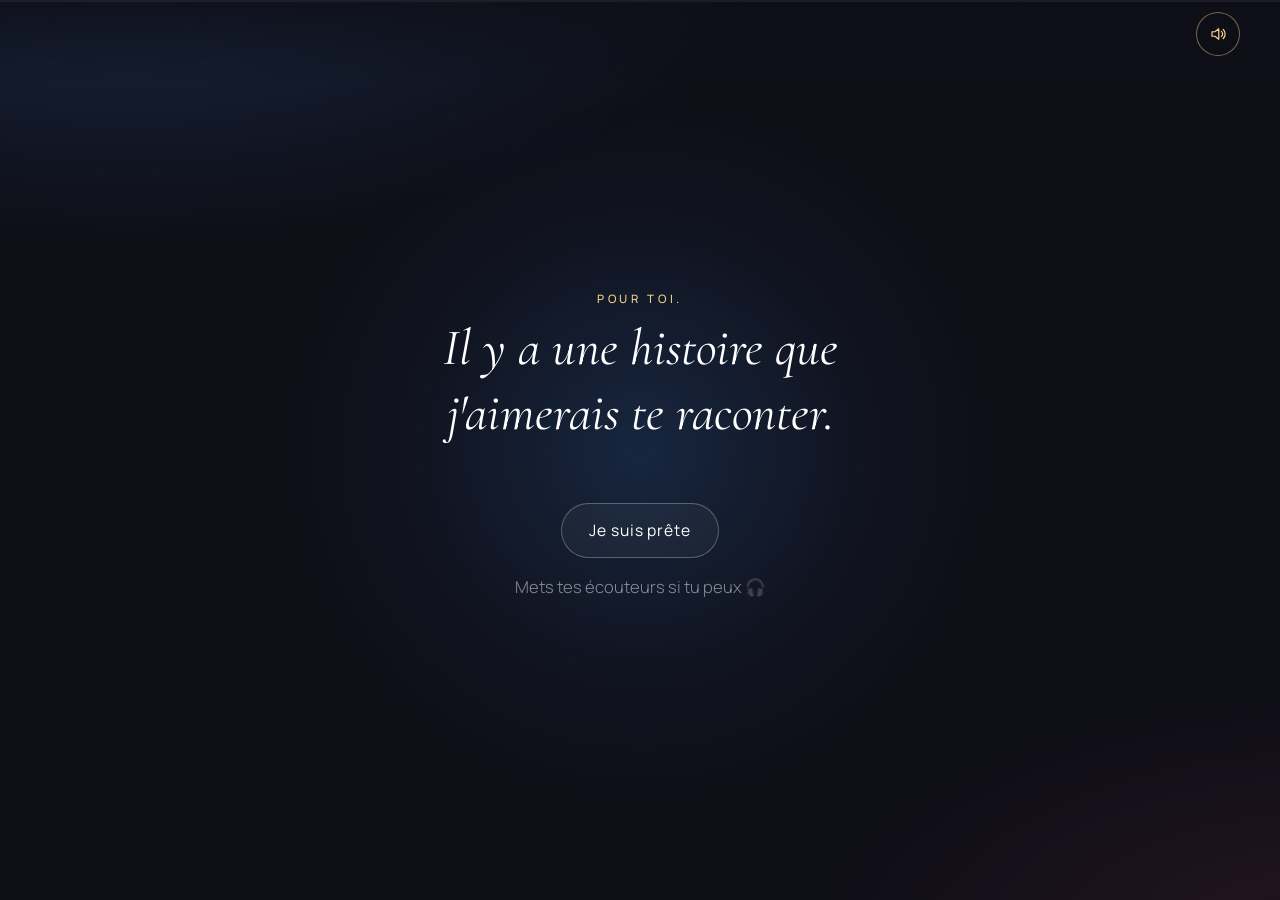
<file: index.html>
<!doctype html>
<html lang="fr">
<head>
    <meta charset="utf-8">
    <meta name="viewport" content="width=device-width, initial-scale=1, viewport-fit=cover">
    <meta name="theme-color" content="#0F0F18">
    <meta name="robots" content="noindex, nofollow">
    <link rel="icon" href="data:image/svg+xml,%3Csvg xmlns=%27http://www.w3.org/2000/svg%27 viewBox=%270 0 100 100%27%3E%3Ctext y=%27.9em%27 font-size=%2790%27%3E%F0%9F%92%99%3C/text%3E%3C/svg%3E">
    <title>Notre histoire</title>
    <link rel="preconnect" href="https://fonts.googleapis.com">
    <link rel="preconnect" href="https://fonts.gstatic.com" crossorigin>
    <link rel="stylesheet" href="https://fonts.googleapis.com/css2?family=Cormorant+Garamond:ital,wght@0,400;0,500;1,400;1,500&family=Manrope:wght@300;400;500&display=swap">
    <link rel="stylesheet" href="css/style.css">
    <link rel="stylesheet" href="css/animations.css">
    <link rel="stylesheet" href="css/accueil.css">
    <script>document.documentElement.classList.add("js");</script>
</head>
<body data-page="accueil" data-music="anonyme">
    <div class="voile" aria-hidden="true"></div>

    <main>
        <section class="scene accueil" data-particules="16">
            <div class="accueil__halo" aria-hidden="true"></div>

            <!-- Écran 1 : l'invitation -->
            <div class="contenu accueil__seuil" id="seuil">
                <p class="chapitre reveal">Pour <span data-prenom>toi</span>.</p>
                <p class="grand reveal" style="--d:.5s">Il y a une histoire que j'aimerais te raconter.</p>
                <div class="suite reveal" style="--d:1.2s">
                    <button class="btn" type="button" id="ouvrir">Je suis prête</button>
                    <p class="discret">Mets tes écouteurs si tu peux&nbsp;🎧</p>
                </div>
            </div>

            <!-- Écran 2 : apparaît après « Je suis prête » -->
            <div class="contenu lignes accueil__recit" id="recit" hidden>
                <p class="grand reveal" data-manuel data-pause="2200">Ce n'est pas une histoire inventée.</p>
                <p class="doux reveal" data-manuel data-pause="2400">C'est la nôtre.<br>Enfin… surtout la façon dont je l'ai vécue, de mon côté.</p>
                <p class="doux reveal" data-manuel data-pause="1800">Prends ton temps.<br>Il n'y a rien à faire, à part lire.</p>
                <div class="suite reveal" data-manuel>
                    <a class="btn btn--plein" href="histoire.html">Commencer <span class="btn__fleche" aria-hidden="true">→</span></a>
                </div>
            </div>
        </section>
    </main>

    <script src="js/config.js" defer></script>
    <script src="js/animations.js" defer></script>
    <script src="js/audio.js" defer></script>
    <script src="js/navigation.js" defer></script>
    <script src="js/main.js" defer></script>
    <script src="js/accueil.js" defer></script>
</body>
</html>
</file>
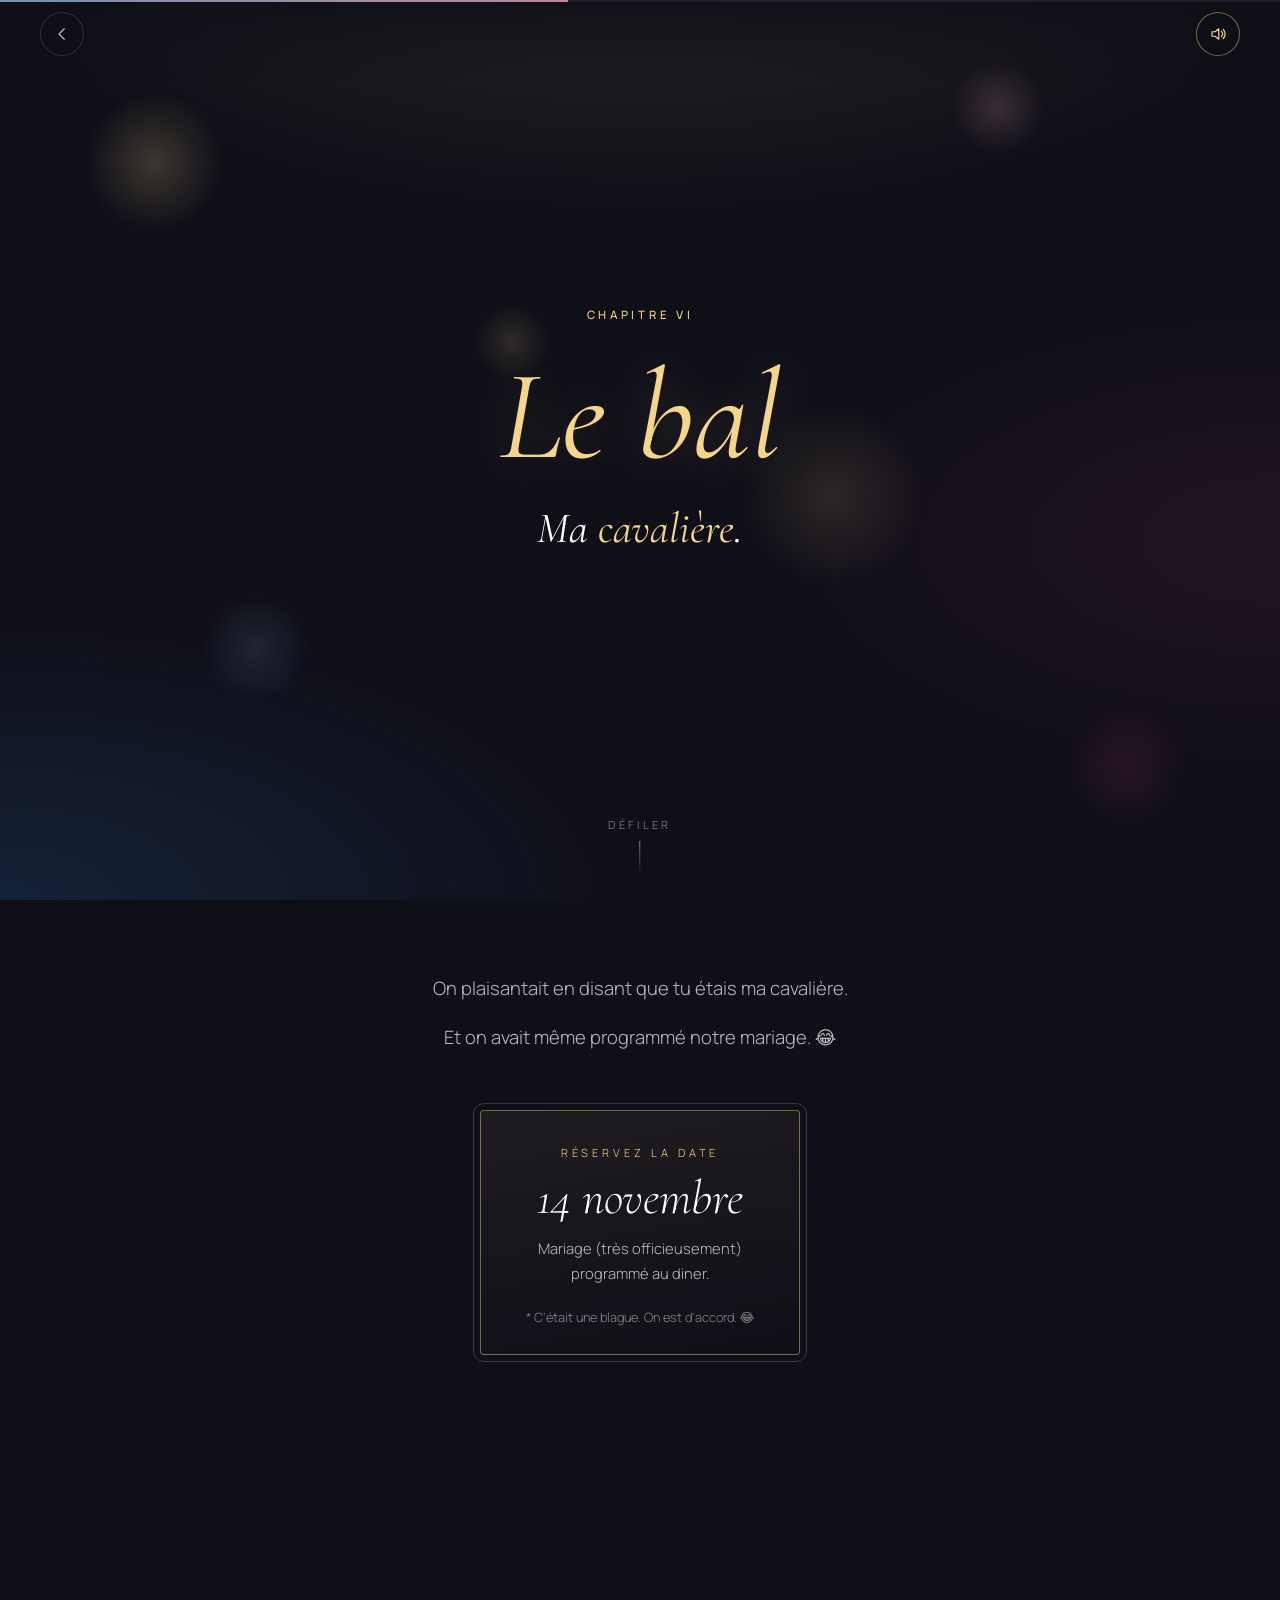
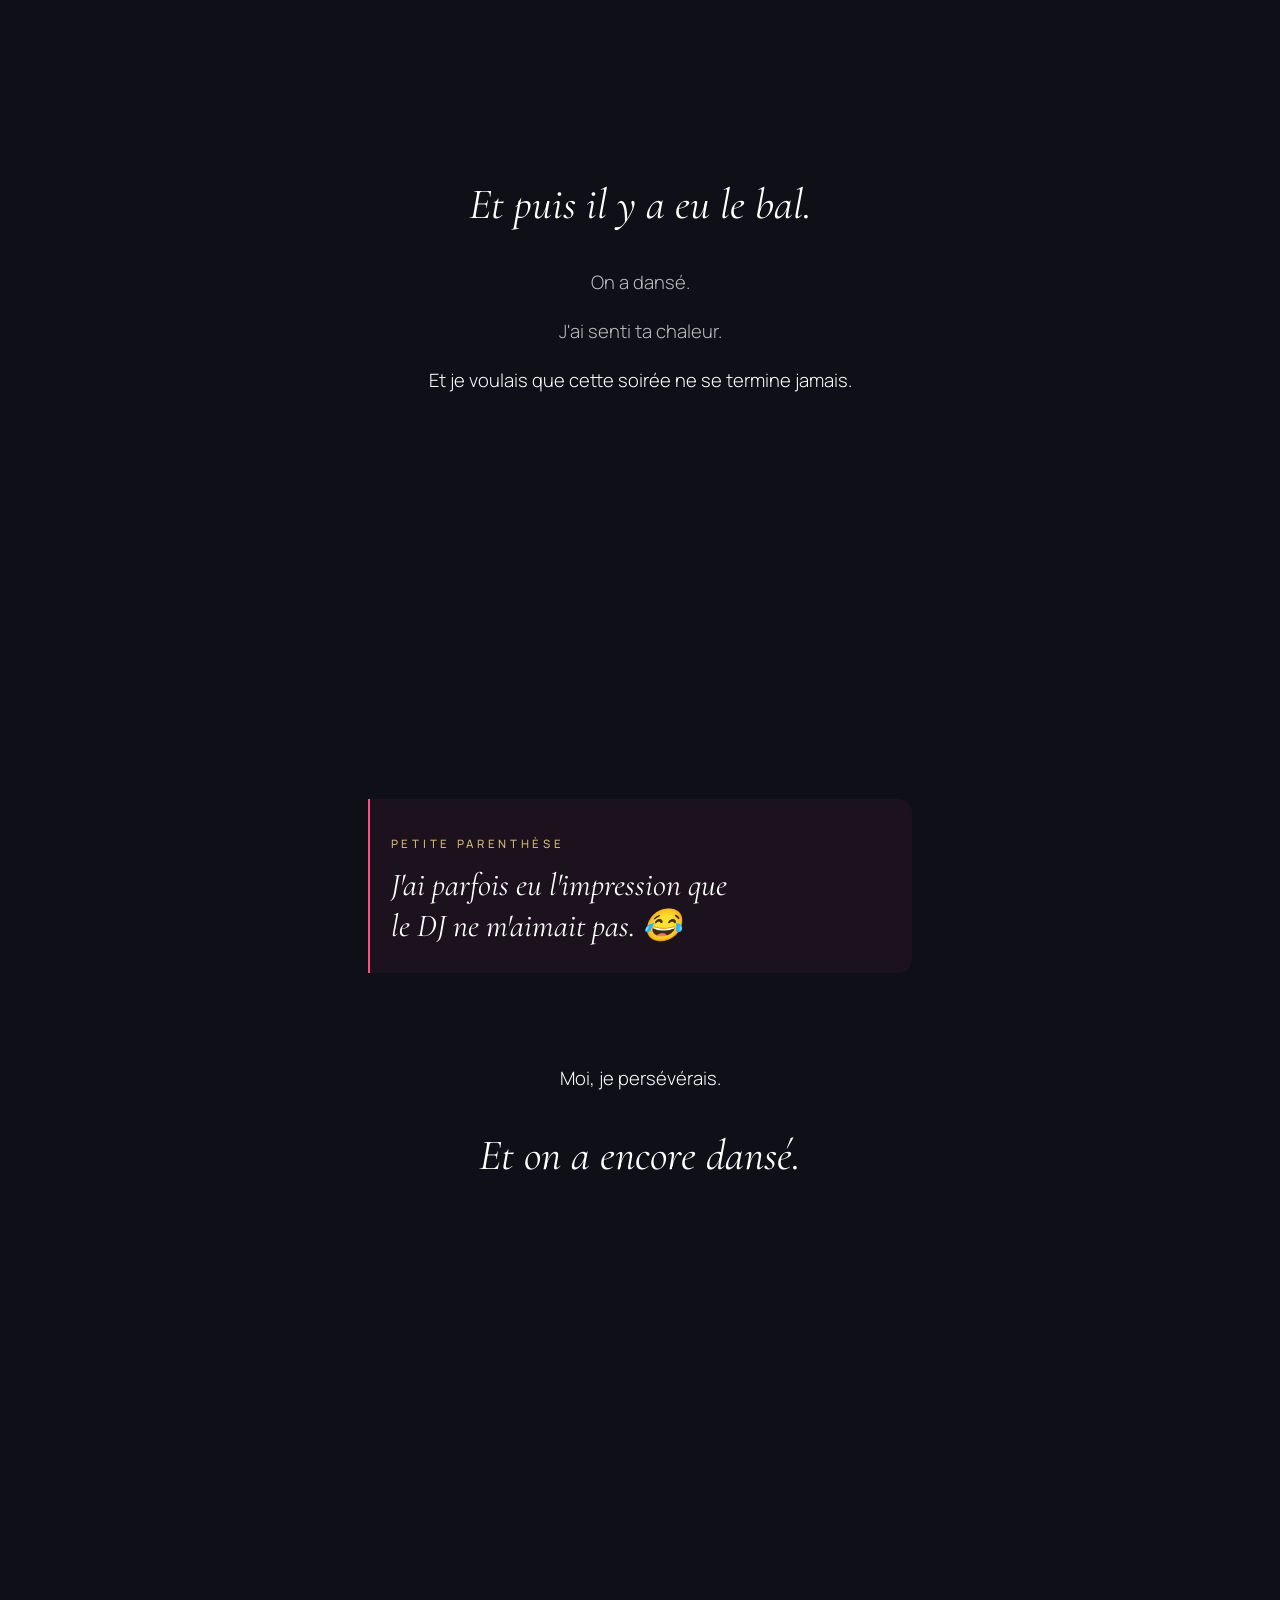
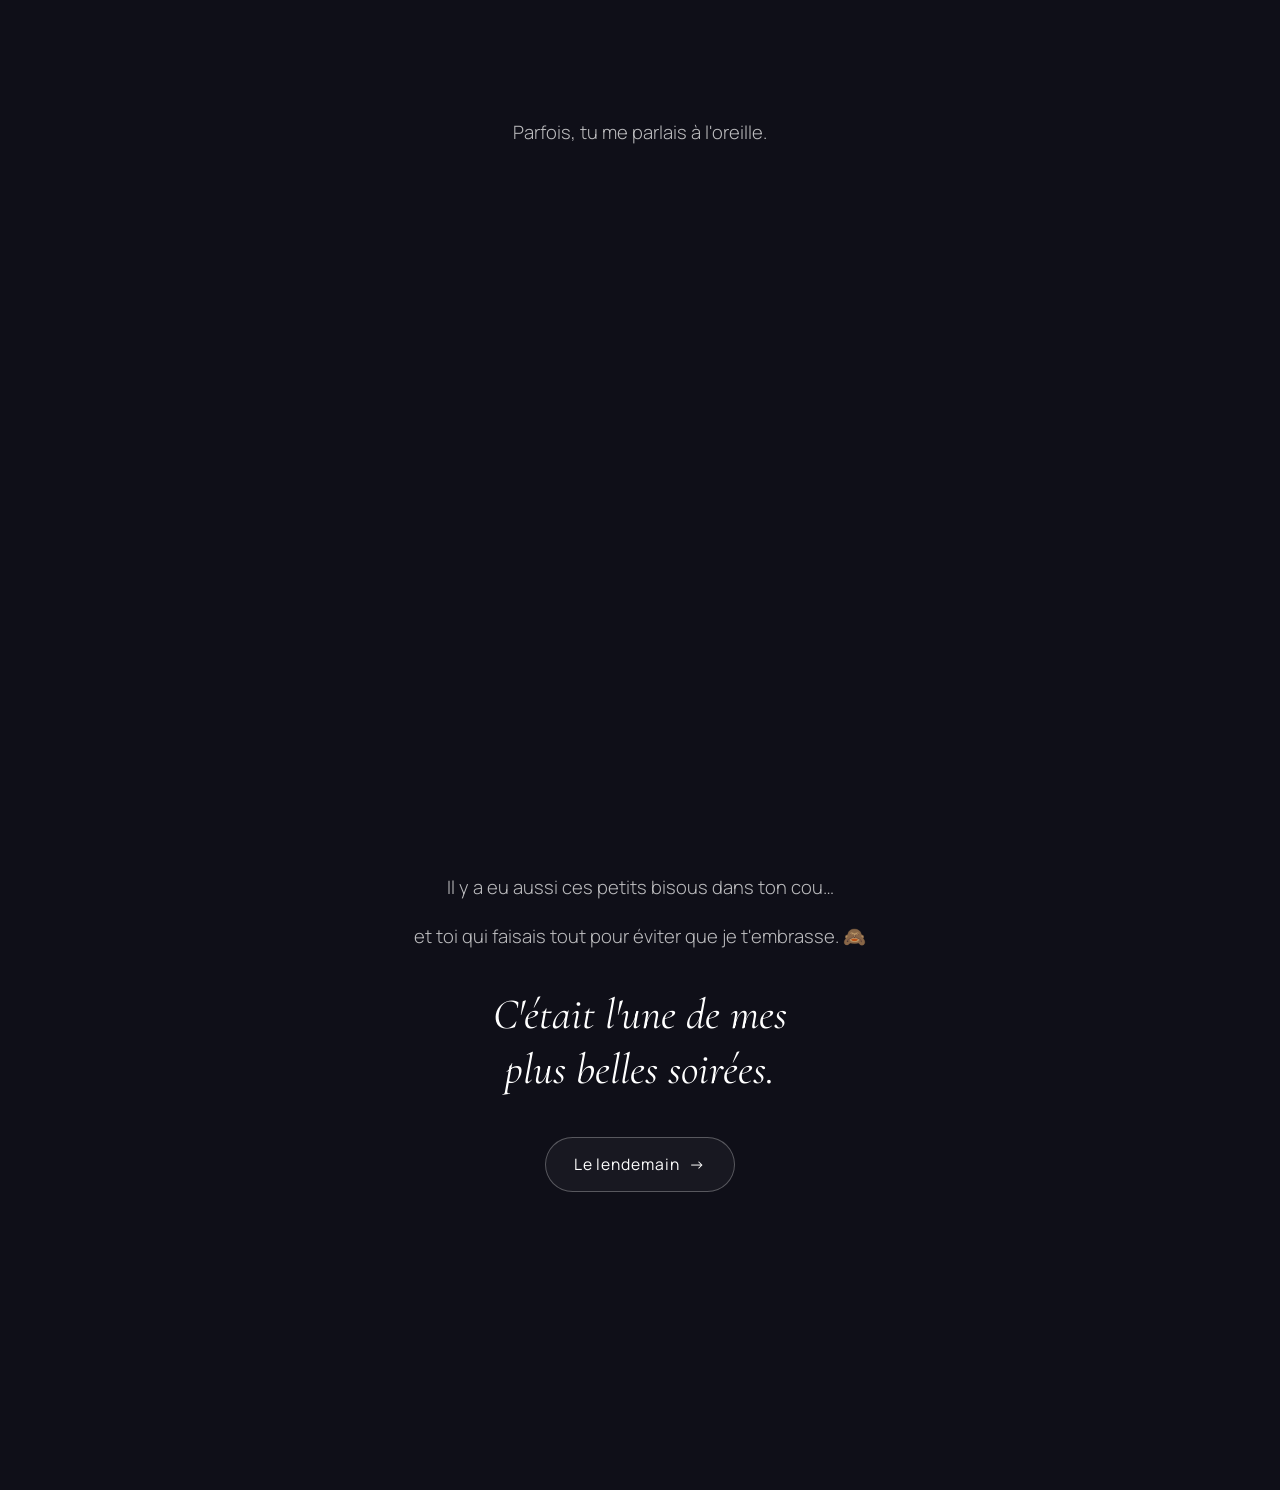
<file: bal.html>
<!doctype html>
<html lang="fr">
  <head>
    <meta charset="utf-8" />
    <meta
      name="viewport"
      content="width=device-width, initial-scale=1, viewport-fit=cover"
    />
    <meta name="theme-color" content="#0F0F18" />
    <meta name="robots" content="noindex, nofollow" />
    <link
      rel="icon"
      href="data:image/svg+xml,%3Csvg xmlns=%27http://www.w3.org/2000/svg%27 viewBox=%270 0 100 100%27%3E%3Ctext y=%27.9em%27 font-size=%2790%27%3E%F0%9F%92%99%3C/text%3E%3C/svg%3E"
    />
    <title>Notre histoire — Le bal</title>
    <link rel="preconnect" href="https://fonts.googleapis.com" />
    <link rel="preconnect" href="https://fonts.gstatic.com" crossorigin />
    <link
      rel="stylesheet"
      href="https://fonts.googleapis.com/css2?family=Cormorant+Garamond:ital,wght@0,400;0,500;1,400;1,500&family=Manrope:wght@300;400;500&display=swap"
    />
    <link rel="stylesheet" href="css/style.css" />
    <link rel="stylesheet" href="css/animations.css" />
    <link rel="stylesheet" href="css/bal.css" />
    <script>
      document.documentElement.classList.add("js");
    </script>
  </head>
  <body data-page="bal" data-music="bal">
    <div class="voile" aria-hidden="true"></div>

    <!-- Lumières chaudes du bal, fixes derrière tout le chapitre -->
    <div class="lumieres" aria-hidden="true">
      <span
        style="
          --x: 12%;
          --y: 18%;
          --s: 9rem;
          --dx: 14px;
          --dy: -10px;
          --c: rgba(245, 213, 138, 0.2);
        "
      ></span>
      <span
        style="
          --x: 78%;
          --y: 12%;
          --s: 6rem;
          --dx: -10px;
          --dy: 14px;
          --c: rgba(255, 182, 201, 0.16);
        "
      ></span>
      <span
        style="
          --x: 65%;
          --y: 55%;
          --s: 12rem;
          --dx: 12px;
          --dy: 10px;
          --c: rgba(245, 213, 138, 0.12);
        "
      ></span>
      <span
        style="
          --x: 20%;
          --y: 72%;
          --s: 7rem;
          --dx: -12px;
          --dy: -12px;
          --c: rgba(156, 195, 238, 0.13);
        "
      ></span>
      <span
        style="
          --x: 88%;
          --y: 85%;
          --s: 8rem;
          --dx: -8px;
          --dy: -16px;
          --c: rgba(255, 79, 129, 0.1);
        "
      ></span>
      <span
        style="
          --x: 40%;
          --y: 38%;
          --s: 5rem;
          --dx: 10px;
          --dy: 12px;
          --c: rgba(245, 213, 138, 0.14);
        "
      ></span>
    </div>

    <main>
      <!-- ============ CHAPITRE VI — LE BAL ============ -->
      <section class="scene bal-ouverture">
        <div class="contenu">
          <span class="chapitre reveal">Chapitre VI</span>
          <h1 class="bal-titre reveal reveal--flou" style="--d: 0.4s">
            Le bal
          </h1>
          <p class="grand reveal" style="--d: 1.2s">
            Ma <span class="or">cavalière</span>.
          </p>
        </div>
        <span class="indice-scroll" aria-hidden="true">Défiler</span>
      </section>

      <section class="scene scene--libre">
        <div class="contenu lignes">
          <p class="doux reveal">
            On plaisantait en disant que tu étais ma cavalière.
          </p>
          <p class="doux reveal" style="--d: 0.6s">
            Et on avait même programmé notre mariage. 😂
          </p>
        </div>

        <!-- La blague du 14 novembre : une fausse invitation, clairement une blague -->
        <aside
          class="invitation reveal"
          style="--d: 1s"
          aria-label="La blague du 14 septembre"
        >
          <p class="invitation__sur">Réservez la date</p>
          <p class="invitation__date">14 novembre</p>
          <p class="invitation__sous">
            Mariage (très officieusement) programmé au diner.
          </p>
          <p class="invitation__note">
            * C'était une blague. On est d'accord. 😂
          </p>
        </aside>
      </section>

      <section class="scene">
        <div class="contenu lignes" data-cascade=".6">
          <p class="reveal grand">Et puis il y a eu le bal.</p>
          <p class="reveal doux">On a dansé.</p>
          <p class="reveal doux">J'ai senti ta chaleur.</p>
          <p class="reveal">
            Et je voulais que cette soirée ne se termine jamais.
          </p>
        </div>
      </section>

      <!-- Le DJ -->
      <section class="scene scene--libre">
        <div class="contenu">
          <div class="aparte reveal">
            <span class="chapitre">Petite parenthèse</span>
            <p class="grand">
              J'ai parfois eu l'impression que le DJ ne m'aimait pas. 😂
            </p>
          </div>
          <div class="lignes" data-cascade=".5">
            <p class="reveal doux">Toi, tu trouvais des excuses pour partir.</p>
            <p class="reveal">Moi, je persévérais.</p>
            <p class="reveal grand">Et on a encore dansé.</p>
          </div>
        </div>
      </section>

      <section class="scene">
        <div class="contenu lignes">
          <p class="doux reveal">Parfois, tu me parlais à l'oreille.</p>

          <!-- La phrase qu'il refuse d'accepter : n'apparaît que si CONFIG.textes.balPhrase est rempli.
                     [INSÉRER ICI LA PHRASE / LE MOT QU'ELLE A DIT] -->
          <div class="phrase-refusee" data-si-texte>
            <p class="doux reveal" style="--d: 0.8s">
              Et il y a cette phrase que tu as dite…
            </p>
            <blockquote class="grand reveal" style="--d: 1.6s">
              « <span data-texte="balPhrase"></span> »
            </blockquote>
            <p class="discret reveal" style="--d: 2.4s">
              … que je refuse officiellement d'accepter dans mon récit. 😌<br />(Tu
              sais très bien pourquoi.)
            </p>
          </div>
        </div>
      </section>

      <section class="scene">
        <div class="contenu lignes" data-cascade=".7">
          <p class="reveal doux">
            Il y a eu aussi ces petits bisous dans ton cou…
          </p>
          <p class="reveal doux">
            et toi qui faisais tout pour éviter que je t'embrasse. 🙈
          </p>
          <p class="reveal grand">C'était l'une de mes plus belles soirées.</p>
          <div class="suite reveal">
            <a class="btn" href="declaration.html"
              >Le lendemain
              <span class="btn__fleche" aria-hidden="true">→</span></a
            >
          </div>
        </div>
      </section>
    </main>

    <script src="js/config.js" defer></script>
    <script src="js/animations.js" defer></script>
    <script src="js/audio.js" defer></script>
    <script src="js/navigation.js" defer></script>
    <script src="js/main.js" defer></script>
  </body>
</html>
</file>
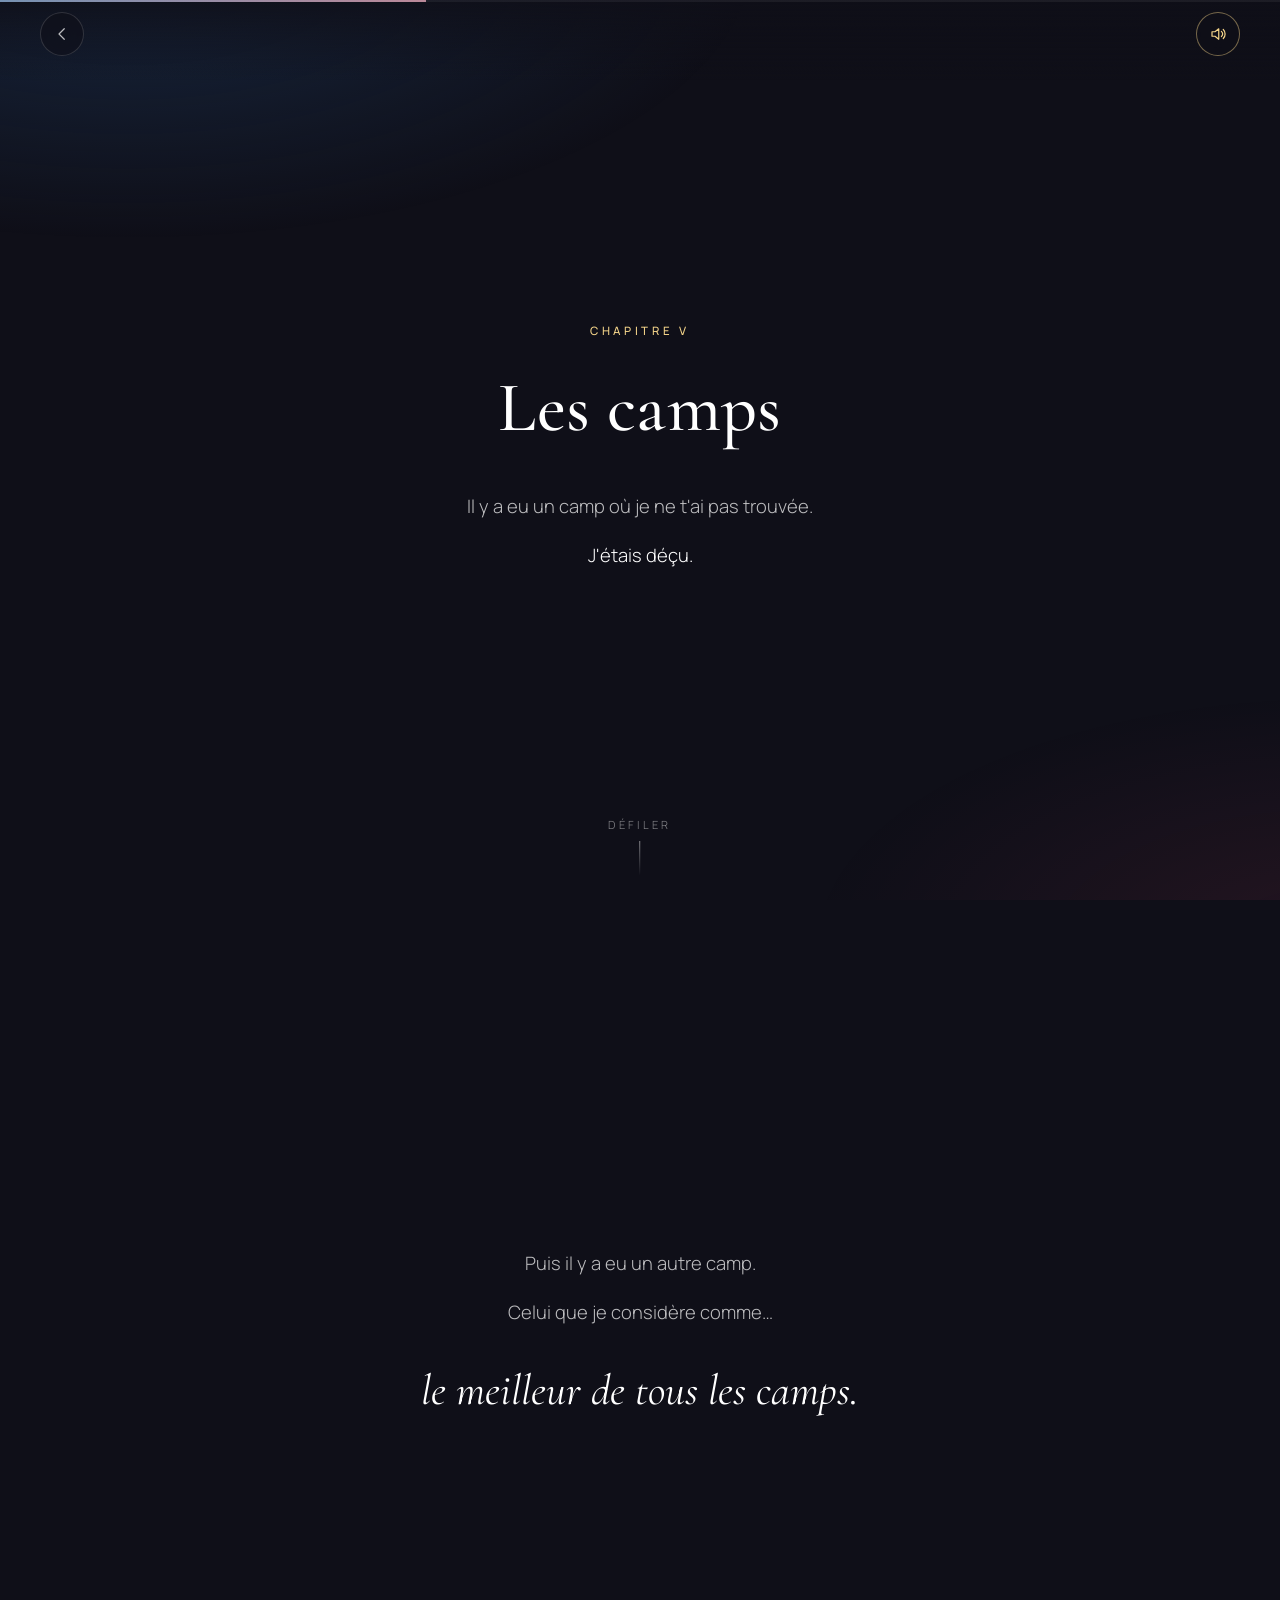
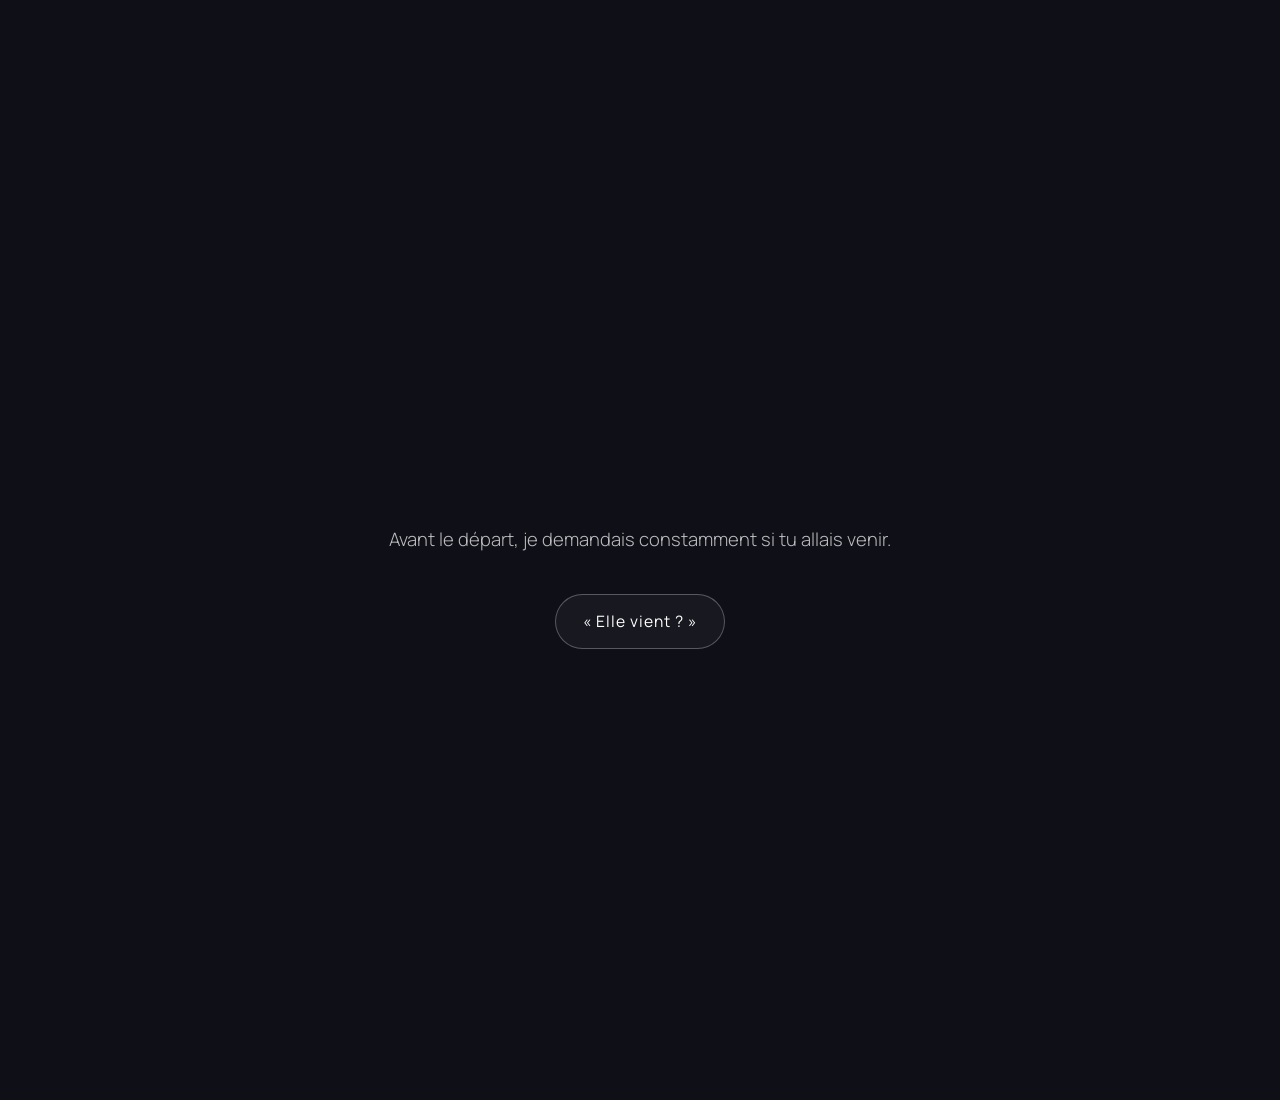
<file: camp.html>
<!doctype html>
<html lang="fr">
<head>
    <meta charset="utf-8">
    <meta name="viewport" content="width=device-width, initial-scale=1, viewport-fit=cover">
    <meta name="theme-color" content="#0F0F18">
    <meta name="robots" content="noindex, nofollow">
    <link rel="icon" href="data:image/svg+xml,%3Csvg xmlns=%27http://www.w3.org/2000/svg%27 viewBox=%270 0 100 100%27%3E%3Ctext y=%27.9em%27 font-size=%2790%27%3E%F0%9F%92%99%3C/text%3E%3C/svg%3E">
    <title>Notre histoire — Les camps</title>
    <link rel="preconnect" href="https://fonts.googleapis.com">
    <link rel="preconnect" href="https://fonts.gstatic.com" crossorigin>
    <link rel="stylesheet" href="https://fonts.googleapis.com/css2?family=Cormorant+Garamond:ital,wght@0,400;0,500;1,400;1,500&family=Manrope:wght@300;400;500&display=swap">
    <link rel="stylesheet" href="css/style.css">
    <link rel="stylesheet" href="css/animations.css">
    <link rel="stylesheet" href="css/camp.css">
    <script>document.documentElement.classList.add("js");</script>
</head>
<body data-page="camp" data-music="soleil">
    <div class="voile" aria-hidden="true"></div>

    <main>
        <!-- ============ CHAPITRE V — LES CAMPS ============ -->
        <section class="scene">
            <div class="contenu">
                <span class="chapitre reveal">Chapitre V</span>
                <h1 class="reveal reveal--flou" style="--d:.3s">Les camps</h1>
                <div class="lignes" data-cascade=".5">
                    <p class="reveal doux">Il y a eu un camp où je ne t'ai pas trouvée.</p>
                    <p class="reveal">J'étais déçu.</p>
                </div>
            </div>
            <span class="indice-scroll" aria-hidden="true">Défiler</span>
        </section>

        <section class="scene">
            <div class="contenu lignes">
                <p class="doux reveal">Puis il y a eu un autre camp.</p>
                <p class="doux reveal" style="--d:.7s">Celui que je considère comme…</p>
                <p class="grand reveal reveal--flou" style="--d:1.4s">le meilleur de tous les camps.</p>
            </div>
        </section>

        <section class="scene">
            <div class="contenu demande">
                <p class="doux reveal">Avant le départ, je demandais constamment si tu allais venir.</p>
                <div class="reveal" style="--d:.6s">
                    <button class="btn" type="button" id="demander">« Elle vient ? »</button>
                </div>
                <!-- Les réponses viennent de CONFIG.campReponses -->
                <ol class="reponses-camp" id="reponses-camp" aria-live="polite"></ol>
            </div>
        </section>

        <!-- La suite apparaît une fois toutes les réponses données -->
        <section class="scene" data-apres-camp hidden>
            <div class="contenu lignes">
                <p class="doux reveal">Alors j'avais fini par accepter l'idée…</p>
                <p class="grand reveal" style="--d:.9s">que tu ne viendrais pas.</p>
            </div>
        </section>

        <!-- ============ CUPIDON FRAPPE ============ -->
        <section class="scene frappe" data-apres-camp hidden>
            <div class="contenu lignes">
                <p class="grand reveal">Puis…<br>le jour du départ…</p>
                <p class="doux reveal" style="--d:1.2s">Apparemment, quelqu'un avait oublié de prévenir Cupidon.</p>
                <div class="cupidon" aria-hidden="true">
                    <svg viewBox="0 0 120 24"><g fill="none" stroke="currentColor" stroke-width="1.4" stroke-linecap="round" stroke-linejoin="round"><path d="M10 12h96"/><path d="M98 6l10 6-10 6"/><path d="M10 12l-6-5M10 12l-6 5M17 12l-6-5M17 12l-6 5"/></g></svg>
                </div>
                <p class="enorme frappe__revelation reveal reveal--flou" style="--d:2.4s">Tu étais là.</p>
            </div>
        </section>

        <section class="scene" data-apres-camp hidden>
            <div class="contenu lignes" data-cascade=".55">
                <p class="reveal doux">Je voulais rester calme.</p>
                <p class="reveal doux">Ne pas révéler ce que je ressentais.</p>
                <p class="reveal">Être simplement présent, si tu avais besoin de moi.</p>
                <p class="reveal discret">Puis je me suis dit :</p>
                <p class="reveal grand">« Pourquoi ne pas essayer de passer à l'étape suivante ? »</p>
                <div class="suite reveal">
                    <a class="btn" href="bal.html">Continuer <span class="btn__fleche" aria-hidden="true">→</span></a>
                </div>
            </div>
        </section>
    </main>

    <script src="js/config.js" defer></script>
    <script src="js/animations.js" defer></script>
    <script src="js/audio.js" defer></script>
    <script src="js/navigation.js" defer></script>
    <script src="js/main.js" defer></script>
    <script src="js/interactions.js" defer></script>
</body>
</html>
</file>
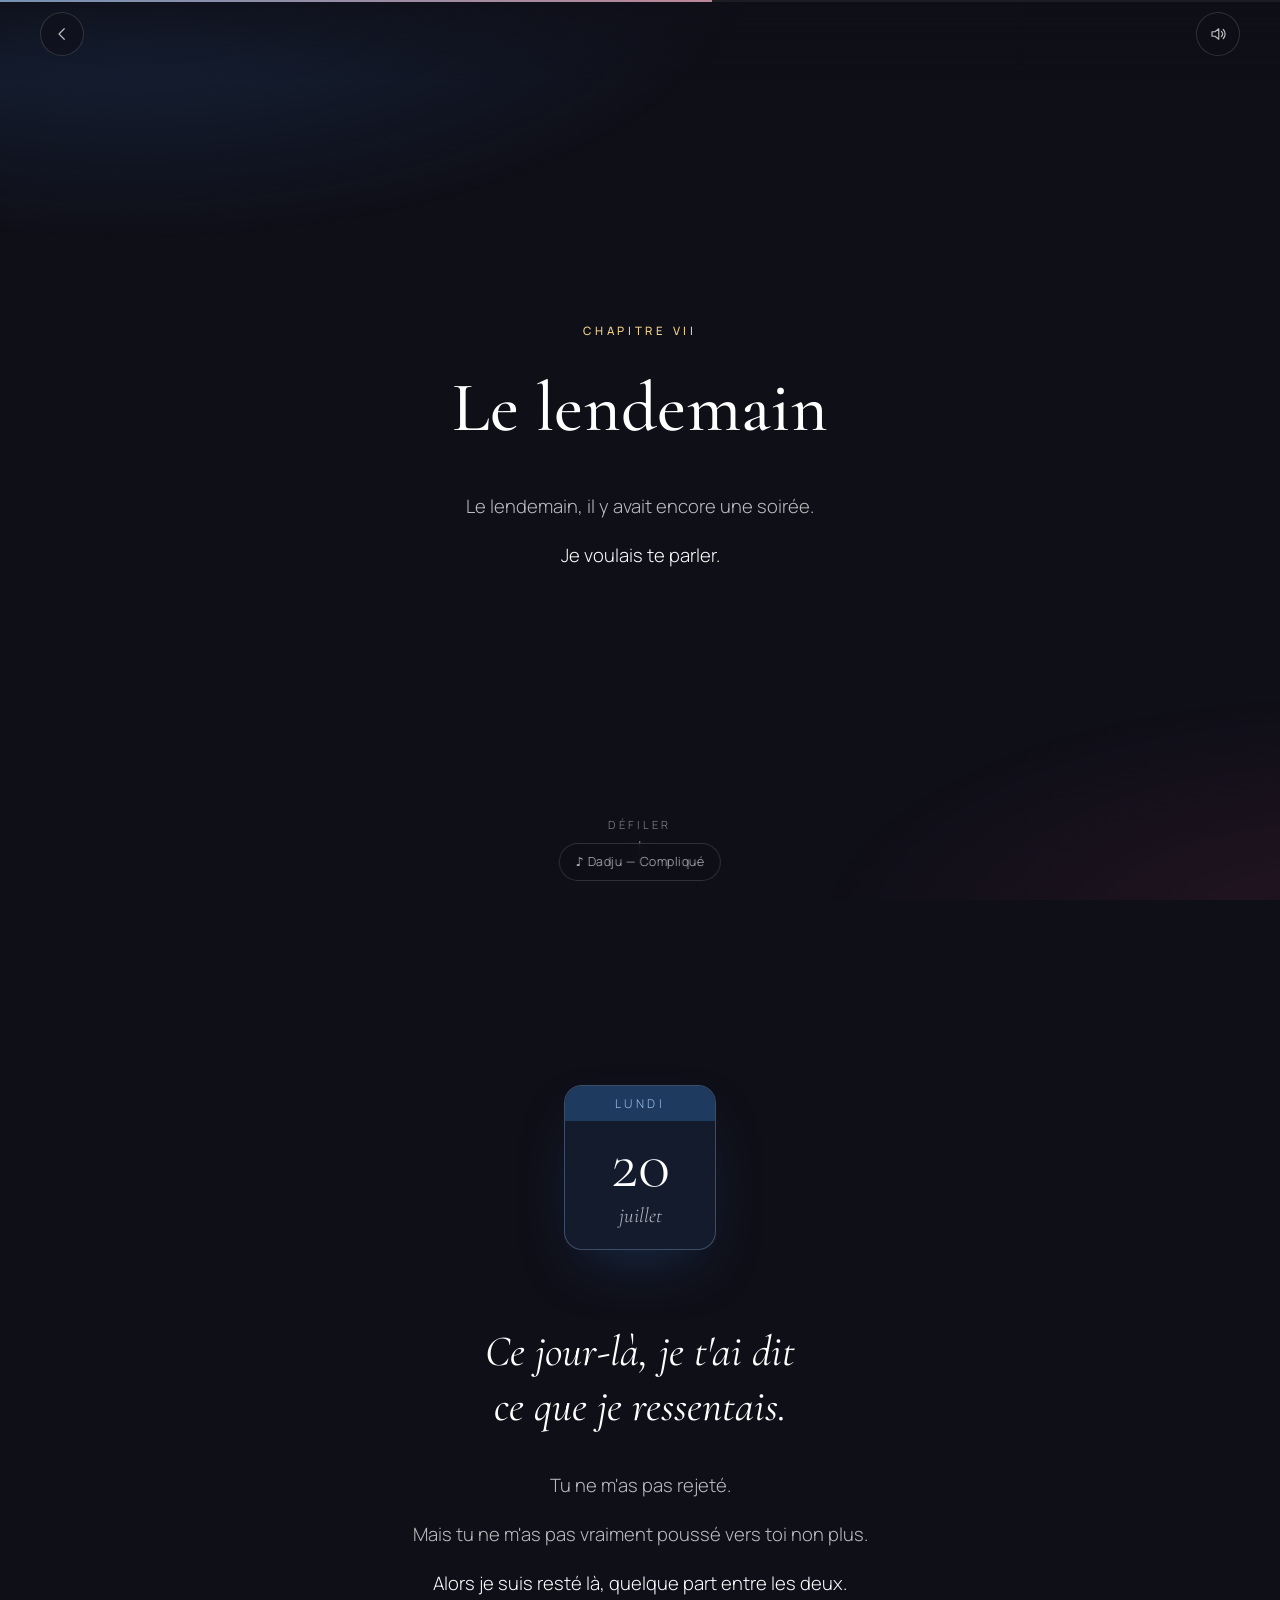
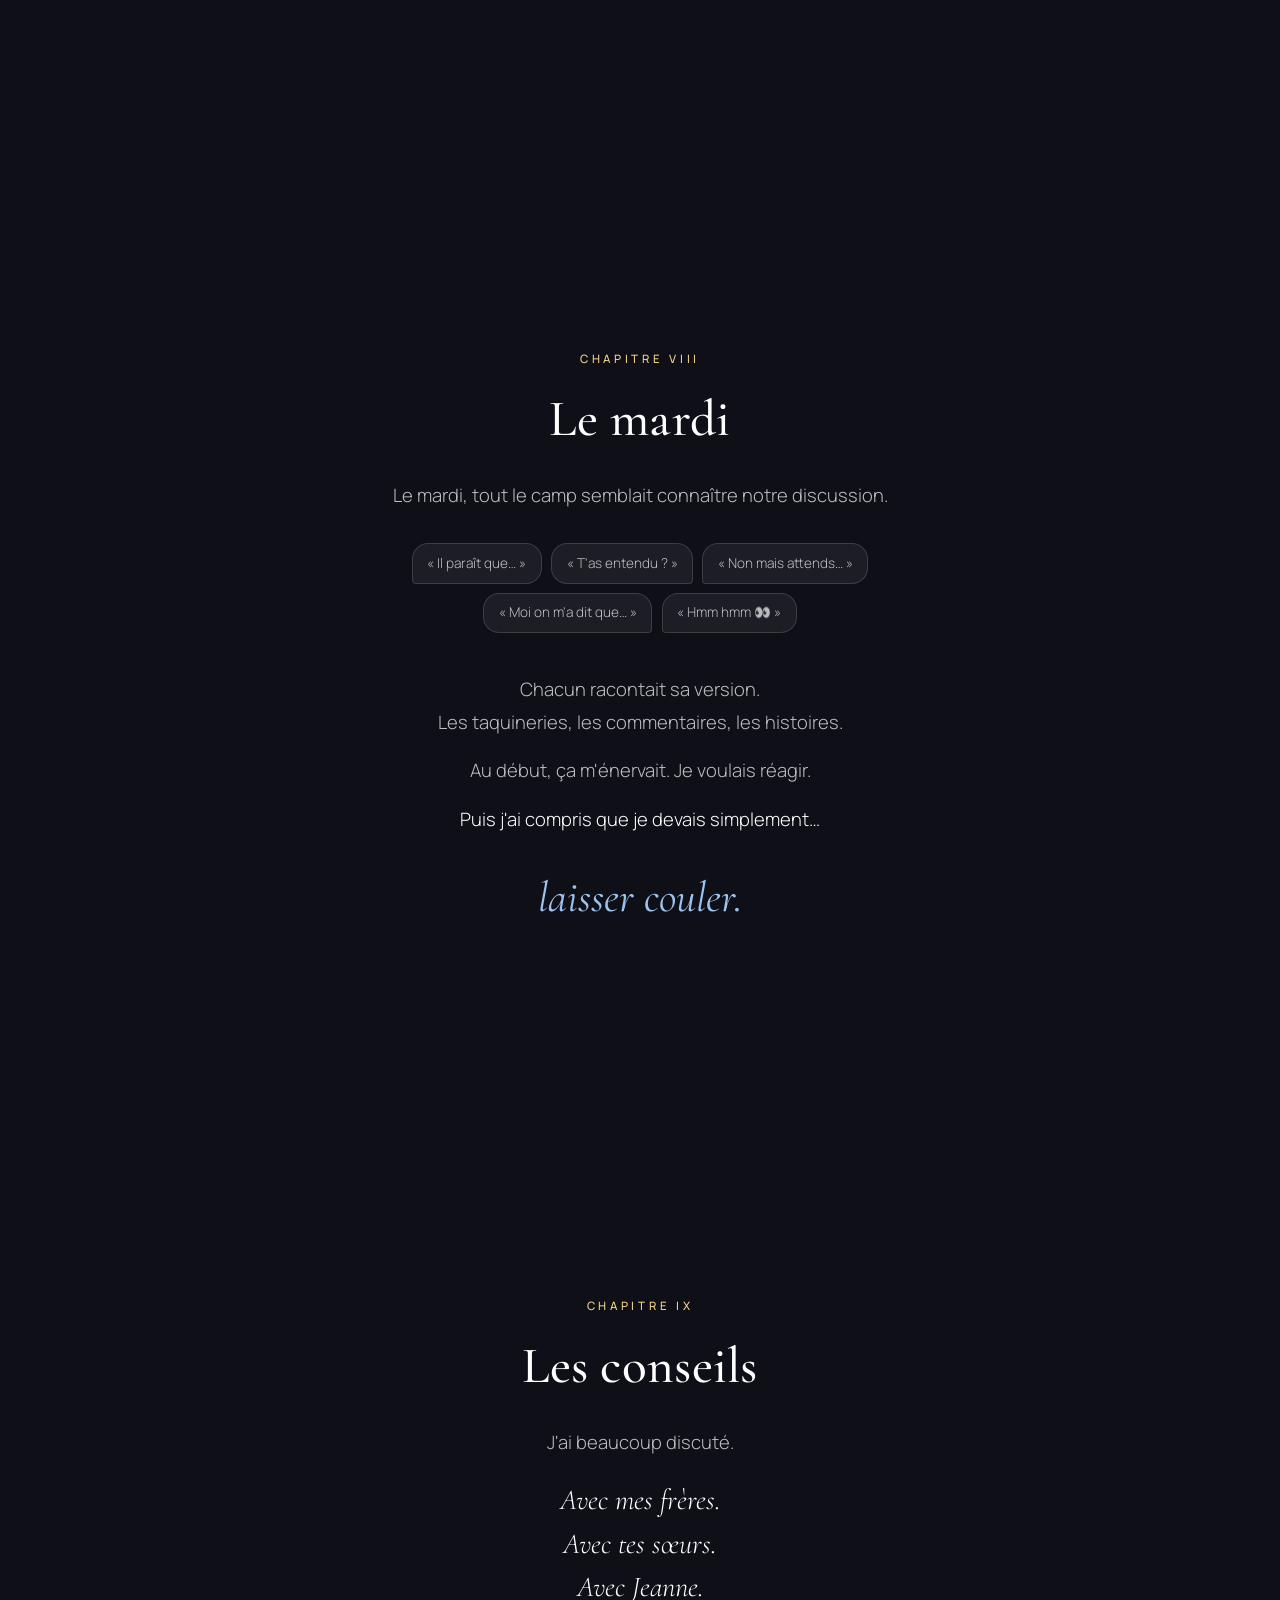
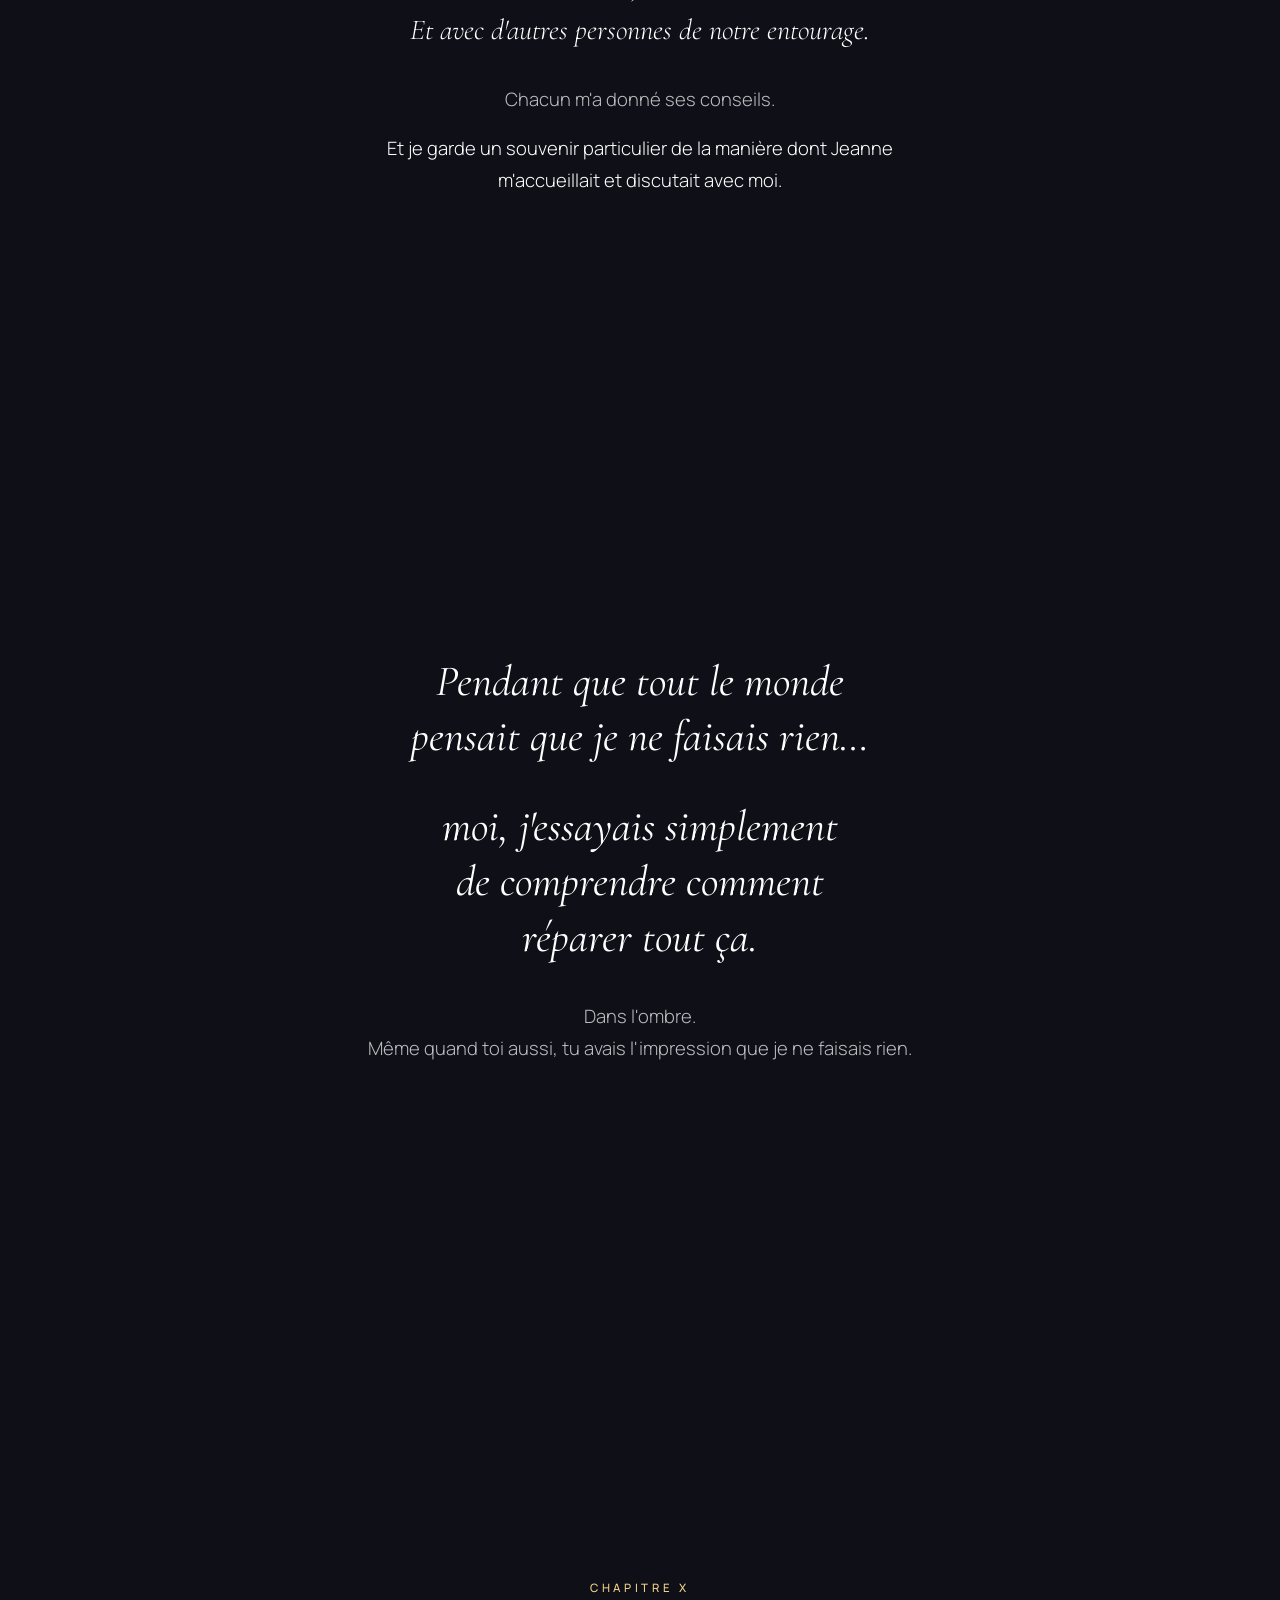
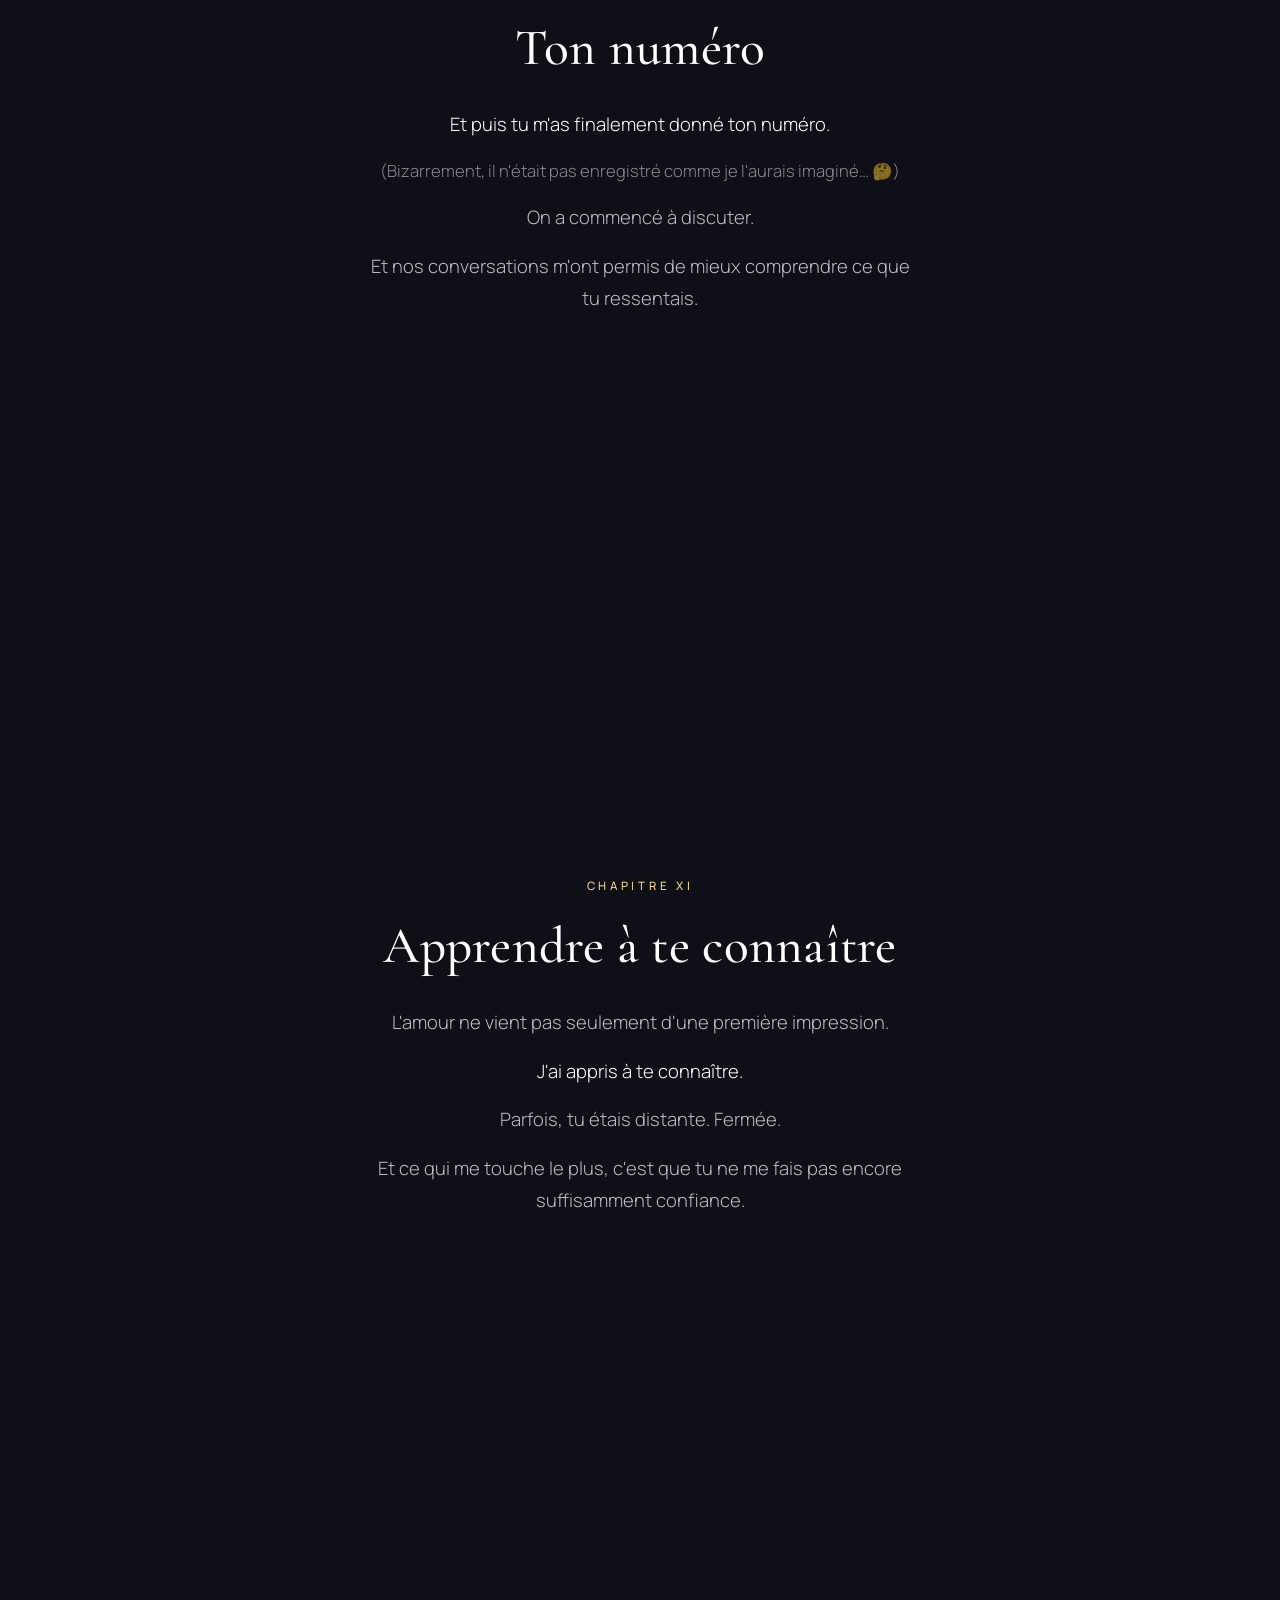
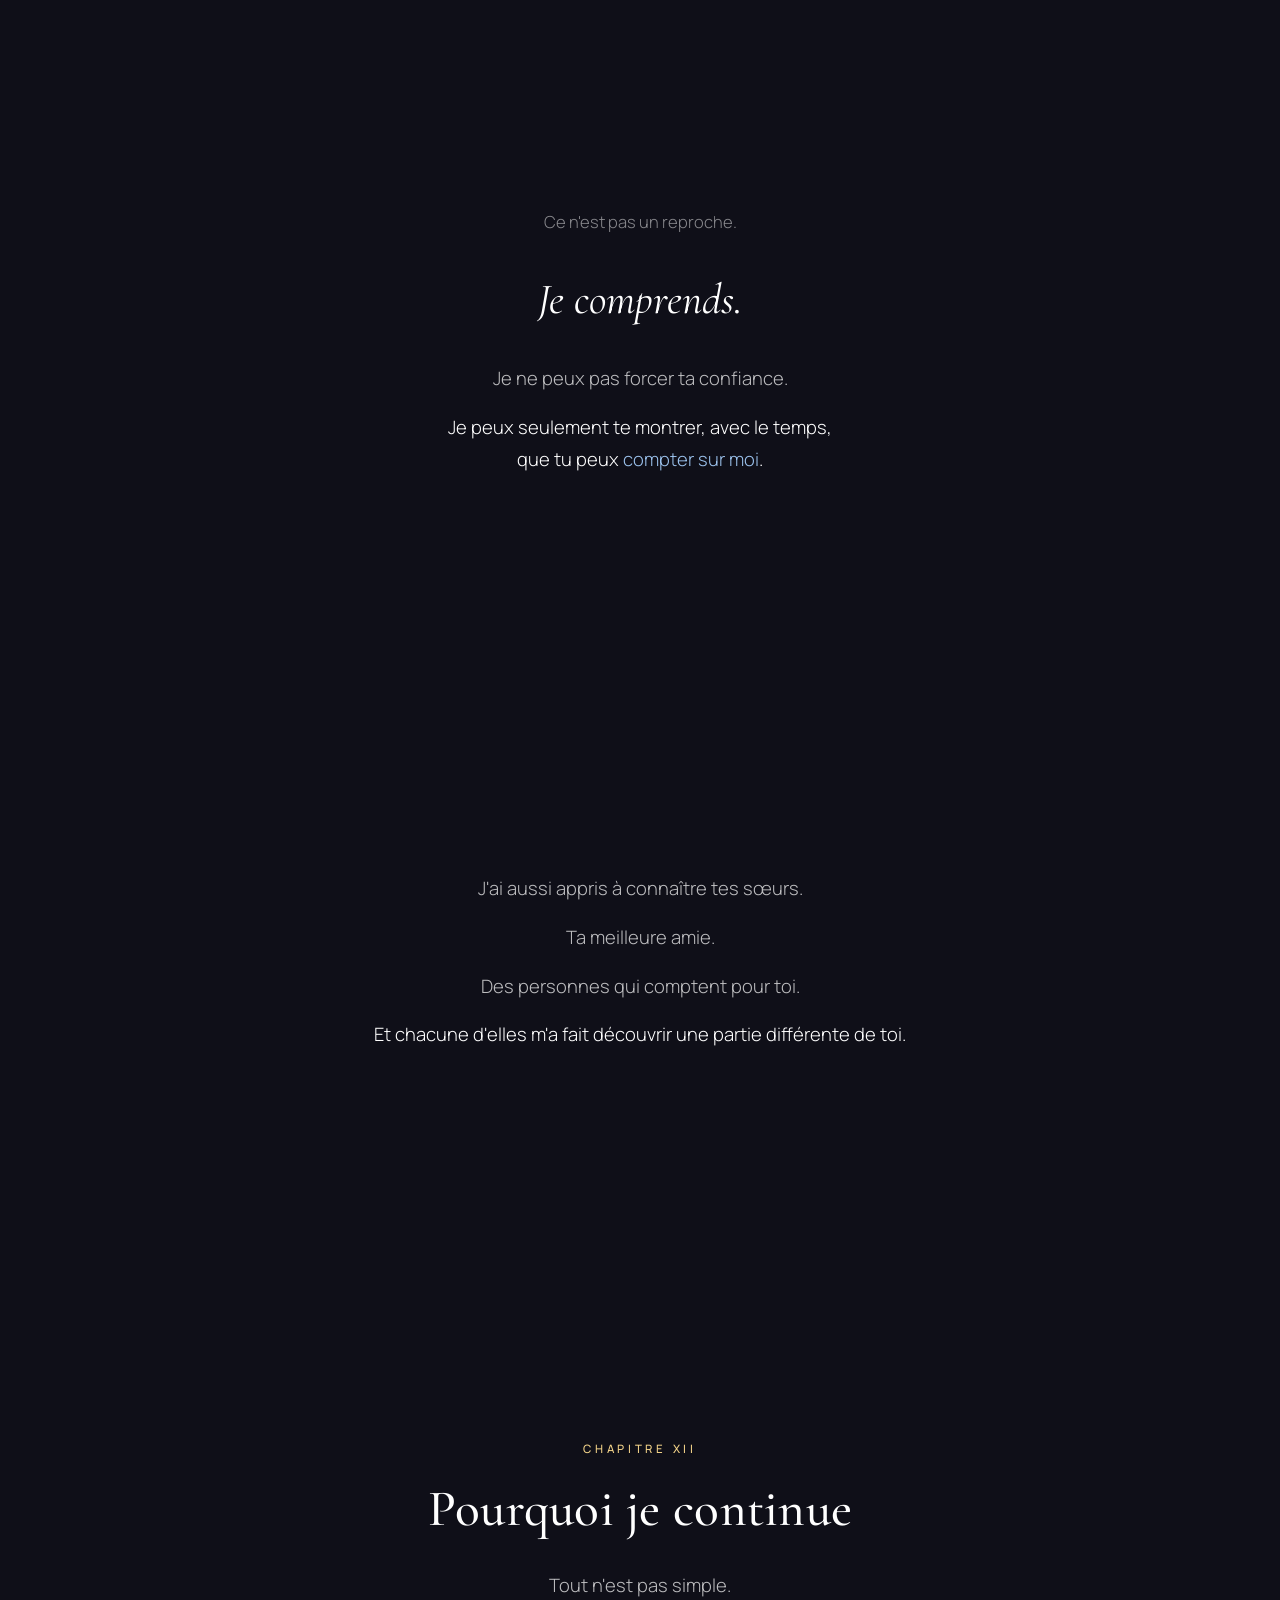
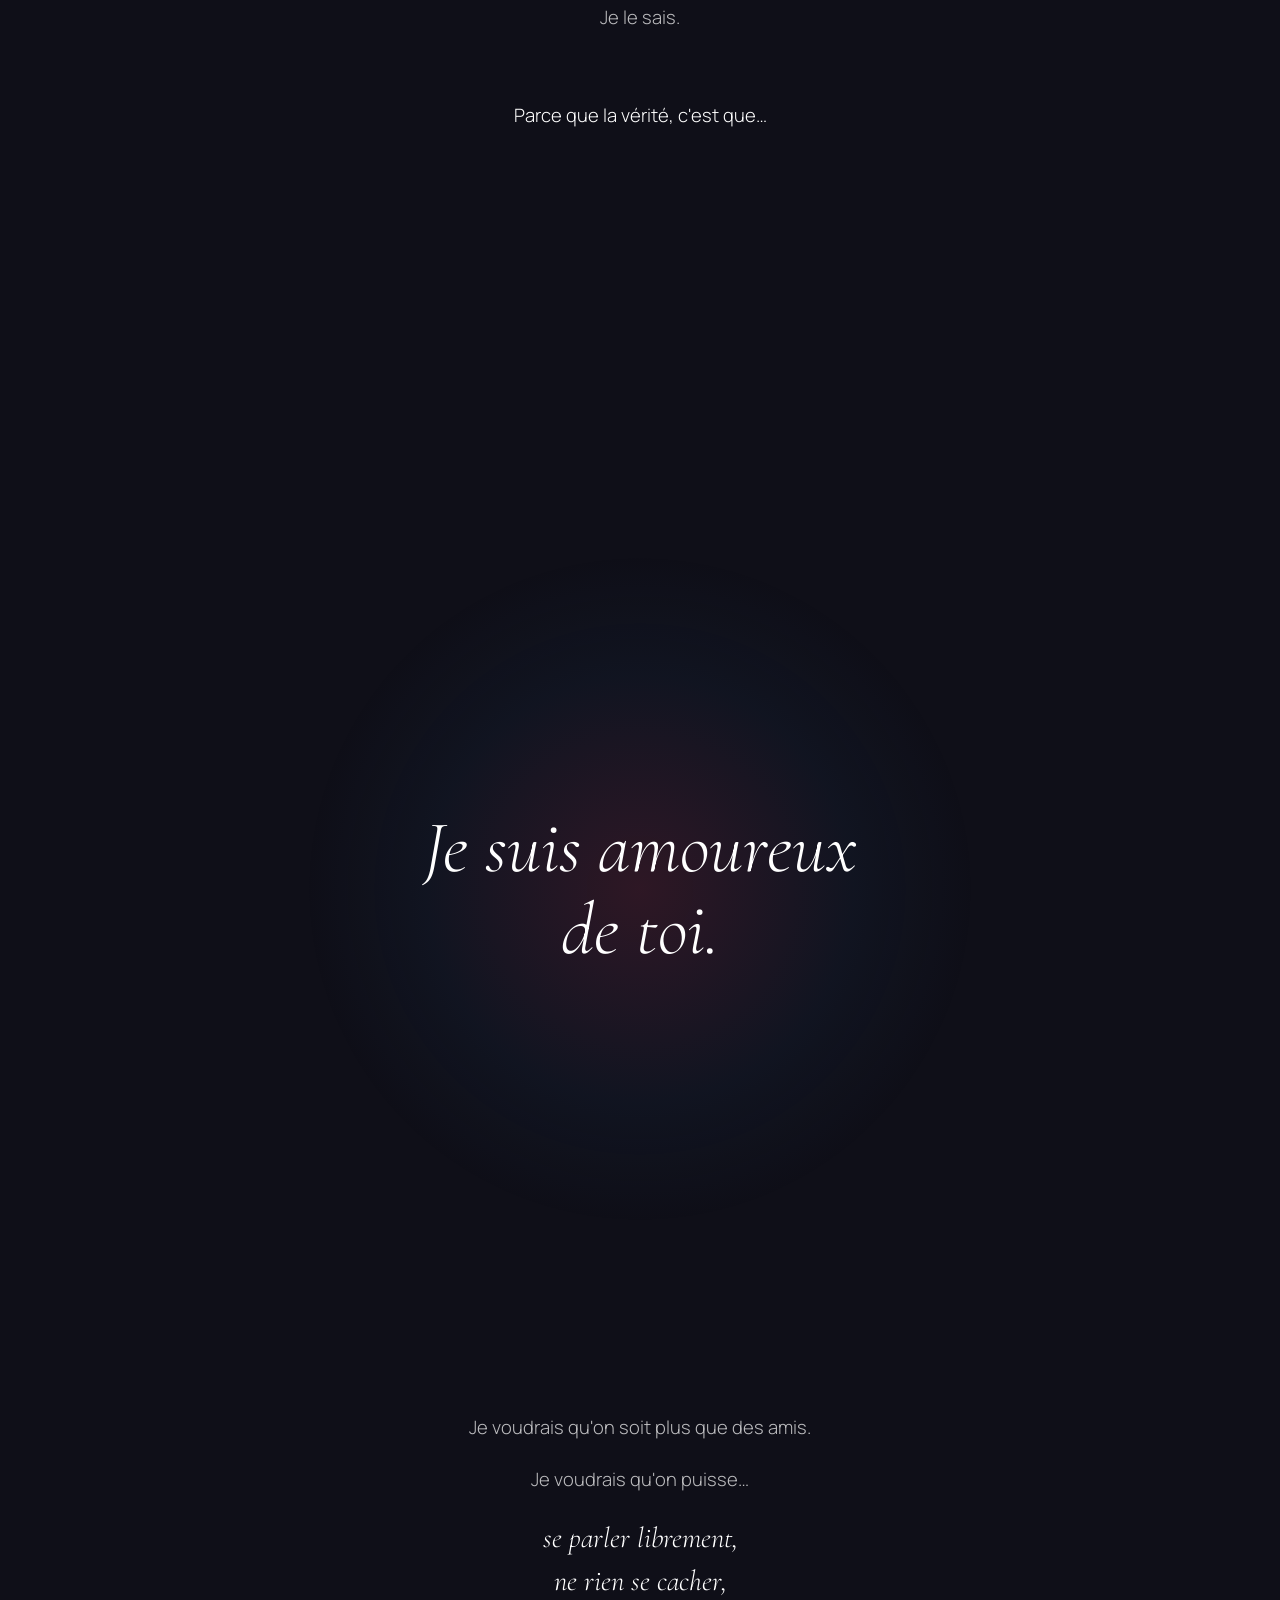
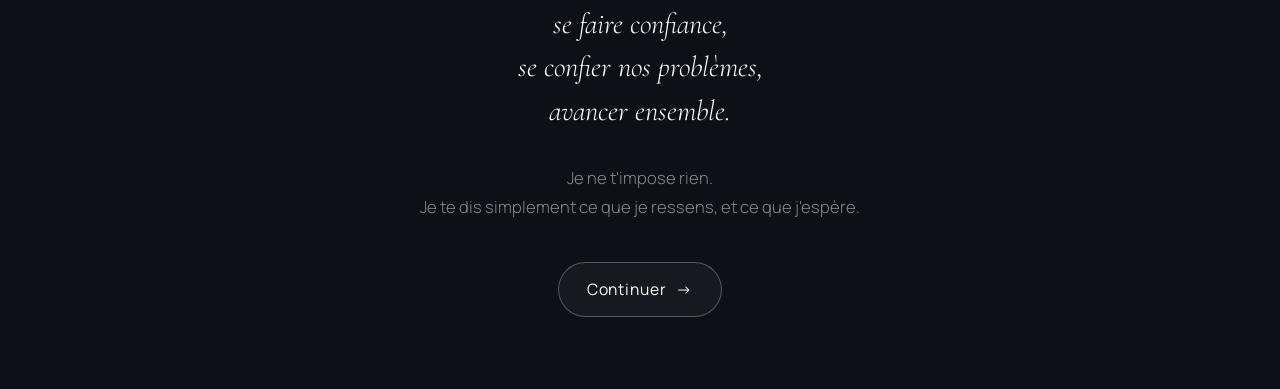
<file: declaration.html>
<!doctype html>
<html lang="fr">
<head>
    <meta charset="utf-8">
    <meta name="viewport" content="width=device-width, initial-scale=1, viewport-fit=cover">
    <meta name="theme-color" content="#0F0F18">
    <meta name="robots" content="noindex, nofollow">
    <link rel="icon" href="data:image/svg+xml,%3Csvg xmlns=%27http://www.w3.org/2000/svg%27 viewBox=%270 0 100 100%27%3E%3Ctext y=%27.9em%27 font-size=%2790%27%3E%F0%9F%92%99%3C/text%3E%3C/svg%3E">
    <title>Notre histoire — Le 20 juillet</title>
    <link rel="preconnect" href="https://fonts.googleapis.com">
    <link rel="preconnect" href="https://fonts.gstatic.com" crossorigin>
    <link rel="stylesheet" href="https://fonts.googleapis.com/css2?family=Cormorant+Garamond:ital,wght@0,400;0,500;1,400;1,500&family=Manrope:wght@300;400;500&display=swap">
    <link rel="stylesheet" href="css/style.css">
    <link rel="stylesheet" href="css/animations.css">
    <link rel="stylesheet" href="css/declaration.css">
    <script>document.documentElement.classList.add("js");</script>
</head>
<body data-page="declaration" data-music="complique">
    <div class="voile" aria-hidden="true"></div>

    <main>
        <!-- ============ CHAPITRE VII — LE LENDEMAIN ============ -->
        <section class="scene">
            <div class="contenu">
                <span class="chapitre reveal">Chapitre VII</span>
                <h1 class="reveal reveal--flou" style="--d:.3s">Le lendemain</h1>
                <div class="lignes" data-cascade=".5">
                    <p class="reveal doux">Le lendemain, il y avait encore une soirée.</p>
                    <p class="reveal">Je voulais te parler.</p>
                </div>
            </div>
            <span class="indice-scroll" aria-hidden="true">Défiler</span>
        </section>

        <section class="scene">
            <div class="contenu">
                <div class="calendrier reveal reveal--flou" role="img" aria-label="Lundi 20 juillet">
                    <span class="calendrier__jour">Lundi</span>
                    <span class="calendrier__num">20</span>
                    <span class="calendrier__mois">juillet</span>
                </div>
                <div class="lignes" data-cascade=".7">
                    <p class="reveal grand">Ce jour-là, je t'ai dit ce que je ressentais.</p>
                    <p class="reveal doux">Tu ne m'as pas rejeté.</p>
                    <p class="reveal doux">Mais tu ne m'as pas vraiment poussé vers toi non plus.</p>
                    <p class="reveal">Alors je suis resté là, quelque part entre les deux.</p>
                </div>
            </div>
        </section>

        <!-- ============ CHAPITRE VIII — LE MARDI ============ -->
        <section class="scene mardi">
            <div class="contenu">
                <span class="chapitre reveal">Chapitre VIII</span>
                <h2 class="reveal" style="--d:.3s">Le mardi</h2>
                <p class="doux reveal" style="--d:.6s">Le mardi, tout le camp semblait connaître notre discussion.</p>

                <div class="rumeurs" data-cascade=".25" aria-hidden="true">
                    <span class="reveal">« Il paraît que… »</span>
                    <span class="reveal">« T'as entendu ? »</span>
                    <span class="reveal">« Non mais attends… »</span>
                    <span class="reveal">« Moi on m'a dit que… »</span>
                    <span class="reveal">« Hmm hmm 👀 »</span>
                </div>

                <div class="lignes" data-cascade=".5">
                    <p class="reveal doux">Chacun racontait sa version.<br>Les taquineries, les commentaires, les histoires.</p>
                    <p class="reveal doux">Au début, ça m'énervait. Je voulais réagir.</p>
                    <p class="reveal">Puis j'ai compris que je devais simplement…</p>
                    <p class="reveal grand bleu">laisser couler.</p>
                </div>
            </div>
        </section>

        <!-- ============ CHAPITRE IX — LES CONSEILS ============ -->
        <section class="scene">
            <div class="contenu">
                <span class="chapitre reveal">Chapitre IX</span>
                <h2 class="reveal" style="--d:.3s">Les conseils</h2>
                <p class="doux reveal" style="--d:.6s">J'ai beaucoup discuté.</p>
                <ul class="entourage" data-cascade=".3">
                    <li class="reveal">Avec mes frères.</li>
                    <li class="reveal">Avec tes sœurs.</li>
                    <li class="reveal">Avec Jeanne.</li>
                    <li class="reveal">Et avec d'autres personnes de notre entourage.</li>
                </ul>
                <div class="lignes">
                    <p class="doux reveal">Chacun m'a donné ses conseils.</p>
                    <p class="reveal">Et je garde un souvenir particulier de la manière dont Jeanne m'accueillait et discutait avec moi.</p>
                    <!-- [À COMPLÉTER] anecdote précise sur Jeanne : CONFIG.textes.jeanne (vide = invisible) -->
                    <p class="doux reveal" data-si-texte><span data-texte="jeanne"></span></p>
                </div>
            </div>
        </section>

        <section class="scene coulisses">
            <div class="contenu lignes">
                <p class="grand reveal">Pendant que tout le monde pensait que je ne faisais rien…</p>
                <p class="grand reveal" style="--d:1s">moi, j'essayais simplement de comprendre comment réparer tout ça.</p>
                <p class="doux reveal" style="--d:1.8s">Dans l'ombre.<br>Même quand toi aussi, tu avais l'impression que je ne faisais rien.</p>
            </div>
        </section>

        <!-- ============ CHAPITRE X — TON NUMÉRO ============ -->
        <section class="scene">
            <div class="contenu">
                <span class="chapitre reveal">Chapitre X</span>
                <h2 class="reveal" style="--d:.3s">Ton numéro</h2>
                <div class="lignes" data-cascade=".5">
                    <p class="reveal">Et puis tu m'as finalement donné ton numéro.</p>
                    <p class="reveal discret">(Bizarrement, il n'était pas enregistré comme je l'aurais imaginé… 🤔)</p>
                    <!-- [À COMPLÉTER] précision facultative : CONFIG.textes.numero -->
                    <p class="reveal discret" data-si-texte><span data-texte="numero"></span></p>
                    <p class="reveal doux">On a commencé à discuter.</p>
                    <p class="reveal doux">Et nos conversations m'ont permis de mieux comprendre ce que tu ressentais.</p>
                </div>
            </div>
        </section>

        <!-- ============ CHAPITRE XI — APPRENDRE À TE CONNAÎTRE ============ -->
        <section class="scene">
            <div class="contenu">
                <span class="chapitre reveal">Chapitre XI</span>
                <h2 class="reveal" style="--d:.3s">Apprendre à te connaître</h2>
                <div class="lignes" data-cascade=".55">
                    <p class="reveal doux">L'amour ne vient pas seulement d'une première impression.</p>
                    <p class="reveal">J'ai appris à te connaître.</p>
                    <p class="reveal doux">Parfois, tu étais distante. Fermée.</p>
                    <p class="reveal doux">Et ce qui me touche le plus, c'est que tu ne me fais pas encore suffisamment confiance.</p>
                </div>
            </div>
        </section>

        <section class="scene confiance">
            <div class="contenu lignes" data-cascade=".8">
                <p class="reveal discret">Ce n'est pas un reproche.</p>
                <p class="reveal grand">Je comprends.</p>
                <p class="reveal doux">Je ne peux pas forcer ta confiance.</p>
                <p class="reveal">Je peux seulement te montrer, avec le temps,<br>que tu peux <span class="bleu">compter sur moi</span>.</p>
            </div>
        </section>

        <section class="scene scene--libre">
            <div class="contenu lignes" data-cascade=".45">
                <p class="reveal doux">J'ai aussi appris à connaître tes sœurs.</p>
                <p class="reveal doux">Ta meilleure amie.</p>
                <p class="reveal doux">Des personnes qui comptent pour toi.</p>
                <p class="reveal">Et chacune d'elles m'a fait découvrir une partie différente de toi.</p>
            </div>
        </section>

        <!-- ============ CHAPITRE XII — POURQUOI JE CONTINUE ============ -->
        <section class="scene continuer" data-music="reine">
            <div class="contenu">
                <span class="chapitre reveal">Chapitre XII</span>
                <h2 class="reveal" style="--d:.3s">Pourquoi je continue</h2>
                <div class="lignes" data-cascade=".6">
                    <p class="reveal doux">Tout n'est pas simple.<br>Je le sais.</p>
                    <p class="reveal doux">Mais je ne veux pas abandonner pour autant.</p>
                    <p class="reveal">Parce que la vérité, c'est que…</p>
                </div>
            </div>
        </section>

        <section class="scene aveu" data-music="reine">
            <div class="contenu">
                <p class="aveu__texte reveal reveal--flou">Je suis amoureux de toi.</p>
            </div>
        </section>

        <section class="scene scene--libre" data-music="reine">
            <div class="contenu">
                <p class="doux reveal">Je voudrais qu'on soit plus que des amis.</p>
                <p class="doux reveal">Je voudrais qu'on puisse…</p>
                <ul class="souhaits" data-cascade=".35">
                    <li class="reveal">se parler librement,</li>
                    <li class="reveal">ne rien se cacher,</li>
                    <li class="reveal">se faire confiance,</li>
                    <li class="reveal">se confier nos problèmes,</li>
                    <li class="reveal">avancer ensemble.</li>
                </ul>
                <p class="discret reveal">Je ne t'impose rien.<br>Je te dis simplement ce que je ressens, et ce que j'espère.</p>
                <div class="suite reveal">
                    <a class="btn" href="fragments.html">Continuer <span class="btn__fleche" aria-hidden="true">→</span></a>
                </div>
            </div>
        </section>
    </main>

    <script src="js/config.js" defer></script>
    <script src="js/animations.js" defer></script>
    <script src="js/audio.js" defer></script>
    <script src="js/navigation.js" defer></script>
    <script src="js/main.js" defer></script>
</body>
</html>
</file>
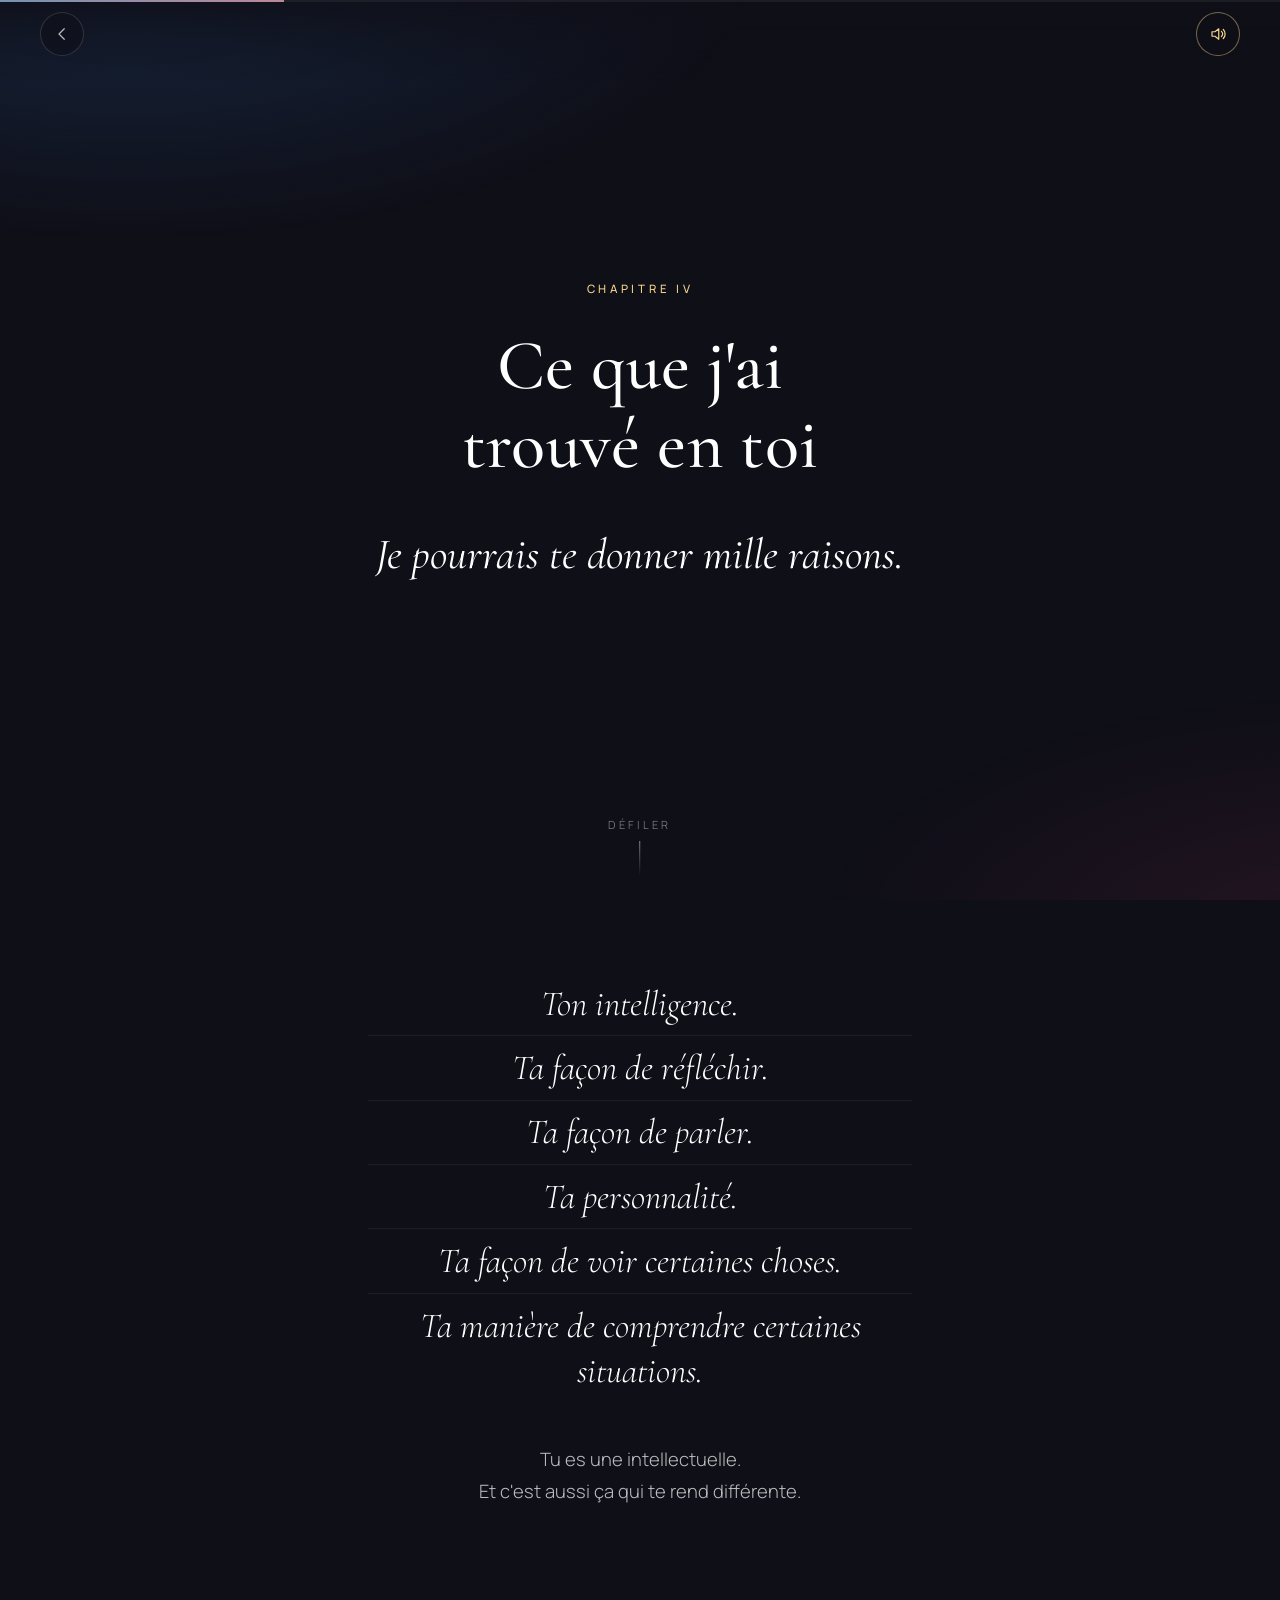
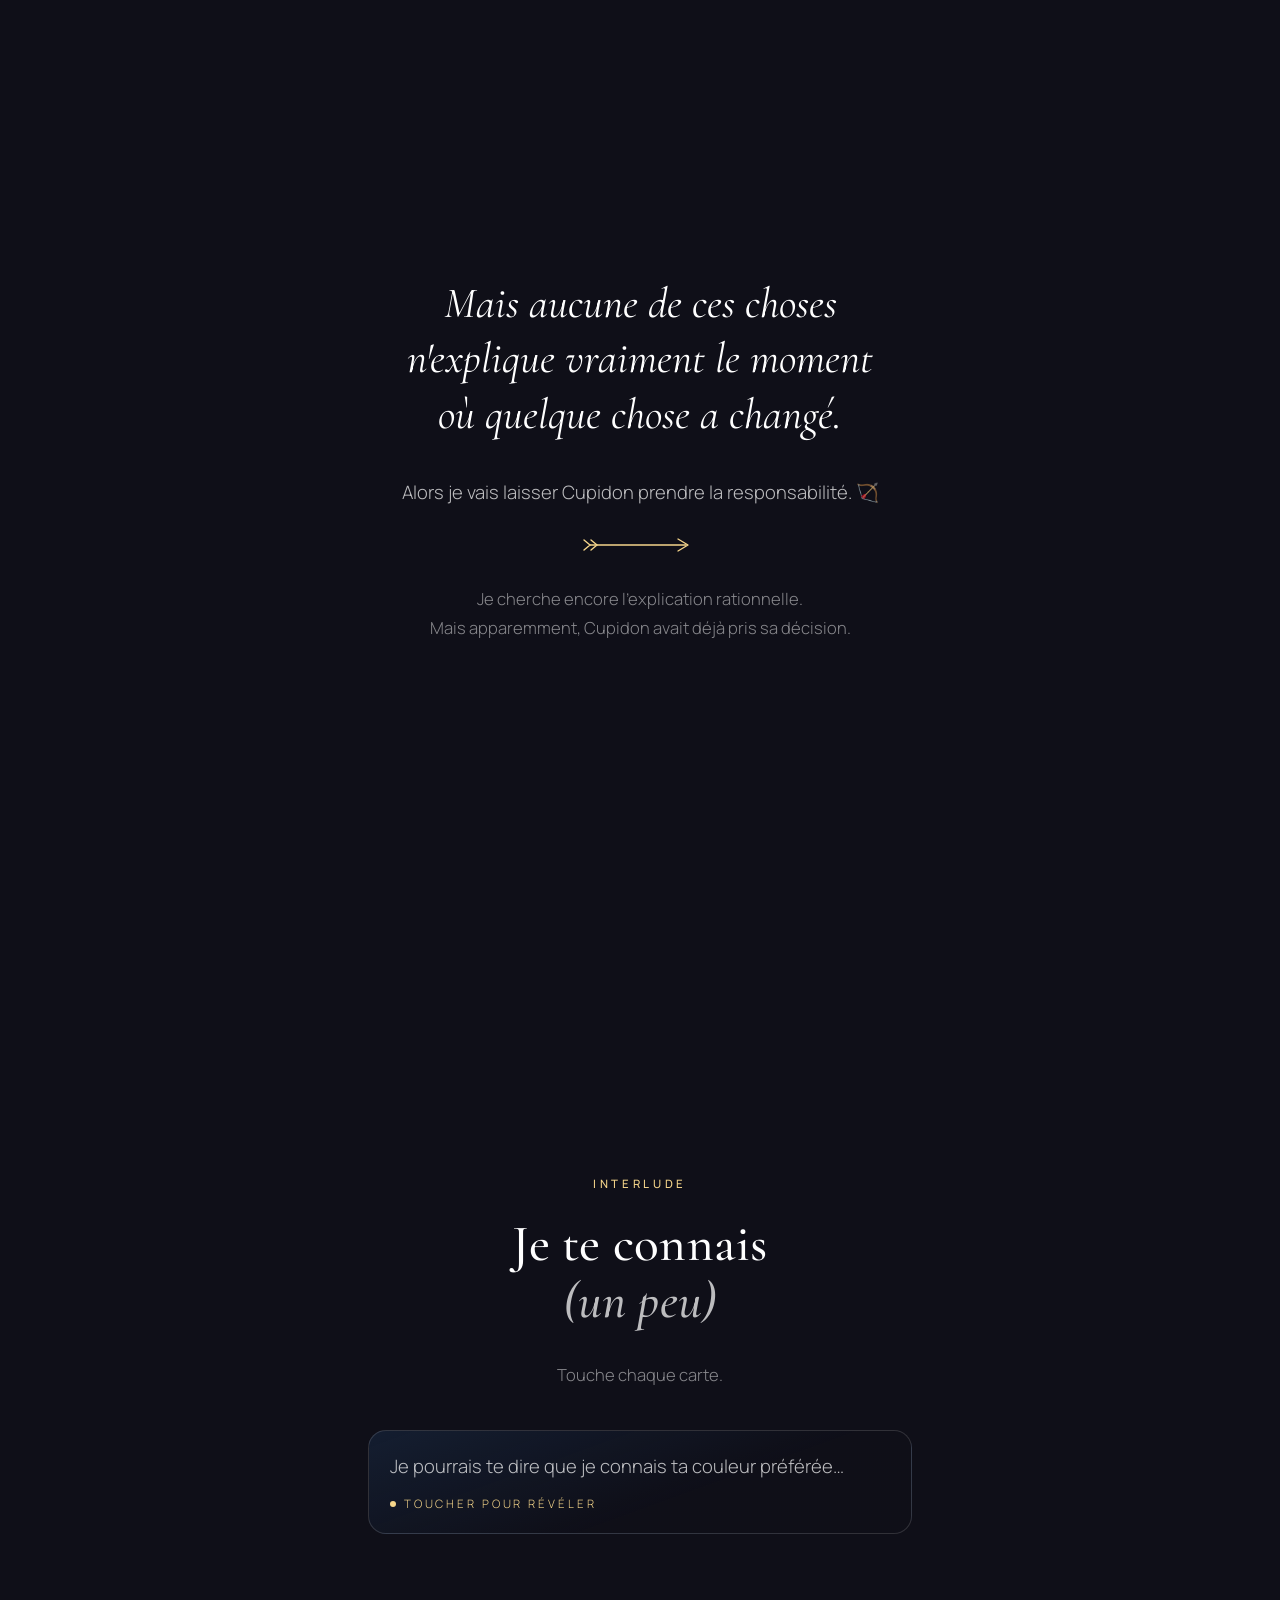
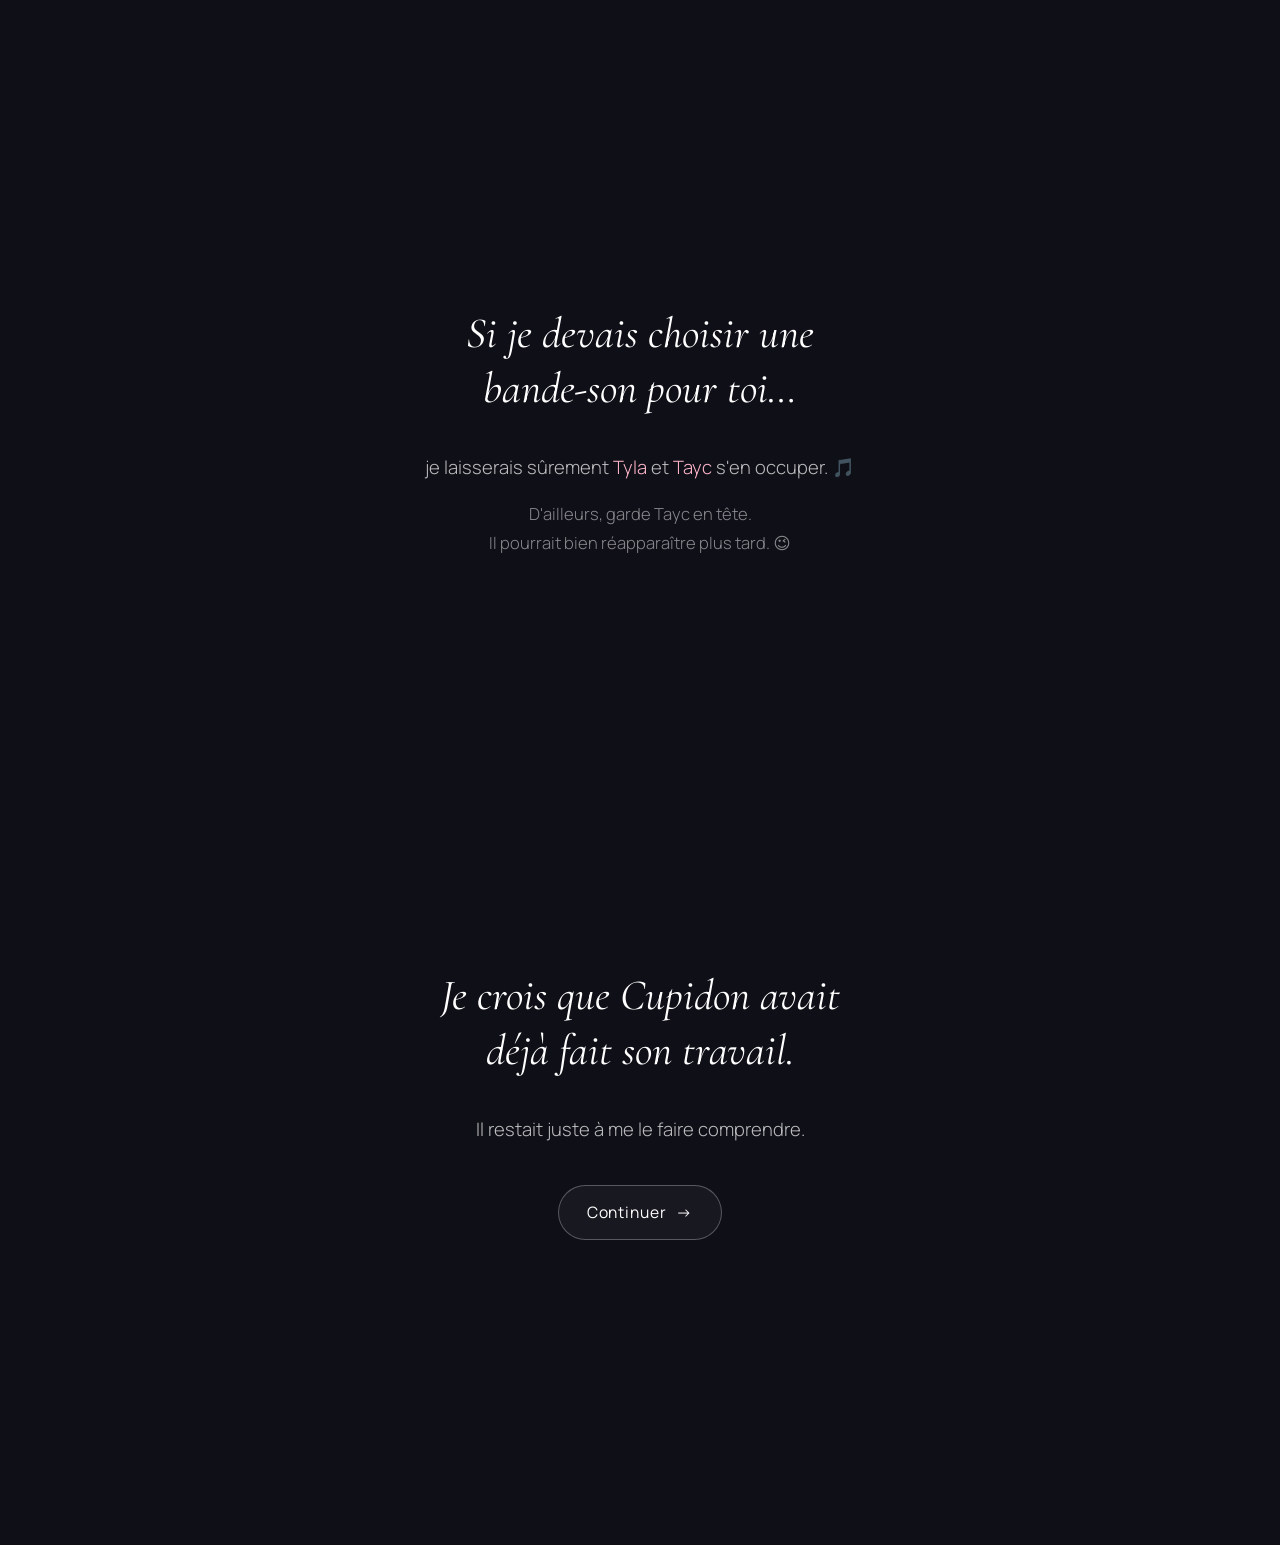
<file: elle.html>
<!doctype html>
<html lang="fr">
<head>
    <meta charset="utf-8">
    <meta name="viewport" content="width=device-width, initial-scale=1, viewport-fit=cover">
    <meta name="theme-color" content="#0F0F18">
    <meta name="robots" content="noindex, nofollow">
    <link rel="icon" href="data:image/svg+xml,%3Csvg xmlns=%27http://www.w3.org/2000/svg%27 viewBox=%270 0 100 100%27%3E%3Ctext y=%27.9em%27 font-size=%2790%27%3E%F0%9F%92%99%3C/text%3E%3C/svg%3E">
    <title>Notre histoire — Ce que j'ai trouvé en toi</title>
    <link rel="preconnect" href="https://fonts.googleapis.com">
    <link rel="preconnect" href="https://fonts.gstatic.com" crossorigin>
    <link rel="stylesheet" href="https://fonts.googleapis.com/css2?family=Cormorant+Garamond:ital,wght@0,400;0,500;1,400;1,500&family=Manrope:wght@300;400;500&display=swap">
    <link rel="stylesheet" href="css/style.css">
    <link rel="stylesheet" href="css/animations.css">
    <link rel="stylesheet" href="css/elle.css">
    <script>document.documentElement.classList.add("js");</script>
</head>
<body data-page="elle" data-music="reine">
    <div class="voile" aria-hidden="true"></div>

    <main>
        <!-- ============ CHAPITRE IV — CE QUE J'AI TROUVÉ EN TOI ============ -->
        <section class="scene">
            <div class="contenu">
                <span class="chapitre reveal">Chapitre IV</span>
                <h1 class="reveal reveal--flou" style="--d:.3s">Ce que j'ai trouvé en toi</h1>
                <p class="grand reveal" style="--d:1s">Je pourrais te donner mille raisons.</p>
            </div>
            <span class="indice-scroll" aria-hidden="true">Défiler</span>
        </section>

        <section class="scene scene--libre">
            <ul class="raisons contenu" data-cascade=".45" aria-label="Quelques raisons">
                <li class="reveal">Ton intelligence.</li>
                <li class="reveal">Ta façon de réfléchir.</li>
                <li class="reveal">Ta façon de parler.</li>
                <li class="reveal">Ta personnalité.</li>
                <li class="reveal">Ta façon de voir certaines choses.</li>
                <li class="reveal">Ta manière de comprendre certaines situations.</li>
            </ul>
            <p class="doux reveal contenu">Tu es une intellectuelle.<br>Et c'est aussi ça qui te rend différente.</p>
        </section>

        <section class="scene">
            <div class="contenu lignes">
                <p class="grand reveal">Mais aucune de ces choses n'explique vraiment le moment où quelque chose a changé.</p>
                <p class="doux reveal" style="--d:1s">Alors je vais laisser Cupidon prendre la responsabilité. 🏹</p>
                <div class="cupidon" aria-hidden="true">
                    <svg viewBox="0 0 120 24"><g fill="none" stroke="currentColor" stroke-width="1.4" stroke-linecap="round" stroke-linejoin="round"><path d="M10 12h96"/><path d="M98 6l10 6-10 6"/><path d="M10 12l-6-5M10 12l-6 5M17 12l-6-5M17 12l-6 5"/></g></svg>
                </div>
                <p class="discret reveal" style="--d:1.8s">Je cherche encore l'explication rationnelle.<br>Mais apparemment, Cupidon avait déjà pris sa décision.</p>
            </div>
        </section>

        <!-- ============ INTERLUDE — JE TE CONNAIS ============ -->
        <section class="scene connais-scene" aria-labelledby="titre-connais">
            <div class="contenu">
                <span class="chapitre reveal">Interlude</span>
                <h2 class="reveal" id="titre-connais" style="--d:.3s">Je te connais<br><em class="doux">(un peu)</em></h2>
                <p class="discret reveal" style="--d:.6s">Touche chaque carte.</p>

                <!-- Les cartes sont générées depuis CONFIG.connais (js/config.js). -->
                <div class="connais" id="connais"></div>

                <div class="connais-fin lignes" id="connais-fin" hidden>
                    <p class="doux reveal" data-manuel data-pause="1600">Mais finalement…</p>
                    <p class="doux reveal" data-manuel data-pause="2000">connaître tous ces petits détails n'est pas ce qui compte le plus.</p>
                    <p class="grand reveal" data-manuel>Ce que j'aime,<br>c'est qu'ils <span class="bleu">t'appartiennent</span>.</p>
                </div>
            </div>
        </section>

        <!-- ============ BANDE-SON ============ -->
        <section class="scene scene--libre">
            <div class="contenu lignes">
                <p class="grand reveal">Si je devais choisir une bande-son pour toi…</p>
                <p class="doux reveal" style="--d:.8s">je laisserais sûrement <span class="rose">Tyla</span> et <span class="rose">Tayc</span> s'en occuper. 🎵</p>
                <p class="discret reveal" style="--d:1.6s">D'ailleurs, garde Tayc en tête.<br>Il pourrait bien réapparaître plus tard. 😉</p>
            </div>
        </section>

        <section class="scene">
            <div class="contenu lignes">
                <p class="grand reveal">Je crois que Cupidon avait déjà fait son travail.</p>
                <p class="doux reveal" style="--d:.9s">Il restait juste à me le faire comprendre.</p>
                <div class="suite reveal" style="--d:1.8s">
                    <a class="btn" href="camp.html">Continuer <span class="btn__fleche" aria-hidden="true">→</span></a>
                </div>
            </div>
        </section>
    </main>

    <script src="js/config.js" defer></script>
    <script src="js/animations.js" defer></script>
    <script src="js/audio.js" defer></script>
    <script src="js/navigation.js" defer></script>
    <script src="js/main.js" defer></script>
    <script src="js/interactions.js" defer></script>
</body>
</html>
</file>
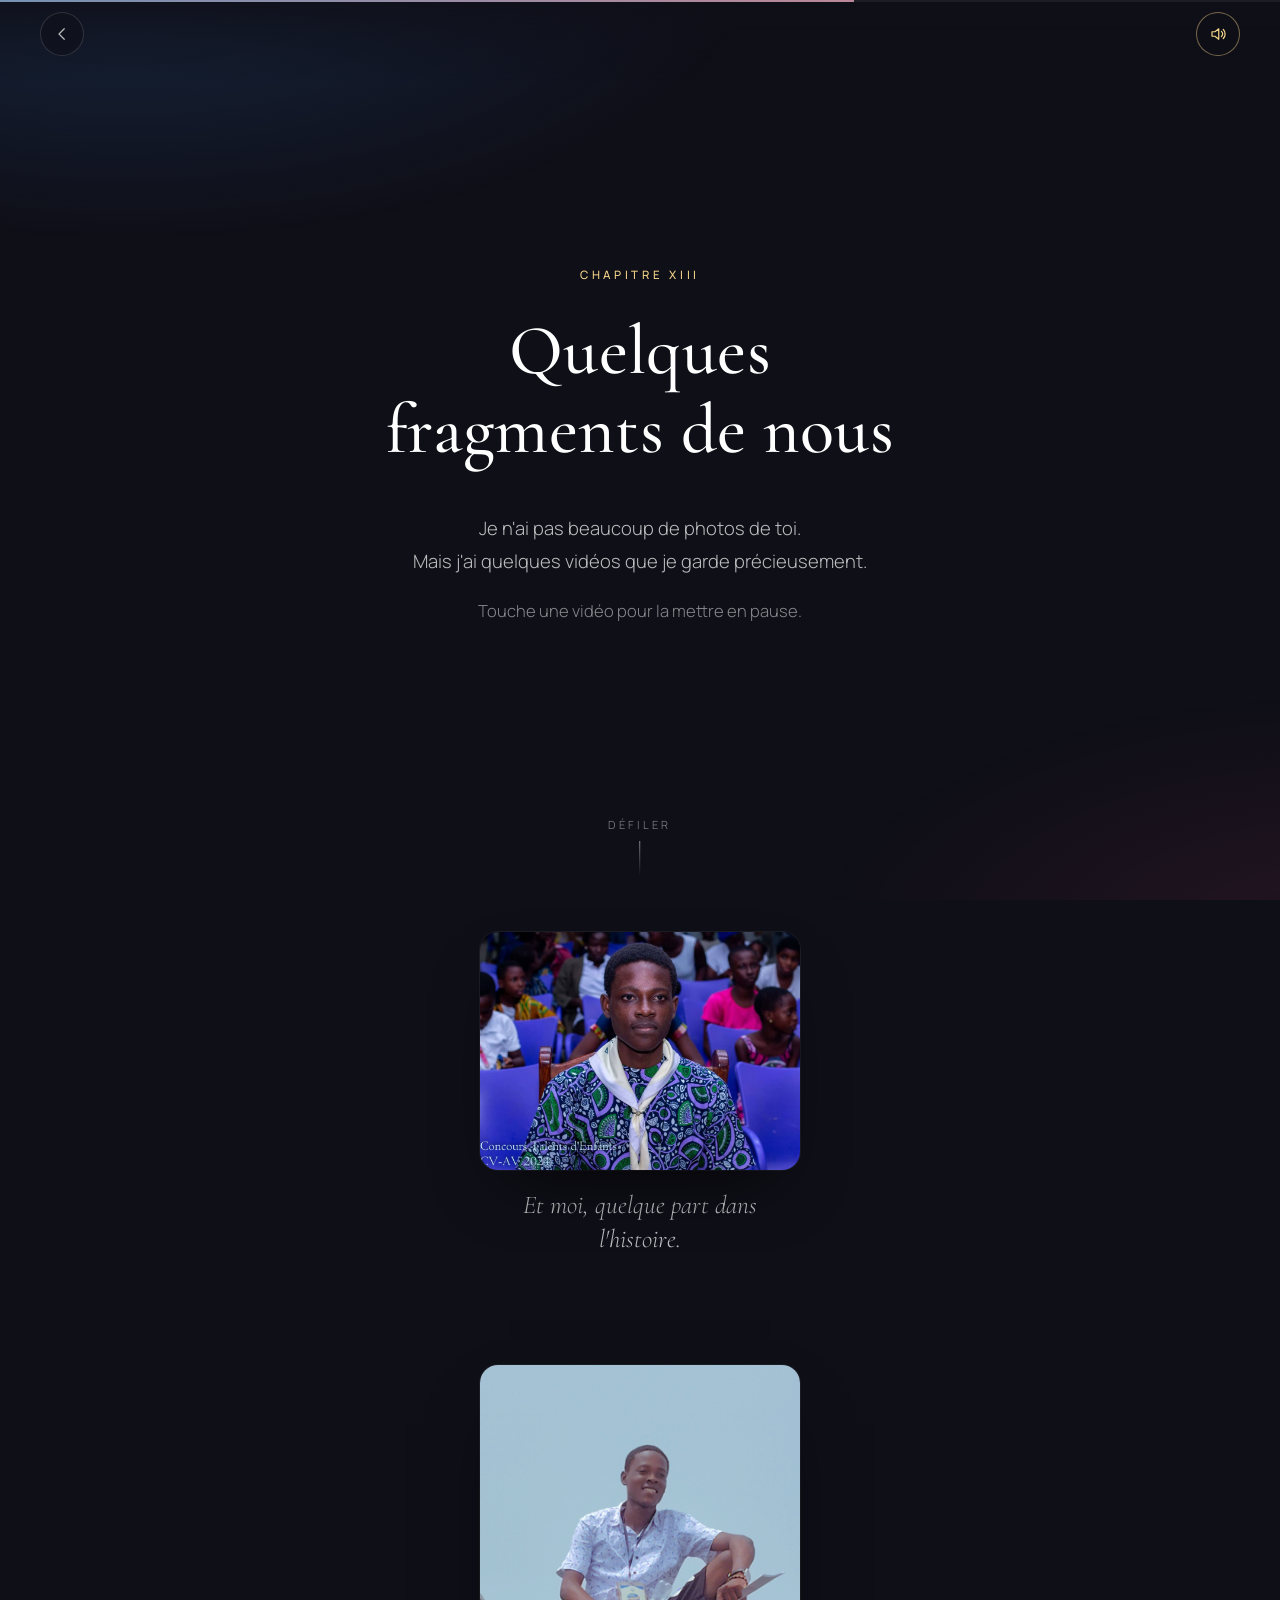
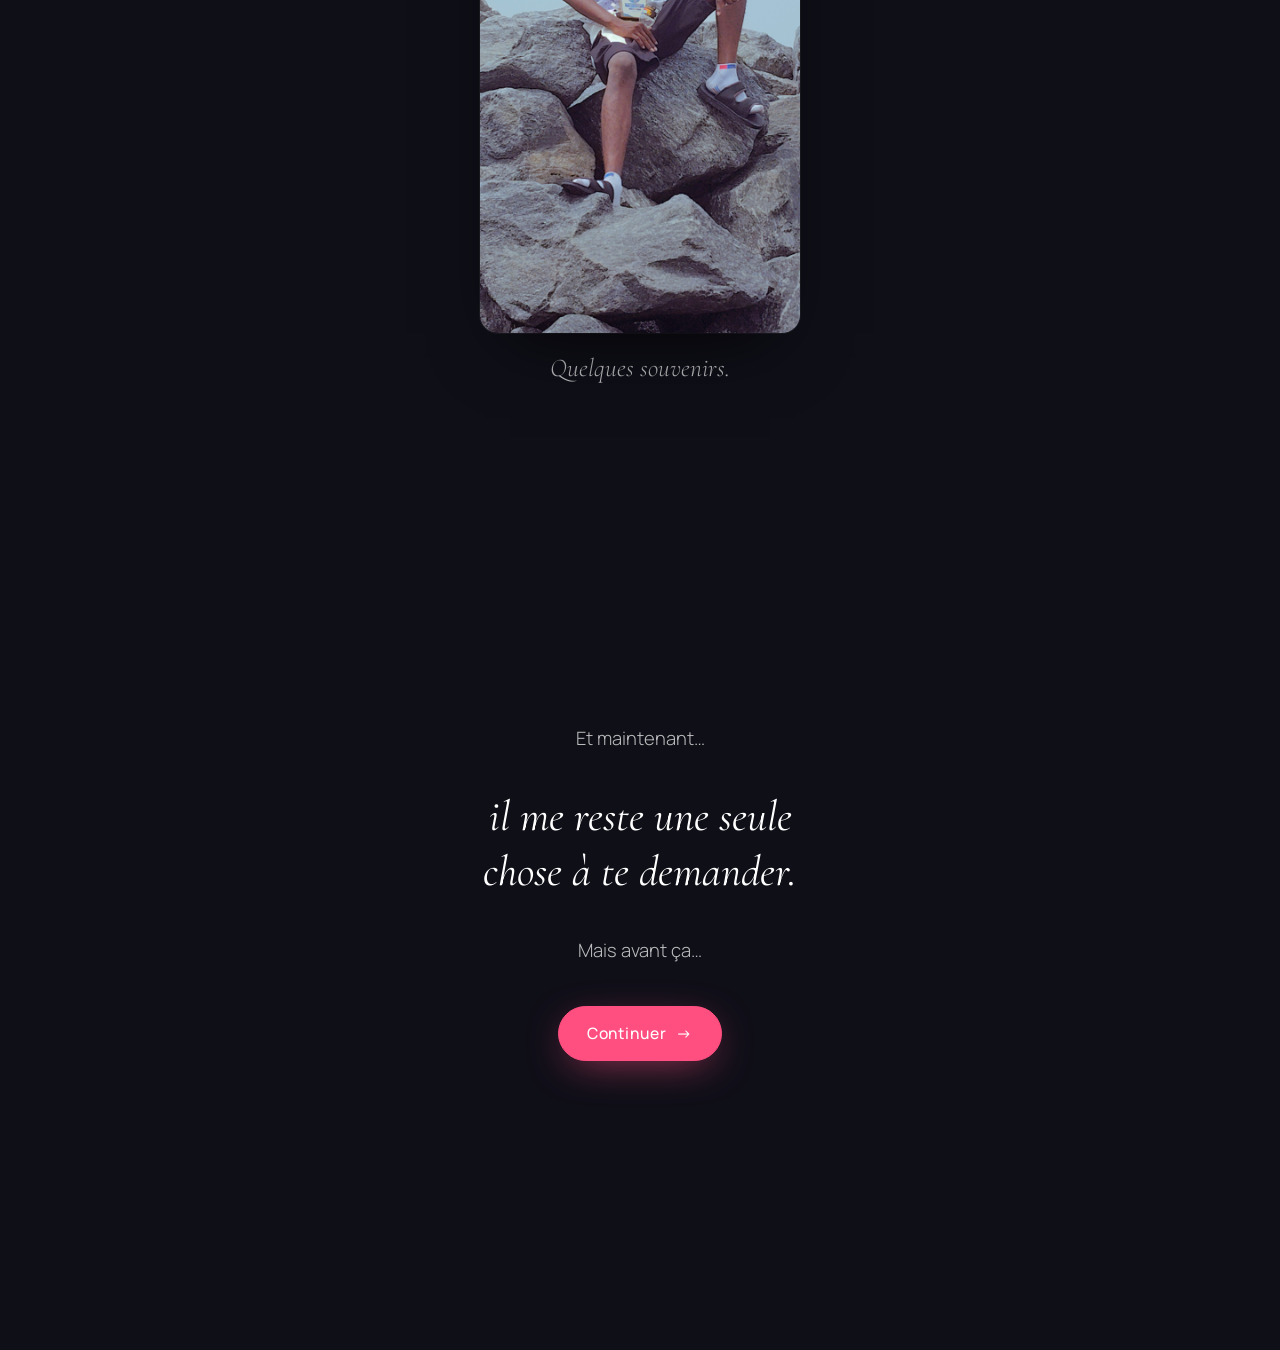
<file: fragments.html>
<!doctype html>
<html lang="fr">
<head>
    <meta charset="utf-8">
    <meta name="viewport" content="width=device-width, initial-scale=1, viewport-fit=cover">
    <meta name="theme-color" content="#0F0F18">
    <meta name="robots" content="noindex, nofollow">
    <link rel="icon" href="data:image/svg+xml,%3Csvg xmlns=%27http://www.w3.org/2000/svg%27 viewBox=%270 0 100 100%27%3E%3Ctext y=%27.9em%27 font-size=%2790%27%3E%F0%9F%92%99%3C/text%3E%3C/svg%3E">
    <title>Notre histoire — Quelques fragments de nous</title>
    <link rel="preconnect" href="https://fonts.googleapis.com">
    <link rel="preconnect" href="https://fonts.gstatic.com" crossorigin>
    <link rel="stylesheet" href="https://fonts.googleapis.com/css2?family=Cormorant+Garamond:ital,wght@0,400;0,500;1,400;1,500&family=Manrope:wght@300;400;500&display=swap">
    <link rel="stylesheet" href="css/style.css">
    <link rel="stylesheet" href="css/animations.css">
    <link rel="stylesheet" href="css/fragments.css">
    <script>document.documentElement.classList.add("js");</script>
</head>
<body data-page="fragments" data-music="soleil">
    <div class="voile" aria-hidden="true"></div>

    <main>
        <!-- ============ CHAPITRE XIII — QUELQUES FRAGMENTS DE NOUS ============ -->
        <section class="scene">
            <div class="contenu">
                <span class="chapitre reveal">Chapitre XIII</span>
                <h1 class="reveal reveal--flou" style="--d:.3s">Quelques fragments de nous</h1>
                <p class="doux reveal" style="--d:1s">Je n'ai pas beaucoup de photos de toi.<br>Mais j'ai quelques vidéos que je garde précieusement.</p>
                <p class="discret reveal" style="--d:1.6s">Touche une vidéo pour la mettre en pause.</p>
            </div>
            <span class="indice-scroll" aria-hidden="true">Défiler</span>
        </section>

        <!-- Les fragments sont générés depuis CONFIG.fragments (js/config.js) -->
        <div class="pellicule" id="pellicule" aria-label="Galerie de souvenirs"></div>

        <section class="scene">
            <div class="contenu lignes">
                <p class="doux reveal">Et maintenant…</p>
                <p class="grand reveal" style="--d:.8s">il me reste une seule chose à te demander.</p>
                <p class="doux reveal" style="--d:1.8s">Mais avant ça…</p>
                <div class="suite reveal" style="--d:2.5s">
                    <a class="btn btn--plein" href="video.html">Continuer <span class="btn__fleche" aria-hidden="true">→</span></a>
                </div>
            </div>
        </section>
    </main>

    <script src="js/config.js" defer></script>
    <script src="js/animations.js" defer></script>
    <script src="js/audio.js" defer></script>
    <script src="js/navigation.js" defer></script>
    <script src="js/main.js" defer></script>
    <script src="js/fragments.js" defer></script>
</body>
</html>
</file>
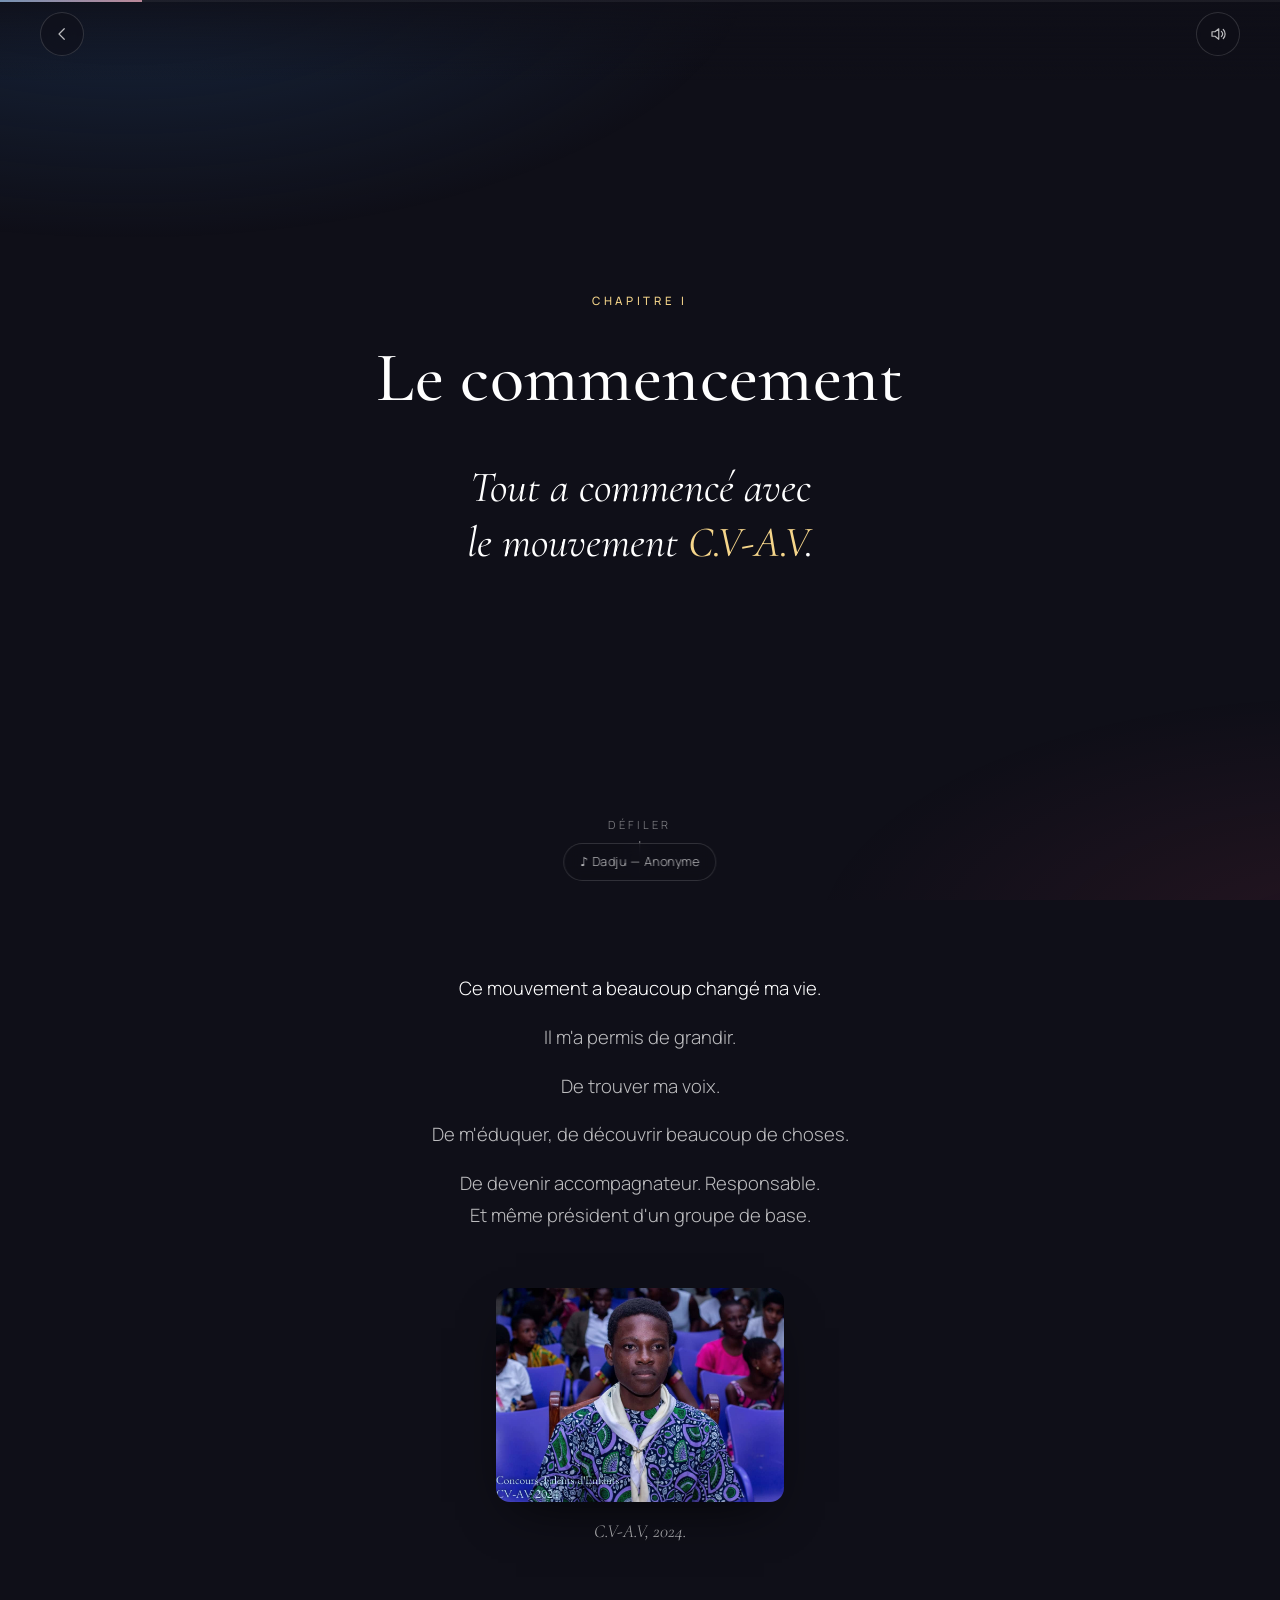
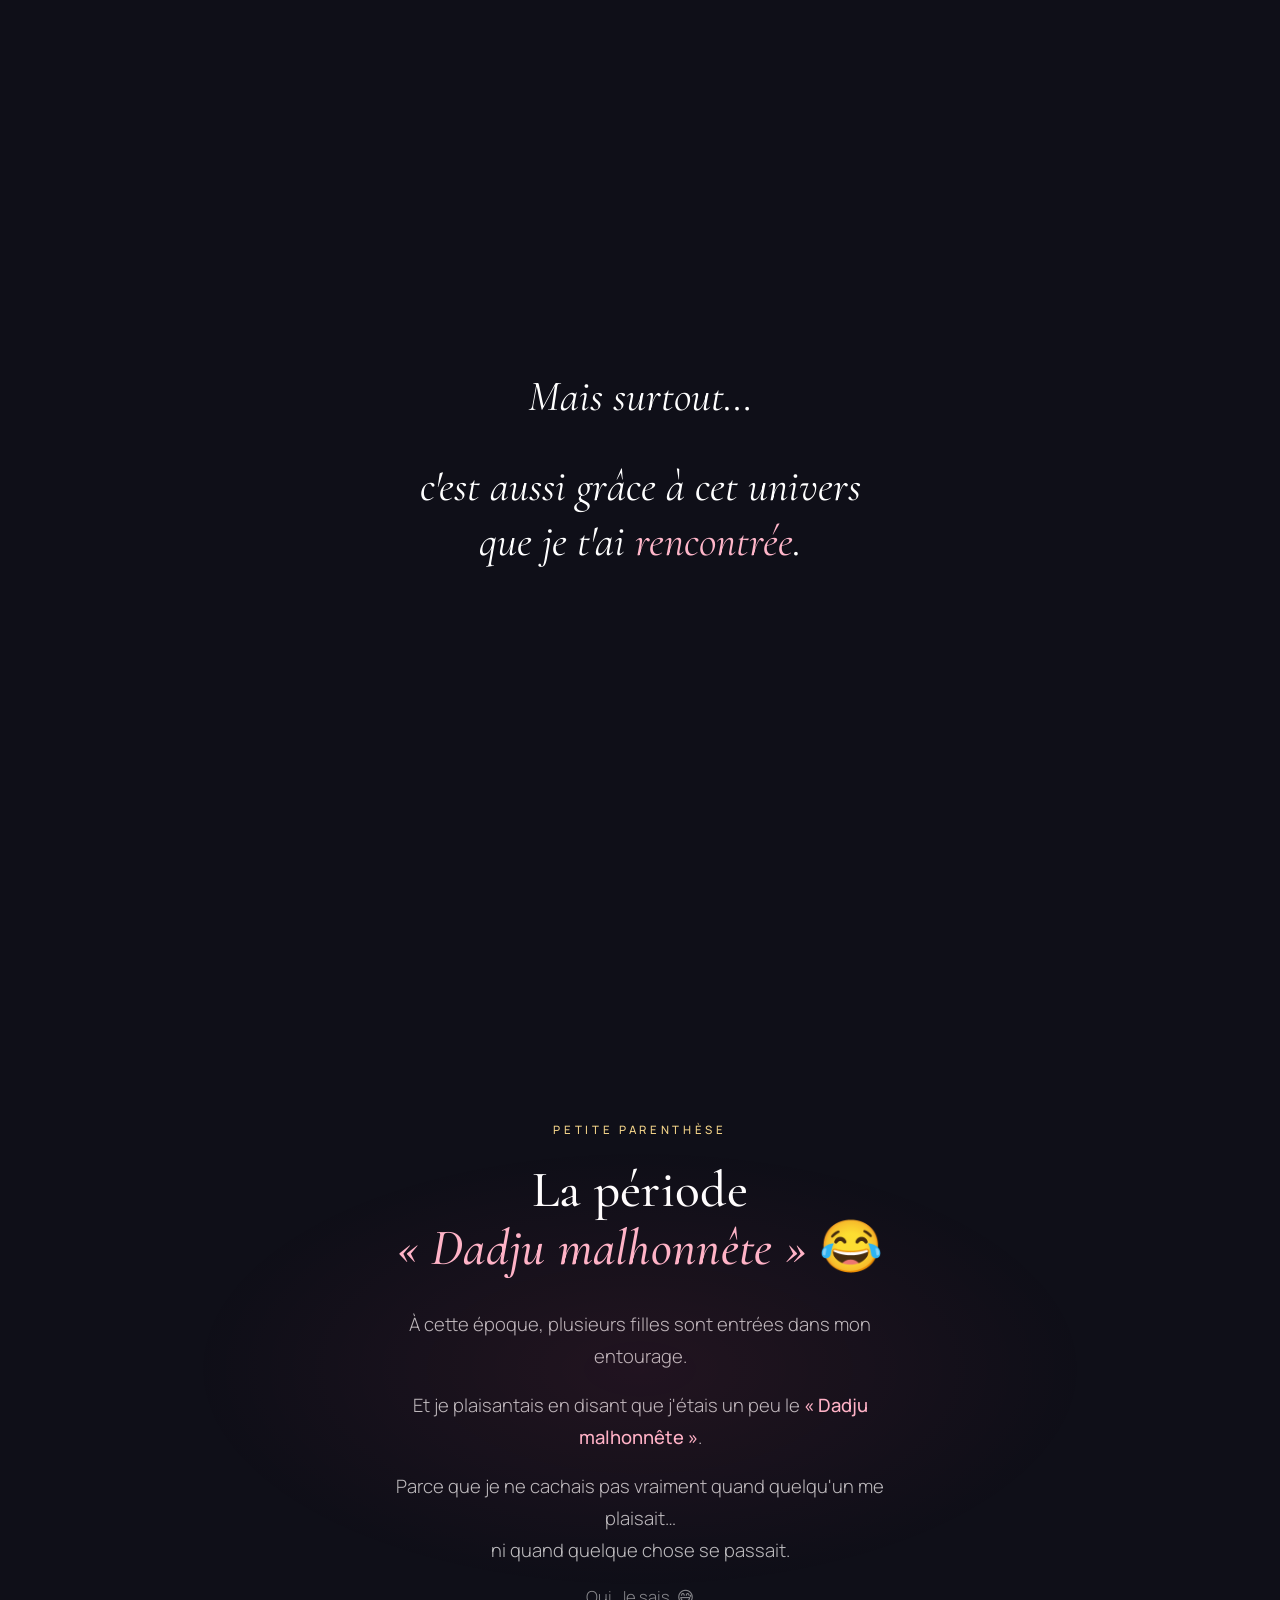
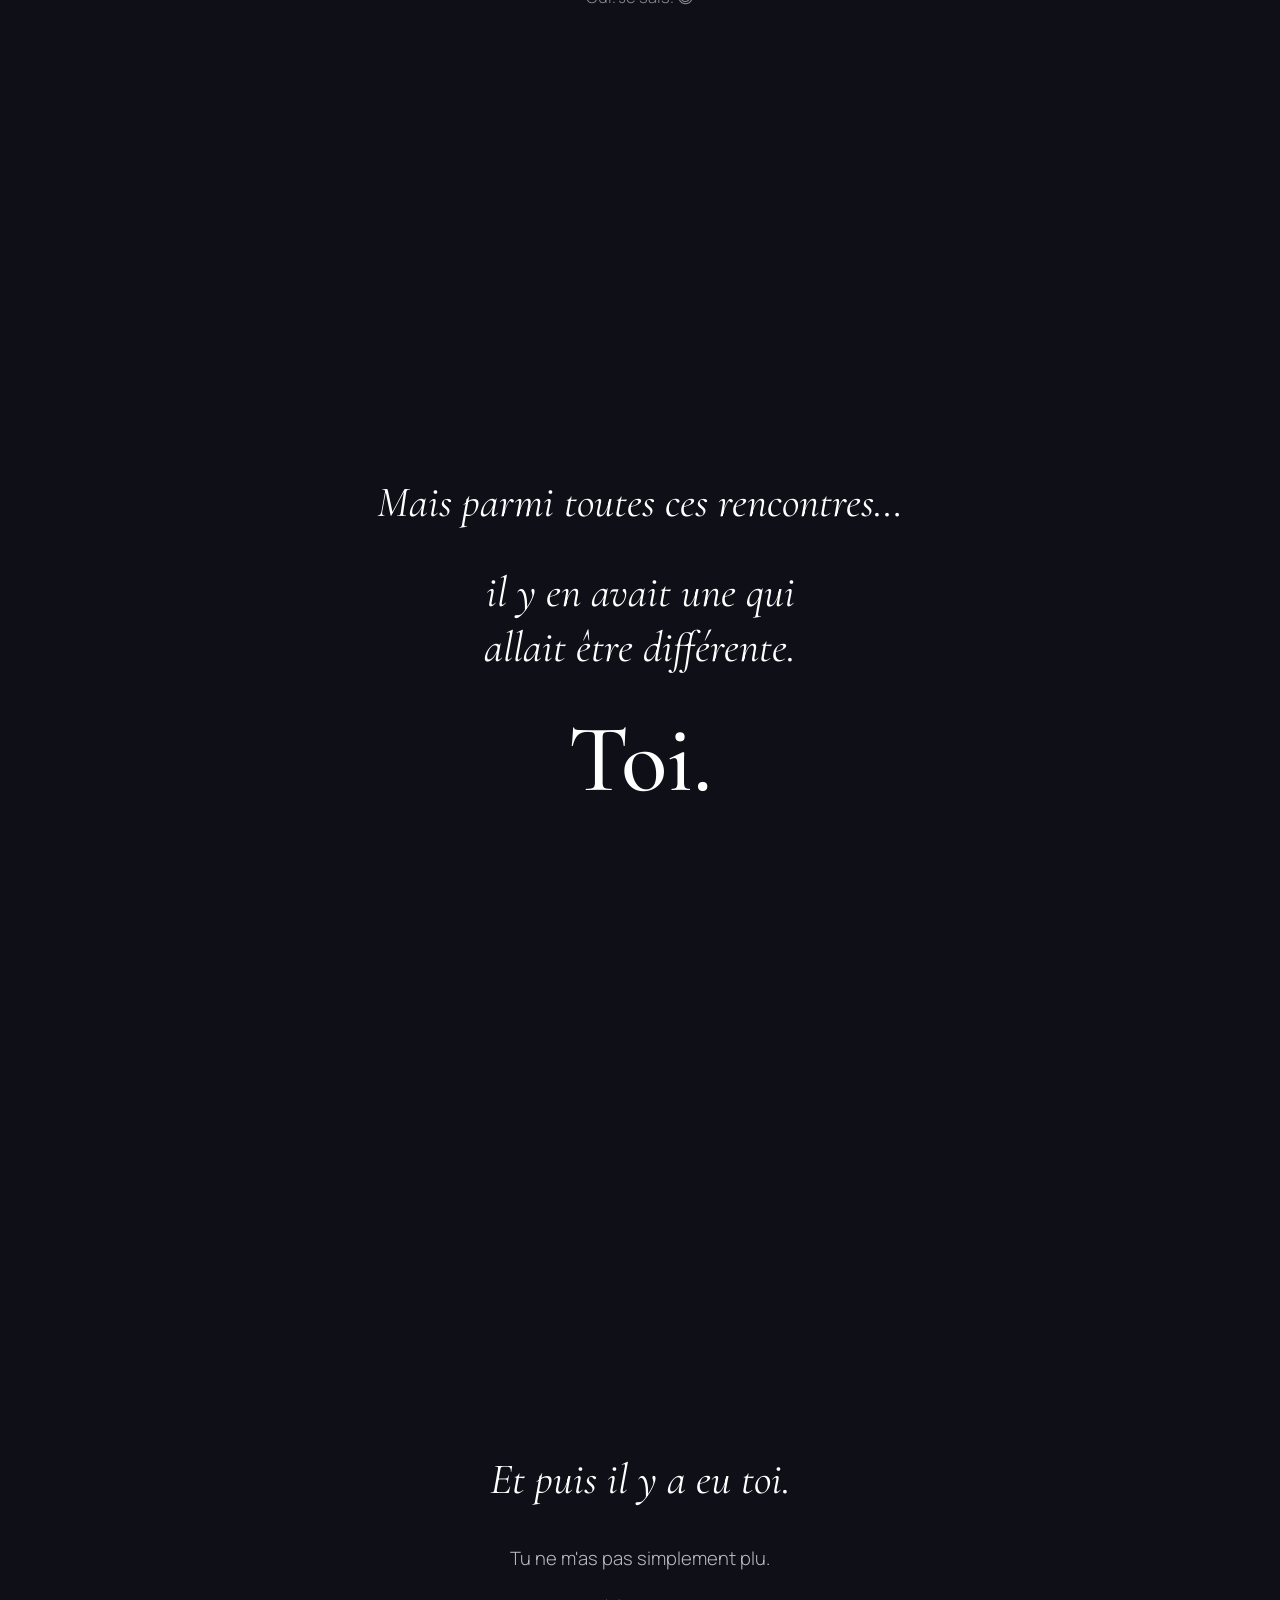
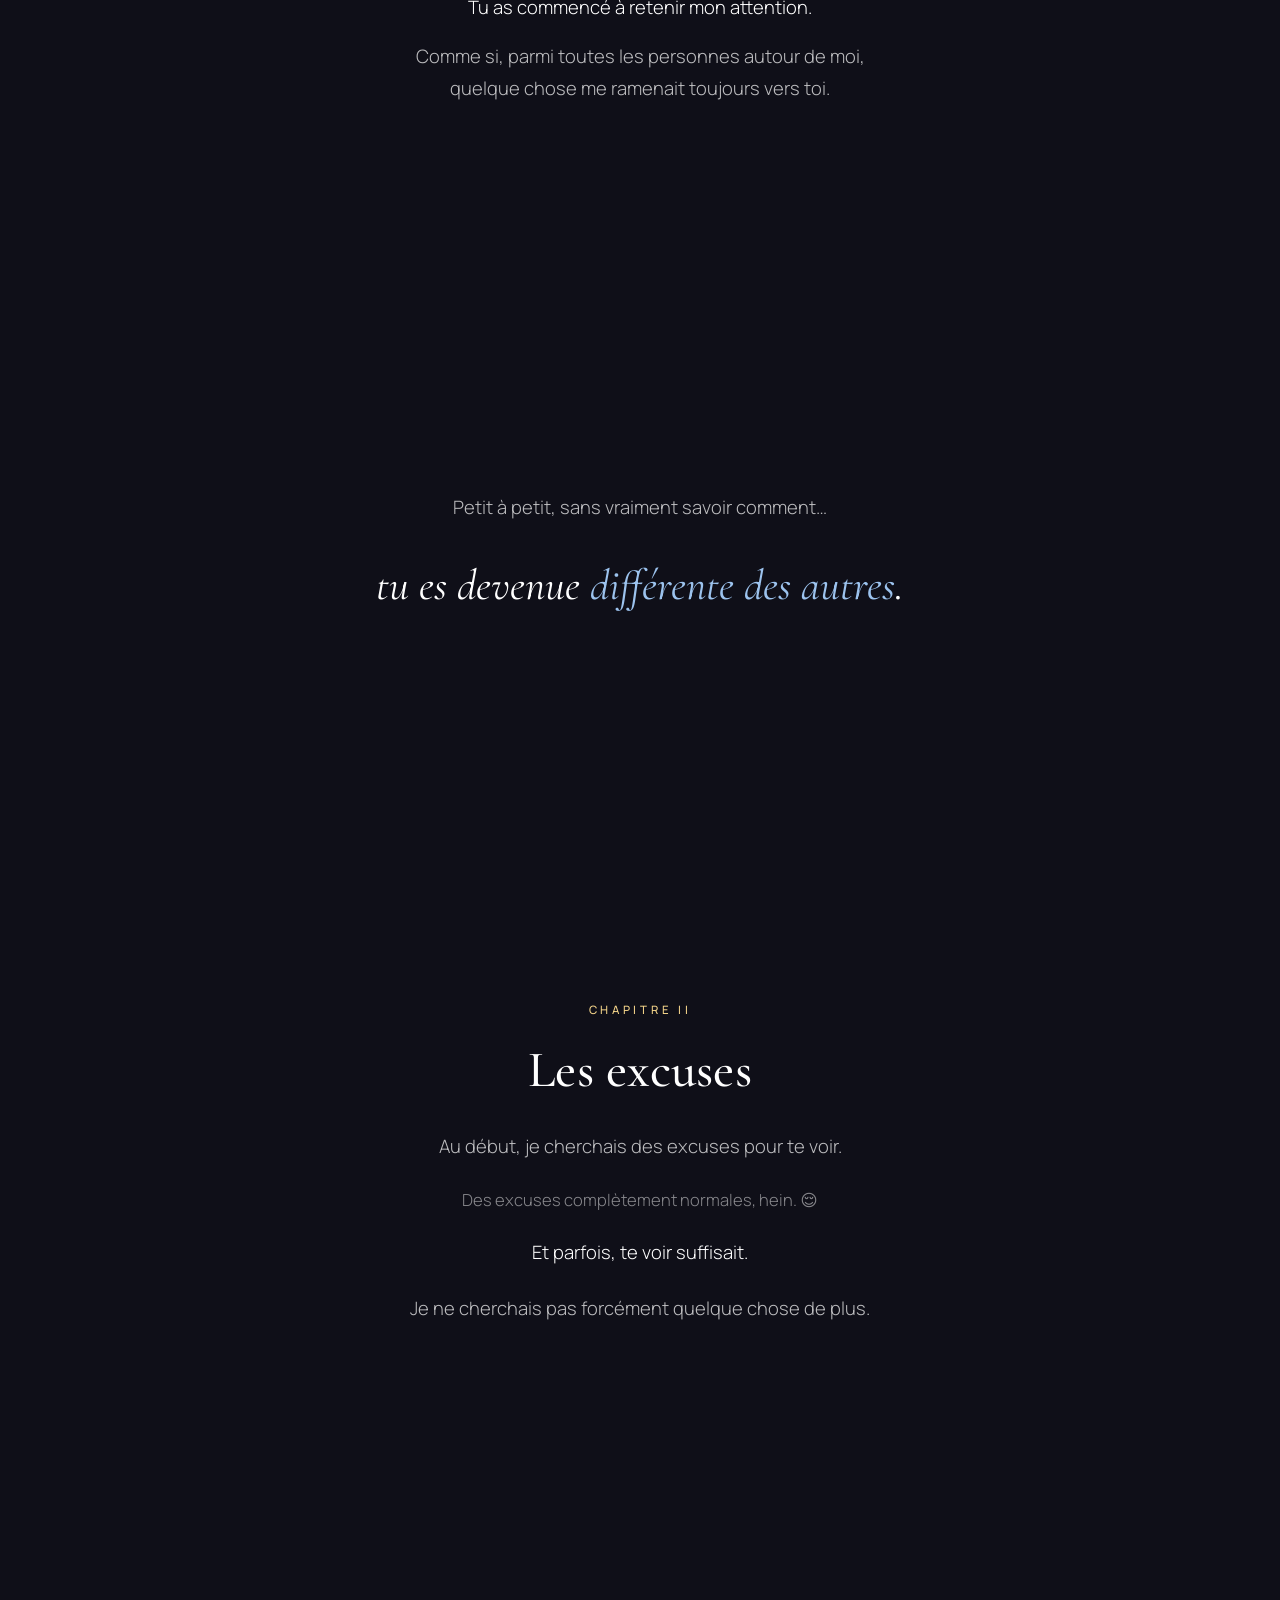
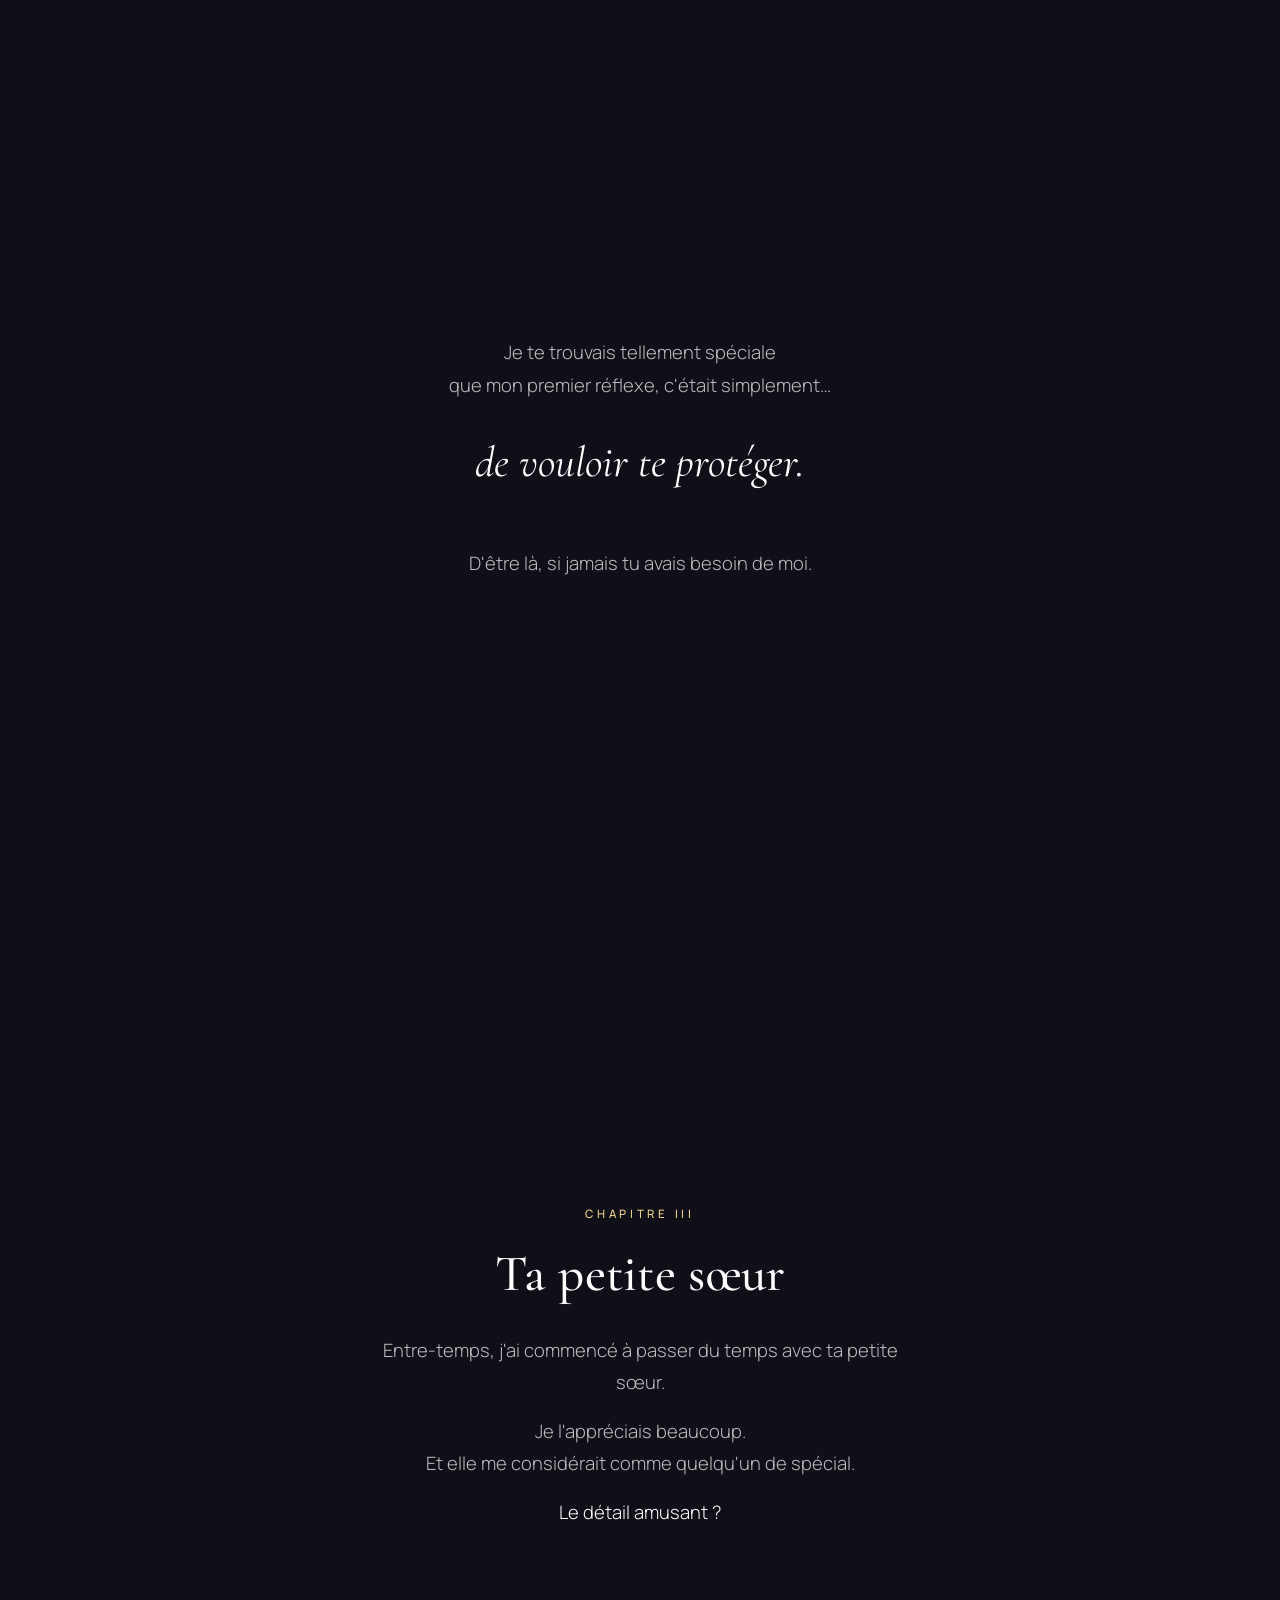
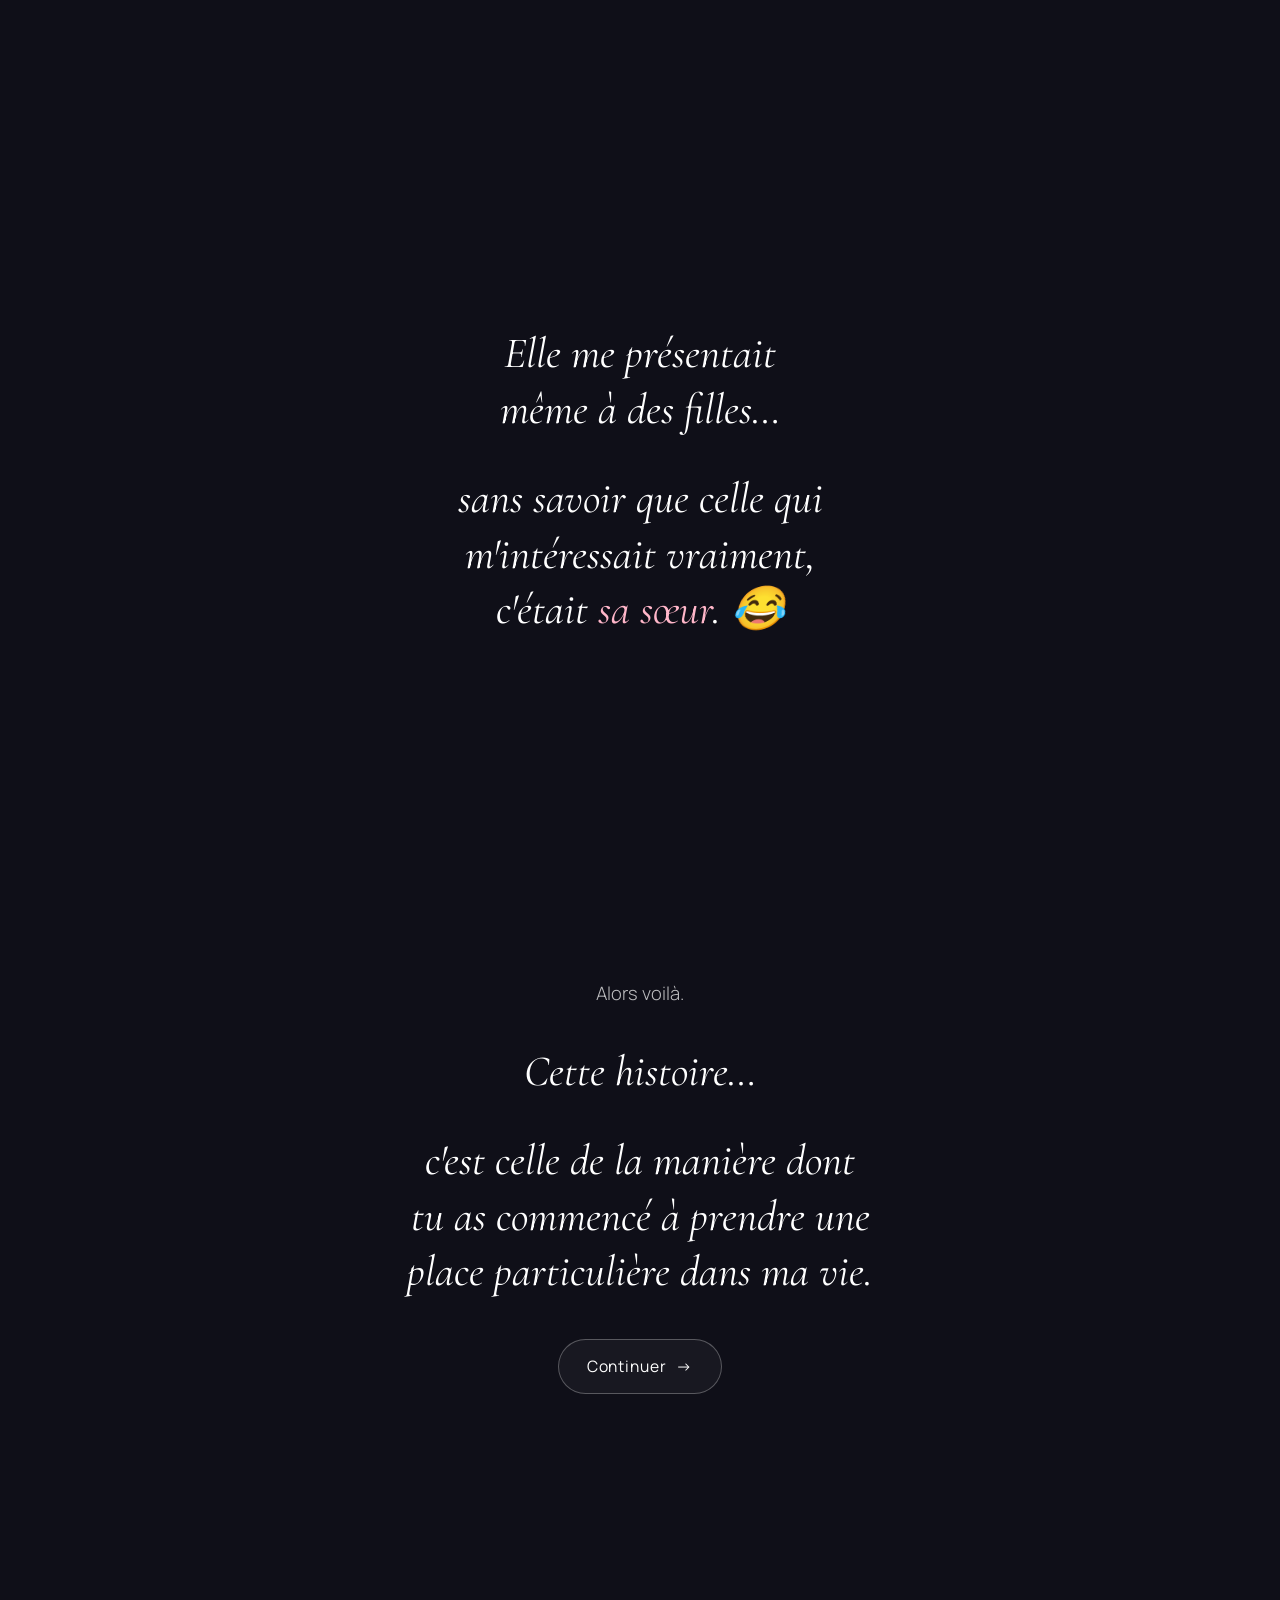
<file: histoire.html>
<!doctype html>
<html lang="fr">
<head>
    <meta charset="utf-8">
    <meta name="viewport" content="width=device-width, initial-scale=1, viewport-fit=cover">
    <meta name="theme-color" content="#0F0F18">
    <meta name="robots" content="noindex, nofollow">
    <link rel="icon" href="data:image/svg+xml,%3Csvg xmlns=%27http://www.w3.org/2000/svg%27 viewBox=%270 0 100 100%27%3E%3Ctext y=%27.9em%27 font-size=%2790%27%3E%F0%9F%92%99%3C/text%3E%3C/svg%3E">
    <title>Notre histoire — Le commencement</title>
    <link rel="preconnect" href="https://fonts.googleapis.com">
    <link rel="preconnect" href="https://fonts.gstatic.com" crossorigin>
    <link rel="stylesheet" href="https://fonts.googleapis.com/css2?family=Cormorant+Garamond:ital,wght@0,400;0,500;1,400;1,500&family=Manrope:wght@300;400;500&display=swap">
    <link rel="stylesheet" href="css/style.css">
    <link rel="stylesheet" href="css/animations.css">
    <link rel="stylesheet" href="css/histoire.css">
    <script>document.documentElement.classList.add("js");</script>
</head>
<body data-page="histoire" data-music="anonyme">
    <div class="voile" aria-hidden="true"></div>

    <main>
        <!-- ============ CHAPITRE I — LE COMMENCEMENT ============ -->
        <section class="scene">
            <div class="contenu">
                <span class="chapitre reveal">Chapitre I</span>
                <h1 class="reveal reveal--flou" style="--d:.3s">Le commencement</h1>
                <p class="grand reveal" style="--d:.9s">Tout a commencé avec le mouvement <span class="or">C.V-A.V</span>.</p>
            </div>
            <span class="indice-scroll" aria-hidden="true">Défiler</span>
        </section>

        <section class="scene scene--libre">
            <div class="contenu lignes" data-cascade=".3">
                <p class="reveal">Ce mouvement a beaucoup changé ma vie.</p>
                <p class="reveal doux">Il m'a permis de grandir.</p>
                <p class="reveal doux">De trouver ma voix.</p>
                <p class="reveal doux">De m'éduquer, de découvrir beaucoup de choses.</p>
                <p class="reveal doux">De devenir accompagnateur. Responsable.<br>Et même président d'un groupe de base.</p>
            </div>

            <figure class="souvenir reveal">
                <img src="assets/images/moi-cvav-2024.jpeg" alt="Moi au concours Talents d'Enfants du C.V-A.V, en 2024" loading="lazy" width="1080" height="803">
                <figcaption>C.V-A.V, 2024.</figcaption>
            </figure>
        </section>

        <section class="scene">
            <div class="contenu lignes">
                <p class="grand reveal">Mais surtout…</p>
                <p class="grand reveal" style="--d:.8s">c'est aussi grâce à cet univers<br>que je t'ai <span class="rose">rencontrée</span>.</p>
            </div>
        </section>

        <!-- ============ INTERLUDE — DADJU MALHONNÊTE ============ -->
        <section class="scene malhonnete" data-music="malhonnete">
            <div class="contenu">
                <span class="chapitre reveal">Petite parenthèse</span>
                <h2 class="reveal" style="--d:.3s">La période<br><em>« Dadju malhonnête »</em> 😂</h2>
                <div class="lignes" data-cascade=".35">
                    <p class="reveal doux">À cette époque, plusieurs filles sont entrées dans mon entourage.</p>
                    <p class="reveal doux">Et je plaisantais en disant que j'étais un peu le <strong class="rose">« Dadju malhonnête »</strong>.</p>
                    <p class="reveal doux">Parce que je ne cachais pas vraiment quand quelqu'un me plaisait…<br>ni quand quelque chose se passait.</p>
                    <p class="reveal discret">Oui. Je sais. 😅</p>
                </div>
            </div>
        </section>

        <section class="scene" data-music="malhonnete">
            <div class="contenu lignes">
                <p class="grand reveal">Mais parmi toutes ces rencontres…</p>
                <p class="grand reveal" style="--d:.9s">il y en avait une qui allait être différente.</p>
                <p class="enorme reveal reveal--flou" style="--d:1.9s">Toi.</p>
            </div>
        </section>

        <!-- ============ ET PUIS IL Y A EU TOI ============ -->
        <section class="scene">
            <div class="contenu lignes" data-cascade=".5">
                <p class="grand reveal">Et puis il y a eu toi.</p>
                <p class="reveal doux">Tu ne m'as pas simplement plu.</p>
                <p class="reveal">Tu as commencé à retenir mon attention.</p>
                <p class="reveal doux">Comme si, parmi toutes les personnes autour de moi,<br>quelque chose me ramenait toujours vers toi.</p>
            </div>
        </section>

        <section class="scene scene--libre">
            <div class="contenu lignes">
                <p class="reveal doux">Petit à petit, sans vraiment savoir comment…</p>
                <p class="grand reveal" style="--d:.7s">tu es devenue <span class="bleu">différente des autres</span>.</p>
            </div>
        </section>

        <!-- ============ CHAPITRE II — LES EXCUSES ============ -->
        <section class="scene calme">
            <div class="contenu">
                <span class="chapitre reveal">Chapitre II</span>
                <h2 class="reveal" style="--d:.3s">Les excuses</h2>
                <div class="lignes" data-cascade=".45">
                    <p class="reveal doux">Au début, je cherchais des excuses pour te voir.</p>
                    <p class="reveal discret">Des excuses complètement normales, hein. 😌</p>
                    <p class="reveal">Et parfois, te voir suffisait.</p>
                    <p class="reveal doux">Je ne cherchais pas forcément quelque chose de plus.</p>
                </div>
            </div>
        </section>

        <section class="scene calme">
            <div class="contenu lignes" data-cascade=".6">
                <p class="reveal doux">Je te trouvais tellement spéciale<br>que mon premier réflexe, c'était simplement…</p>
                <p class="grand reveal">de vouloir te protéger.</p>
                <p class="reveal doux">D'être là, si jamais tu avais besoin de moi.</p>
            </div>
        </section>

        <!-- ============ CHAPITRE III — TA PETITE SŒUR ============ -->
        <section class="scene">
            <div class="contenu">
                <span class="chapitre reveal">Chapitre III</span>
                <h2 class="reveal" style="--d:.3s">Ta petite sœur</h2>
                <div class="lignes" data-cascade=".4">
                    <p class="reveal doux">Entre-temps, j'ai commencé à passer du temps avec ta petite sœur.</p>
                    <p class="reveal doux">Je l'appréciais beaucoup.<br>Et elle me considérait comme quelqu'un de spécial.</p>
                    <p class="reveal">Le détail amusant ?</p>
                </div>
            </div>
        </section>

        <section class="scene scene--libre">
            <div class="contenu lignes">
                <p class="grand reveal">Elle me présentait même à des filles…</p>
                <p class="grand reveal" style="--d:1s">sans savoir que celle qui m'intéressait vraiment,<br>c'était <span class="rose">sa sœur</span>. 😂</p>
            </div>
        </section>

        <!-- ============ TRANSITION ============ -->
        <section class="scene">
            <div class="contenu lignes">
                <p class="doux reveal">Alors voilà.</p>
                <p class="grand reveal" style="--d:.7s">Cette histoire…</p>
                <p class="grand reveal" style="--d:1.5s">c'est celle de la manière dont tu as commencé à prendre une place particulière dans ma vie.</p>
                <div class="suite reveal" style="--d:2.4s">
                    <a class="btn" href="elle.html">Continuer <span class="btn__fleche" aria-hidden="true">→</span></a>
                </div>
            </div>
        </section>
    </main>

    <script src="js/config.js" defer></script>
    <script src="js/animations.js" defer></script>
    <script src="js/audio.js" defer></script>
    <script src="js/navigation.js" defer></script>
    <script src="js/main.js" defer></script>
</body>
</html>
</file>
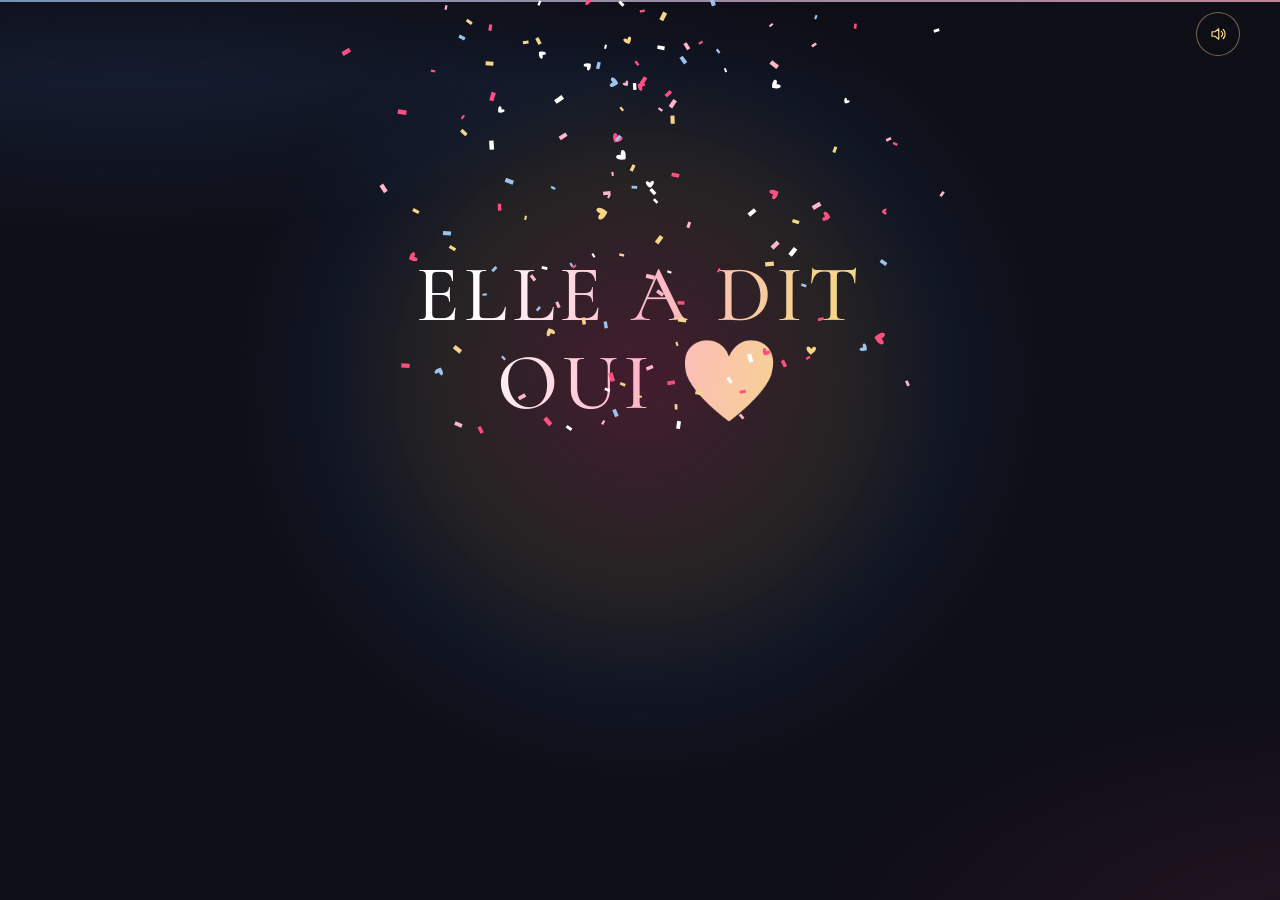
<file: oui.html>
<!doctype html>
<html lang="fr">
<head>
    <meta charset="utf-8">
    <meta name="viewport" content="width=device-width, initial-scale=1, viewport-fit=cover">
    <meta name="theme-color" content="#0F0F18">
    <meta name="robots" content="noindex, nofollow">
    <link rel="icon" href="data:image/svg+xml,%3Csvg xmlns=%27http://www.w3.org/2000/svg%27 viewBox=%270 0 100 100%27%3E%3Ctext y=%27.9em%27 font-size=%2790%27%3E%F0%9F%92%99%3C/text%3E%3C/svg%3E">
    <title>Notre histoire — Oui</title>
    <link rel="preconnect" href="https://fonts.googleapis.com">
    <link rel="preconnect" href="https://fonts.gstatic.com" crossorigin>
    <link rel="stylesheet" href="https://fonts.googleapis.com/css2?family=Cormorant+Garamond:ital,wght@0,400;0,500;1,400;1,500&family=Manrope:wght@300;400;500&display=swap">
    <link rel="stylesheet" href="css/style.css">
    <link rel="stylesheet" href="css/animations.css">
    <link rel="stylesheet" href="css/oui.css">
    <script>document.documentElement.classList.add("js");</script>
</head>
<!-- Musique « oui » : démarre dès que le navigateur l'autorise (au plus tard au premier toucher). -->
<body data-page="oui" data-music="oui" data-sans-retour>
    <div class="voile" aria-hidden="true"></div>

    <main class="scene scene-oui" data-particules="18">
        <div class="oui__lumiere" aria-hidden="true"></div>

        <!-- Chaque groupe s'affiche seul, l'un après l'autre (js/final.js). -->
        <div class="plateau contenu" id="plateau" aria-live="polite">

            <div class="groupe" data-groupe>
                <h1 class="oui__titre reveal reveal--flou" data-manuel data-pause="1800">ELLE A DIT OUI ❤️</h1>
                <p class="grand reveal" data-manuel>Attends… laisse-moi réaliser.</p>
            </div>

            <div class="groupe" data-groupe hidden>
                <p class="doux reveal" data-manuel data-pause="1800">Donc maintenant, officiellement…</p>
                <p class="grand reveal" data-manuel>tu es ma copine. ❤️</p>
            </div>

            <div class="groupe" data-groupe hidden>
                <p class="doux reveal" data-manuel data-pause="1400">Et dire qu'on avait déjà programmé le mariage pour le…</p>
                <p class="oui__date reveal" data-manuel>14 septembre 😂</p>
            </div>

            <div class="groupe" data-groupe hidden>
                <p class="grand reveal" data-manuel data-pause="1600">Doucement. 😂</p>
                <p class="grand reveal" data-manuel data-pause="2000">Une chose à la fois.</p>
                <p class="grand rose reveal" data-manuel>Commençons déjà par être nous. ❤️</p>
            </div>

            <!-- ============ LA SUITE DE NOTRE HISTOIRE ============ -->
            <div class="groupe groupe--final" data-groupe hidden>
                <span class="chapitre reveal" data-manuel data-pause="800">Épilogue</span>
                <h2 class="reveal reveal--flou" data-manuel data-pause="1800">La suite de notre histoire</h2>
                <p class="doux reveal" data-manuel data-pause="2200">Je ne sais pas encore exactement à quoi ressemblera la suite.</p>
                <p class="grand reveal" data-manuel data-pause="2400">Mais j'aimerais beaucoup l'écrire avec toi.</p>
                <p class="oui__signature reveal reveal--flou" data-manuel data-pause="2000">Chapitre suivant : nous. ❤️</p>
                <div class="suite reveal" data-manuel>
                    <!-- Visible seulement si CONFIG.whatsapp.numero est rempli -->
                    <div data-si-whatsapp>
                        <a class="btn btn--plein" data-whatsapp="messageOui" href="#">Envoie-moi ta réponse 💬</a>
                    </div>
                    <a class="lien-discret" href="index.html">Revoir notre histoire depuis le début</a>
                </div>
            </div>
        </div>

        <div class="oui__actions">
            <button class="btn" type="button" id="suivant" hidden>Continuer</button>
        </div>
    </main>

    <script src="js/config.js" defer></script>
    <script src="js/animations.js" defer></script>
    <script src="js/audio.js" defer></script>
    <script src="js/navigation.js" defer></script>
    <script src="js/main.js" defer></script>
    <script src="js/final.js" defer></script>
</body>
</html>
</file>
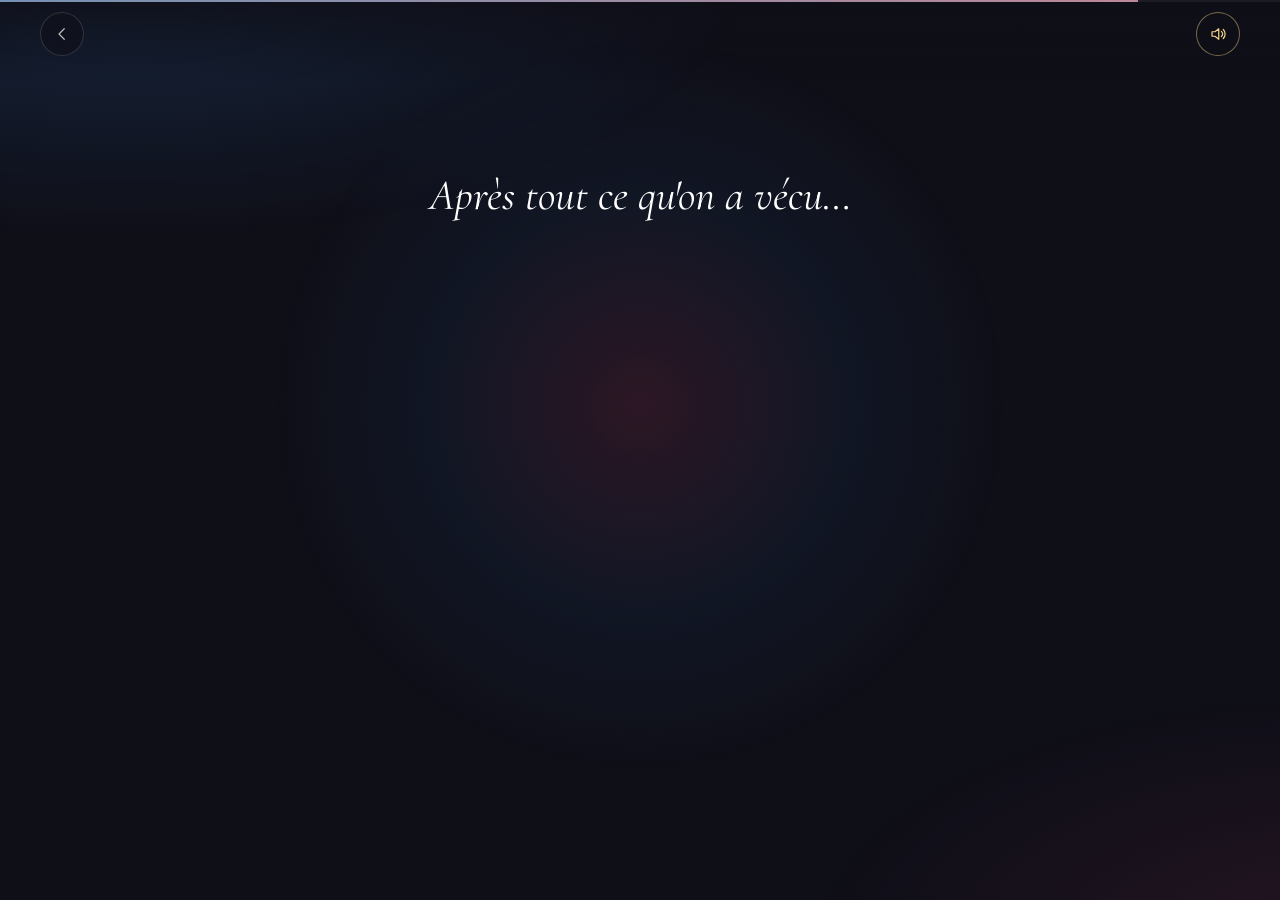
<file: question.html>
<!doctype html>
<html lang="fr">
<head>
    <meta charset="utf-8">
    <meta name="viewport" content="width=device-width, initial-scale=1, viewport-fit=cover">
    <meta name="theme-color" content="#0F0F18">
    <meta name="robots" content="noindex, nofollow">
    <link rel="icon" href="data:image/svg+xml,%3Csvg xmlns=%27http://www.w3.org/2000/svg%27 viewBox=%270 0 100 100%27%3E%3Ctext y=%27.9em%27 font-size=%2790%27%3E%F0%9F%92%99%3C/text%3E%3C/svg%3E">
    <title>Notre histoire — Une question</title>
    <link rel="preconnect" href="https://fonts.googleapis.com">
    <link rel="preconnect" href="https://fonts.gstatic.com" crossorigin>
    <link rel="stylesheet" href="https://fonts.googleapis.com/css2?family=Cormorant+Garamond:ital,wght@0,400;0,500;1,400;1,500&family=Manrope:wght@300;400;500&display=swap">
    <link rel="stylesheet" href="css/style.css">
    <link rel="stylesheet" href="css/animations.css">
    <link rel="stylesheet" href="css/question.css">
    <script>document.documentElement.classList.add("js");</script>
</head>
<!-- Piano pendant le texte ; js/question.js coupe la musique avant la question. -->
<body data-page="question" data-music="piano">
    <div class="voile" aria-hidden="true"></div>

    <main class="scene question">
        <div class="question__halo" aria-hidden="true"></div>

        <div class="contenu question__texte" id="texte">
            <!-- Trois écrans qui s'enchaînent seuls (js/question.js). -->
            <div class="question__groupe" data-groupe>
                <p class="grand reveal" data-manuel data-pause="2400">Après tout ce qu'on a vécu…</p>
                <ul class="question__liste">
                    <li class="doux reveal" data-manuel data-pause="1300">après les rencontres,</li>
                    <li class="doux reveal" data-manuel data-pause="1300">les discussions,</li>
                    <li class="doux reveal" data-manuel data-pause="1300">les rires,</li>
                    <li class="doux reveal" data-manuel data-pause="1300">le bal,</li>
                    <li class="doux reveal" data-manuel data-pause="1300">les complications,</li>
                    <li class="doux reveal" data-manuel data-pause="1800">les moments où je ne savais plus quoi faire,</li>
                    <li class="doux reveal" data-manuel data-pause="2600">et tous ces petits fragments de toi que j'ai appris à aimer…</li>
                </ul>
                <p class="grand reveal" data-manuel data-pause="3000">j'aimerais simplement savoir une chose.</p>
            </div>

            <div class="question__groupe" data-groupe hidden>
                <p class="grand reveal" data-manuel data-pause="2200">Veux-tu être…</p>
                <ul class="question__liste">
                    <li class="doux reveal" data-manuel data-pause="1900">ma complice dans les petites choses&nbsp;?</li>
                    <li class="doux reveal" data-manuel data-pause="1900">ma partenaire dans les grandes&nbsp;?</li>
                    <li class="doux reveal" data-manuel data-pause="1900">celle avec qui je peux rire de tout&nbsp;?</li>
                    <li class="doux reveal" data-manuel data-pause="1900">celle à qui je peux me confier&nbsp;?</li>
                    <li class="doux reveal" data-manuel data-pause="3000">celle avec qui j'aimerais écrire la suite de cette histoire&nbsp;?</li>
                </ul>
            </div>

            <div class="question__groupe" data-groupe hidden>
                <p class="grand reveal" data-manuel data-pause="2000">…</p>
                <h1 class="question__titre reveal reveal--flou" data-manuel data-pause="1400">Veux-tu être ma copine&nbsp;? ❤️</h1>
            </div>
        </div>

        <!-- Petit visage : de plus en plus triste à chaque NON. -->
        <div class="humeur reveal" id="humeur" data-manuel aria-hidden="true" hidden>🥰</div>

        <div class="reponses reveal" id="reponses" data-manuel hidden>
            <button class="btn btn--plein reponses__oui" type="button" id="oui">OUI ❤️</button>
            <button class="btn reponses__non" type="button" id="non">NON</button>
        </div>
        <p class="sr-only" id="annonce" aria-live="polite"></p>

        <!-- Fausse barre de chargement avant d'accepter le NON. -->
        <div class="chargement" id="chargement" role="dialog" aria-modal="true" aria-labelledby="chargementTexte" hidden>
            <div class="chargement__boite">
                <p class="chargement__texte" id="chargementTexte" aria-live="polite">Traitement de ton refus…</p>
                <div class="chargement__barre" aria-hidden="true"><span id="chargementBarre"></span></div>
                <p class="chargement__pourcent" id="chargementPourcent">0 %</p>
                <button class="btn btn--plein" type="button" id="changerAvis">Finalement… OUI ❤️</button>
            </div>
        </div>

        <!-- Si elle choisit vraiment NON : un message respectueux, sans pression. -->
        <div class="contenu respect" id="respect" hidden>
            <p class="grand reveal" data-manuel data-pause="1800">D'accord.</p>
            <p class="doux reveal" data-manuel data-pause="1800">Merci d'avoir lu jusqu'ici, vraiment.<br>Ce que j'ai écrit reste vrai.</p>
            <p class="doux reveal" data-manuel data-pause="1800">Je respecte ta réponse.<br>Et je serai toujours là si tu as besoin de moi. ❤️</p>
            <div class="suite reveal" data-manuel>
                <!-- Visible seulement si CONFIG.whatsapp.numero est rempli -->
                <div data-si-whatsapp>
                    <a class="btn" data-whatsapp="messageNon" href="#">Me répondre sur WhatsApp</a>
                </div>
                <a class="btn" href="index.html">Revoir l'histoire depuis le début</a>
            </div>
        </div>
    </main>

    <script src="js/config.js" defer></script>
    <script src="js/animations.js" defer></script>
    <script src="js/audio.js" defer></script>
    <script src="js/navigation.js" defer></script>
    <script src="js/main.js" defer></script>
    <script src="js/question.js" defer></script>
</body>
</html>
</file>
<file: css/style.css>
/* ==========================================================================
   STYLE COMMUN — palette, typographie, mise en page, boutons, barre.
   Pour changer les couleurs du site entier : modifie les variables :root.
   ========================================================================== */

:root {
    /* Palette */
    --nuit: #0F0F18;
    --blanc: #FFFFFF;
    --rose: #FF4F81;
    --rose-doux: #FFB6C9;
    --or: #F5D58A;
    --bleu: #1E3A5F;
    --bleu-clair: #9CC3EE;            /* version lisible du bleu pour du texte sur fond sombre */

    --texte-doux: rgba(255, 255, 255, 0.72);
    --texte-discret: rgba(255, 255, 255, 0.5);
    --trait: rgba(255, 255, 255, 0.14);

    /* Typographie */
    --police-titre: "Cormorant Garamond", "Cormorant", Georgia, "Times New Roman", serif;
    --police-texte: "Manrope", system-ui, -apple-system, "Segoe UI", Roboto, sans-serif;

    /* Rythme */
    --gouttiere: clamp(16px, 6vw, 40px);
    --largeur-texte: 34rem;
    --ease: cubic-bezier(0.22, 0.61, 0.36, 1);
    --duree-reveal: 1.1s;
}

*,
*::before,
*::after { box-sizing: border-box; }

html {
    background: var(--nuit);
    -webkit-text-size-adjust: 100%;
    text-size-adjust: 100%;
    overflow-x: hidden;
}

body {
    margin: 0;
    min-height: 100vh;
    color: var(--blanc);
    font-family: var(--police-texte);
    font-weight: 300;
    font-size: clamp(1.02rem, 0.96rem + 0.35vw, 1.15rem);
    line-height: 1.75;
    overflow-x: hidden;
    -webkit-font-smoothing: antialiased;
    -webkit-tap-highlight-color: transparent;
}

/* Lueurs d'ambiance (bleu discret en haut, rose très léger en bas). */
body::before {
    content: "";
    position: fixed;
    inset: 0;
    z-index: -1;
    pointer-events: none;
    background:
        radial-gradient(70% 45% at 10% -5%, rgba(30, 58, 95, 0.55), transparent 70%),
        radial-gradient(60% 40% at 105% 105%, rgba(255, 79, 129, 0.09), transparent 70%);
}

img, video, svg { max-width: 100%; }
img, video { display: block; }

p { margin: 0 0 1.1em; }
strong { font-weight: 500; }

a { color: var(--rose-doux); }

h1, h2, h3 {
    font-family: var(--police-titre);
    font-weight: 500;
    line-height: 1.12;
    margin: 0.3em 0 0.6em;
    letter-spacing: 0.005em;
    text-wrap: balance;
}
h1 { font-size: clamp(2.4rem, 9vw, 4.4rem); }
h2 { font-size: clamp(2rem, 7.5vw, 3.2rem); }
h3 { font-size: clamp(1.4rem, 5vw, 1.9rem); }

/* --------------------------------------------------------------------------
   Scènes : chaque « plan » du film occupe au moins un écran.
   -------------------------------------------------------------------------- */
.scene {
    position: relative;
    min-height: 100vh;
    min-height: 100svh;
    display: flex;
    flex-direction: column;
    justify-content: center;
    align-items: center;
    padding: 5.5rem var(--gouttiere);
    text-align: center;
}
.scene--libre { min-height: auto; padding-block: 4.5rem; }

.contenu {
    width: 100%;
    max-width: var(--largeur-texte);
    margin-inline: auto;
}

.chapitre {
    display: inline-block;
    font-size: 0.72rem;
    font-weight: 500;
    letter-spacing: 0.32em;
    text-transform: uppercase;
    color: var(--or);
    opacity: 0.85;
    margin-bottom: 0.4rem;
}

.grand {
    font-family: var(--police-titre);
    font-style: italic;
    font-weight: 400;
    font-size: clamp(1.75rem, 6.6vw, 2.7rem);
    line-height: 1.28;
    text-wrap: balance;
}
.enorme {
    font-family: var(--police-titre);
    font-weight: 500;
    font-size: clamp(3rem, 15vw, 6rem);
    line-height: 1.05;
    margin: 0.2em 0;
}
.doux { color: var(--texte-doux); }
.discret { color: var(--texte-discret); font-size: 0.9em; }
.rose { color: var(--rose-doux); }
.or { color: var(--or); }
.bleu { color: var(--bleu-clair); }

/* Lignes qui apparaissent l'une après l'autre. */
.lignes > * { margin-bottom: 0.9em; }
.lignes > .grand { margin-block: 0.8em; }

.separateur {
    width: 2.5rem;
    height: 1px;
    margin: 2.5rem auto;
    border: 0;
    background: linear-gradient(90deg, transparent, var(--or), transparent);
    opacity: 0.6;
}

/* Photo discrète dans le récit */
.souvenir {
    margin: 2.5rem auto 0;
    max-width: 18rem;
}
.souvenir img {
    width: 100%;
    height: auto;
    border-radius: 14px;
    filter: saturate(0.9);
    box-shadow: 0 20px 50px -20px rgba(0, 0, 0, 0.8);
}
.souvenir figcaption {
    margin-top: 0.8rem;
    font-family: var(--police-titre);
    font-style: italic;
    color: var(--texte-doux);
}

/* --------------------------------------------------------------------------
   Boutons
   -------------------------------------------------------------------------- */
.btn {
    display: inline-flex;
    align-items: center;
    justify-content: center;
    gap: 0.6em;
    min-height: 48px;
    min-width: 48px;
    padding: 0.8rem 1.7rem;
    border: 1px solid rgba(255, 255, 255, 0.28);
    border-radius: 999px;
    background: rgba(255, 255, 255, 0.04);
    color: var(--blanc);
    font: inherit;
    font-weight: 400;
    font-size: 0.98rem;
    letter-spacing: 0.06em;
    text-decoration: none;
    cursor: pointer;
    touch-action: manipulation;
    user-select: none;
    -webkit-user-select: none;
    transition: background 0.4s var(--ease), border-color 0.4s var(--ease), transform 0.4s var(--ease), opacity 0.4s var(--ease);
}
.btn:hover { border-color: var(--rose-doux); background: rgba(255, 79, 129, 0.08); }
.btn:active { transform: scale(0.97); }
.btn[disabled] { opacity: 0.45; cursor: default; }

.btn--plein {
    background: var(--rose);
    border-color: var(--rose);
    font-weight: 500;
    box-shadow: 0 10px 40px -12px rgba(255, 79, 129, 0.7);
}
.btn--plein:hover { background: #ff6a95; border-color: #ff6a95; }

.btn__fleche { transition: transform 0.4s var(--ease); }
.btn:hover .btn__fleche { transform: translateX(4px); }

:focus-visible {
    outline: 2px solid var(--or);
    outline-offset: 4px;
    border-radius: 6px;
}
.btn:focus-visible { border-radius: 999px; }

.suite {
    display: flex;
    flex-direction: column;
    align-items: center;
    gap: 0.9rem;
    margin-top: 2.5rem;
}

/* Indication de défilement en bas de la première scène */
.indice-scroll {
    position: absolute;
    left: 50%;
    bottom: max(1.5rem, env(safe-area-inset-bottom));
    transform: translateX(-50%);
    display: flex;
    flex-direction: column;
    align-items: center;
    gap: 0.4rem;
    font-size: 0.7rem;
    letter-spacing: 0.3em;
    text-transform: uppercase;
    color: var(--texte-discret);
}
.indice-scroll::after {
    content: "";
    width: 1px;
    height: 2.2rem;
    background: linear-gradient(var(--texte-discret), transparent);
    animation: descendre 2.4s var(--ease) infinite;
}

/* --------------------------------------------------------------------------
   Barre du haut (retour, progression, son) — créée par main.js / audio.js
   -------------------------------------------------------------------------- */
.barre {
    position: fixed;
    inset: 0 0 auto 0;
    z-index: 50;
    display: flex;
    justify-content: space-between;
    align-items: center;
    padding: max(0.75rem, env(safe-area-inset-top)) var(--gouttiere) 1.5rem;
    background: linear-gradient(rgba(15, 15, 24, 0.85), rgba(15, 15, 24, 0));
    pointer-events: none;
}
.barre > * { pointer-events: auto; }
.barre__progression {
    position: absolute;
    inset: 0 0 auto 0;
    height: 2px;
    background: rgba(255, 255, 255, 0.06);
    pointer-events: none;
}
.barre__progression span {
    display: block;
    height: 100%;
    width: calc(var(--p, 0) * 100%);
    background: linear-gradient(90deg, var(--bleu-clair), var(--rose-doux));
    opacity: 0.7;
}
.barre__bouton {
    display: grid;
    place-items: center;
    width: 44px;
    height: 44px;
    border: 1px solid var(--trait);
    border-radius: 50%;
    background: rgba(15, 15, 24, 0.55);
    -webkit-backdrop-filter: blur(8px);
    backdrop-filter: blur(8px);
    color: var(--texte-doux);
    cursor: pointer;
    text-decoration: none;
    touch-action: manipulation;
    transition: color 0.3s, border-color 0.3s, opacity 0.4s;
}
.barre__bouton:hover { color: var(--blanc); border-color: rgba(255, 255, 255, 0.35); }
.barre__bouton svg { width: 18px; height: 18px; }
.barre__espace { width: 44px; height: 44px; }

.son-toggle[hidden] { display: none; }
.son-toggle.is-attente { color: var(--or); border-color: rgba(245, 213, 138, 0.45); animation: appel 2.6s ease-in-out infinite; }
.son-toggle .icone-off { display: none; }
.son-toggle.is-muet .icone-on { display: none; }
.son-toggle.is-muet .icone-off { display: block; }

/* Petit bandeau « en ce moment » */
.en-ce-moment {
    position: fixed;
    left: 50%;
    bottom: max(1.2rem, env(safe-area-inset-bottom));
    z-index: 40;
    max-width: calc(100% - 2 * var(--gouttiere));
    padding: 0.45rem 1rem;
    border: 1px solid var(--trait);
    border-radius: 999px;
    background: rgba(15, 15, 24, 0.7);
    -webkit-backdrop-filter: blur(8px);
    backdrop-filter: blur(8px);
    color: var(--texte-doux);
    font-size: 0.78rem;
    letter-spacing: 0.04em;
    white-space: nowrap;
    overflow: hidden;
    text-overflow: ellipsis;
    opacity: 0;
    transform: translate(-50%, 10px);
    transition: opacity 0.8s var(--ease), transform 0.8s var(--ease);
    pointer-events: none;
}
.en-ce-moment.is-visible { opacity: 1; transform: translate(-50%, 0); }

/* --------------------------------------------------------------------------
   Voile de transition entre les pages
   -------------------------------------------------------------------------- */
.voile {
    position: fixed;
    inset: 0;
    z-index: 100;
    background: var(--nuit);
    pointer-events: none;
    opacity: 0;
    transition: opacity 0.7s var(--ease);
    animation: voile-entree 1s var(--ease) both;
}
body.is-leaving .voile { opacity: 1; animation: none; }

/* --------------------------------------------------------------------------
   Apparitions (reveal) — seulement quand JS est actif
   -------------------------------------------------------------------------- */
.js .reveal {
    opacity: 0;
    transform: translateY(14px);
    transition:
        opacity var(--duree-reveal) var(--ease) var(--d, 0s),
        transform var(--duree-reveal) var(--ease) var(--d, 0s),
        filter var(--duree-reveal) var(--ease) var(--d, 0s);
}
.js .reveal--flou { filter: blur(6px); }
.js .reveal.is-visible { opacity: 1; transform: none; filter: none; }

[hidden] { display: none !important; }

.sr-only {
    position: absolute !important;
    width: 1px; height: 1px;
    padding: 0; margin: -1px;
    overflow: hidden;
    clip: rect(0 0 0 0);
    white-space: nowrap;
    border: 0;
}

/* --------------------------------------------------------------------------
   Cupidon : une flèche discrète qui traverse l'écran
   -------------------------------------------------------------------------- */
.cupidon {
    width: 100%;
    max-width: 22rem;
    height: 28px;
    margin: 1.5rem auto;
    overflow: hidden;
    color: var(--or);
}
.cupidon svg { width: 120px; height: 24px; display: block; margin-inline: auto; transform: translateX(-60vw); opacity: 0; }
.cupidon.is-visible svg { animation: fleche 1.6s var(--ease) 0.2s forwards; }

/* --------------------------------------------------------------------------
   Mouvement réduit : on garde tout lisible, sans déplacement.
   -------------------------------------------------------------------------- */
@media (prefers-reduced-motion: reduce) {
    *, *::before, *::after {
        animation-duration: 0.001ms !important;
        animation-iteration-count: 1 !important;
        transition-duration: 0.001ms !important;
        scroll-behavior: auto !important;
    }
    .js .reveal, .js .reveal--flou { transform: none; filter: none; }
    .cupidon svg { transform: none; opacity: 1; }
}
</file>
<file: css/animations.css>
/* ==========================================================================
   ANIMATIONS — keyframes partagées. Toutes sont neutralisées par
   prefers-reduced-motion (voir fin de style.css).
   ========================================================================== */

@keyframes voile-entree {
    from { opacity: 1; }
    to   { opacity: 0; }
}

@keyframes descendre {
    0%   { transform: scaleY(0); transform-origin: top; opacity: 0; }
    40%  { transform: scaleY(1); transform-origin: top; opacity: 1; }
    100% { transform: scaleY(1); transform-origin: top; opacity: 0; }
}

/* Flèche de Cupidon */
@keyframes fleche {
    0%   { transform: translateX(-60vw); opacity: 0; }
    15%  { opacity: 1; }
    80%  { transform: translateX(6px); }
    100% { transform: translateX(0); opacity: 1; }
}

/* Bouton son qui invite doucement à être touché */
@keyframes appel {
    0%, 100% { box-shadow: 0 0 0 0 rgba(245, 213, 138, 0); }
    50%      { box-shadow: 0 0 0 8px rgba(245, 213, 138, 0.12); }
}

/* Particules (poussière de lumière) */
@keyframes flotter {
    0%   { transform: translate3d(0, 0, 0); opacity: 0; }
    20%  { opacity: var(--o, 0.6); }
    80%  { opacity: var(--o, 0.6); }
    100% { transform: translate3d(var(--dx, 10px), -60px, 0); opacity: 0; }
}

/* Lueur qui respire */
@keyframes respirer {
    0%, 100% { opacity: 0.55; transform: scale(1); }
    50%      { opacity: 0.9;  transform: scale(1.06); }
}

/* Lumières du bal */
@keyframes deriver {
    0%, 100% { transform: translate3d(0, 0, 0); }
    50%      { transform: translate3d(var(--dx, 12px), var(--dy, -18px), 0); }
}

/* Bulles de rumeurs */
@keyframes bulle {
    0%, 100% { transform: translateY(0); }
    50%      { transform: translateY(-5px); }
}

/* Battement très léger (cœur, révélation) */
@keyframes battre {
    0%, 100% { transform: scale(1); }
    50%      { transform: scale(1.05); }
}

/* Apparition simple */
@keyframes apparaitre {
    from { opacity: 0; transform: translateY(10px); }
    to   { opacity: 1; transform: none; }
}

/* Particule de lumière (poussière) générée par animations.js */
.particule {
    position: absolute;
    width: var(--t, 3px);
    height: var(--t, 3px);
    border-radius: 50%;
    background: var(--c, var(--or));
    box-shadow: 0 0 8px var(--c, var(--or));
    pointer-events: none;
    animation: flotter var(--duree, 9s) linear var(--delai, 0s) infinite;
    opacity: 0;
}
.particules {
    position: absolute;
    inset: 0;
    overflow: hidden;
    pointer-events: none;
}
</file>
<file: css/accueil.css>
/* Accueil — un seuil, très peu de mots. */

.accueil { overflow: hidden; }

.accueil__halo {
    position: absolute;
    left: 50%;
    top: 50%;
    width: min(120vw, 44rem);
    aspect-ratio: 1;
    translate: -50% -50%;
    border-radius: 50%;
    background: radial-gradient(circle, rgba(30, 58, 95, 0.55) 0%, rgba(30, 58, 95, 0.12) 45%, transparent 70%);
    animation: respirer 9s ease-in-out infinite;
    pointer-events: none;
}

.accueil .contenu { position: relative; }

.accueil__seuil .grand { font-size: clamp(2rem, 8vw, 3.2rem); }

.accueil__seuil {
    transition: opacity 0.9s var(--ease), filter 0.9s var(--ease);
}
.accueil__seuil.is-sortie { opacity: 0; filter: blur(6px); }
</file>
<file: css/bal.css>
/* Le bal — le chapitre le plus lumineux : or, chaleur, lumières floues. */

body[data-page="bal"]::before {
    background:
        radial-gradient(80% 50% at 50% -10%, rgba(245, 213, 138, 0.12), transparent 70%),
        radial-gradient(70% 45% at 0% 100%, rgba(30, 58, 95, 0.45), transparent 70%),
        radial-gradient(60% 40% at 100% 60%, rgba(255, 79, 129, 0.08), transparent 70%);
}

/* Lumières de salle (dégradés, pas de filtre blur : léger pour le téléphone) */
.lumieres {
    position: fixed;
    inset: 0;
    z-index: -1;
    overflow: hidden;
    pointer-events: none;
}
.lumieres span {
    position: absolute;
    left: var(--x);
    top: var(--y);
    width: var(--s);
    height: var(--s);
    translate: -50% -50%;
    border-radius: 50%;
    background: radial-gradient(circle, var(--c) 0%, transparent 70%);
    animation: deriver 14s ease-in-out infinite;
}
.lumieres span:nth-child(2n) { animation-duration: 18s; animation-delay: -4s; }
.lumieres span:nth-child(3n) { animation-duration: 22s; animation-delay: -9s; }

.bal-titre {
    font-style: italic;
    font-weight: 400;
    font-size: clamp(4rem, 20vw, 8rem);
    color: var(--or);
    text-shadow: 0 0 50px rgba(245, 213, 138, 0.25);
    margin-block: 0.1em;
}

/* Fausse invitation du 14 septembre */
.invitation {
    width: min(100%, 20rem);
    margin: 2.5rem auto 0;
    padding: 2rem 1.5rem 1.6rem;
    border: 1px solid rgba(245, 213, 138, 0.45);
    border-radius: 4px;
    outline: 1px solid rgba(245, 213, 138, 0.2);
    outline-offset: 6px;
    background: linear-gradient(170deg, rgba(245, 213, 138, 0.07), rgba(15, 15, 24, 0.3));
    text-align: center;
}
.invitation p { margin: 0; }
.invitation__sur {
    font-size: 0.7rem;
    letter-spacing: 0.35em;
    text-transform: uppercase;
    color: var(--or);
}
.invitation__date {
    font-family: var(--police-titre);
    font-style: italic;
    font-size: clamp(2.2rem, 10vw, 3rem);
    line-height: 1.2;
    margin: 0.5rem 0 !important;
}
.invitation__sous { color: var(--texte-doux); font-size: 0.92rem; }
.invitation__note {
    margin-top: 1.2rem !important;
    color: var(--texte-discret);
    font-size: 0.8rem;
}

/* Aparté du DJ */
.aparte {
    margin-bottom: 2.5rem;
    padding: 1.6rem 1.3rem;
    border-left: 2px solid var(--rose);
    background: rgba(255, 79, 129, 0.05);
    border-radius: 0 14px 14px 0;
    text-align: left;
}
.aparte .grand { margin: 0.3rem 0 0; font-size: clamp(1.45rem, 5.5vw, 2rem); }

.phrase-refusee blockquote {
    margin: 0.8em 0;
    color: var(--rose-doux);
}
</file>
<file: css/camp.css>
/* Camp — l'attente, les « Non. », puis Cupidon. */

.demande .btn { margin-top: 1.2rem; }

.reponses-camp {
    list-style: none;
    margin: 2rem 0 0;
    padding: 0;
    min-height: 6rem;
}
.reponses-camp li {
    font-family: var(--police-titre);
    font-size: clamp(1.5rem, 6vw, 2rem);
    font-style: italic;
    color: var(--texte-doux);
    line-height: 1.5;
}
/* Chaque « Non » un peu plus petit, un peu plus las. */
.reponses-camp li:nth-child(2) { opacity: 0.85; }
.reponses-camp li:nth-child(3) { opacity: 0.7; }
.reponses-camp li:last-child  { color: var(--rose-doux); }

.demande.is-terminee .btn { opacity: 0; pointer-events: none; }

/* La révélation */
.frappe { overflow: hidden; }
.frappe::before {
    content: "";
    position: absolute;
    left: 50%;
    top: 62%;
    width: min(110vw, 40rem);
    aspect-ratio: 1;
    translate: -50% -50%;
    border-radius: 50%;
    background: radial-gradient(circle, rgba(245, 213, 138, 0.14), transparent 65%);
    pointer-events: none;
}
.frappe__revelation { color: var(--blanc); text-shadow: 0 0 40px rgba(245, 213, 138, 0.35); }
</file>
<file: css/declaration.css>
/* Déclaration — le 20 juillet, les complications, pourquoi je continue. */

/* Date du 20 juillet, comme une page de calendrier */
.calendrier {
    display: inline-flex;
    flex-direction: column;
    align-items: center;
    width: 9.5rem;
    margin: 0 auto 2.5rem;
    border-radius: 18px;
    overflow: hidden;
    border: 1px solid rgba(156, 195, 238, 0.3);
    background: rgba(30, 58, 95, 0.3);
    box-shadow: 0 25px 60px -25px rgba(30, 58, 95, 0.9);
}
.calendrier__jour {
    width: 100%;
    padding: 0.45rem 0;
    background: var(--bleu);
    font-size: 0.75rem;
    letter-spacing: 0.3em;
    text-transform: uppercase;
    color: var(--bleu-clair);
}
.calendrier__num {
    font-family: var(--police-titre);
    font-size: 4.2rem;
    line-height: 1;
    padding-top: 0.6rem;
}
.calendrier__mois {
    padding-bottom: 0.9rem;
    font-family: var(--police-titre);
    font-style: italic;
    font-size: 1.3rem;
    color: var(--texte-doux);
}

/* Le mardi : quelques bulles de rumeurs */
.rumeurs {
    display: flex;
    flex-wrap: wrap;
    justify-content: center;
    gap: 0.6rem;
    margin: 2rem 0 2.5rem;
}
.rumeurs span {
    padding: 0.45rem 0.9rem;
    border-radius: 16px 16px 16px 4px;
    background: rgba(255, 255, 255, 0.06);
    border: 1px solid var(--trait);
    font-size: 0.85rem;
    color: var(--texte-doux);
}
.rumeurs span.is-visible { animation: bulle 4s ease-in-out infinite; }
.rumeurs span:nth-child(2n).is-visible { animation-delay: -1.5s; border-radius: 16px 16px 4px 16px; }

/* Listes simples, centrées */
.entourage,
.souhaits {
    list-style: none;
    padding: 0;
    margin: 1rem 0 2rem;
}
.entourage li,
.souhaits li {
    font-family: var(--police-titre);
    font-style: italic;
    font-size: clamp(1.35rem, 5.4vw, 1.8rem);
    line-height: 1.5;
}

.confiance { --duree-reveal: 1.6s; }

/* L'aveu */
.aveu { overflow: hidden; }
.aveu::before {
    content: "";
    position: absolute;
    left: 50%;
    top: 50%;
    width: min(120vw, 42rem);
    aspect-ratio: 1;
    translate: -50% -50%;
    border-radius: 50%;
    background: radial-gradient(circle, rgba(255, 79, 129, 0.13), rgba(30, 58, 95, 0.12) 45%, transparent 70%);
    pointer-events: none;
}
.aveu__texte {
    position: relative;
    font-family: var(--police-titre);
    font-style: italic;
    font-size: clamp(2.6rem, 11vw, 4.6rem);
    line-height: 1.12;
    margin: 0;
    text-wrap: balance;
    --duree-reveal: 2.2s;
}
</file>
<file: css/elle.css>
/* Elle — ce que j'ai trouvé en toi, « Je te connais ». */

.raisons {
    list-style: none;
    margin: 0 auto 2.5rem;
    padding: 0;
}
.raisons li {
    font-family: var(--police-titre);
    font-size: clamp(1.5rem, 6vw, 2.2rem);
    font-style: italic;
    line-height: 1.3;
    padding: 0.55rem 0;
}
.raisons li + li { border-top: 1px solid rgba(255, 255, 255, 0.06); }

/* ---------- Cartes « Je te connais » ---------- */
.connais {
    display: flex;
    flex-direction: column;
    gap: 1rem;
    margin-top: 2.5rem;
    text-align: left;
}

.devine {
    position: relative;
    border: 1px solid var(--trait);
    border-radius: 18px;
    background:
        linear-gradient(160deg, rgba(30, 58, 95, 0.35), rgba(15, 15, 24, 0.2) 60%);
    overflow: hidden;
}

.devine__bouton {
    display: block;
    width: 100%;
    min-height: 56px;
    padding: 1.2rem 1.3rem;
    border: 0;
    background: transparent;
    color: var(--texte-doux);
    font: inherit;
    text-align: left;
    cursor: pointer;
    touch-action: manipulation;
}
.devine__bouton:focus-visible { outline-offset: -4px; border-radius: 16px; }

.devine__indice {
    display: flex;
    align-items: center;
    gap: 0.5rem;
    margin-top: 0.7rem;
    font-size: 0.72rem;
    letter-spacing: 0.25em;
    text-transform: uppercase;
    color: var(--or);
}
.devine__indice::before {
    content: "";
    width: 6px;
    height: 6px;
    border-radius: 50%;
    background: currentColor;
    animation: battre 1.8s ease-in-out infinite;
}

.devine__reponse {
    display: grid;
    grid-template-rows: 0fr;
    transition: grid-template-rows 0.9s var(--ease);
}
.devine__reponse > div { overflow: hidden; }
.devine__reponse p {
    margin: 0;
    padding: 0 1.3rem 1.3rem;
}
.devine__valeur {
    font-family: var(--police-titre);
    font-size: clamp(1.7rem, 7vw, 2.3rem);
    line-height: 1.2;
    color: var(--blanc);
    overflow-wrap: anywhere;
}
.devine__note { color: var(--texte-discret); font-size: 0.9rem; }

.devine.is-revelee .devine__reponse { grid-template-rows: 1fr; }
.devine.is-revelee .devine__indice { display: none; }
.devine.is-revelee .devine__bouton { cursor: default; }
.devine.is-revelee { border-color: rgba(156, 195, 238, 0.35); }

.connais-fin { margin-top: 3.5rem; }
</file>
<file: css/fragments.css>
/* Fragments — une pellicule verticale de souvenirs. */

.pellicule {
    display: flex;
    flex-direction: column;
    align-items: center;
    gap: clamp(3.5rem, 12vh, 7rem);
    padding: 2rem var(--gouttiere) 4rem;
}

.fragment {
    width: 100%;
    max-width: 26rem;
    margin: 0;
    text-align: center;
}
.fragment[data-qui="moi"] { max-width: 20rem; }   /* ses photos à lui : un peu plus discrètes */

.fragment__cadre {
    position: relative;
    width: 100%;
    aspect-ratio: var(--ratio, 9 / 16);
    max-height: 78vh;
    max-height: 78svh;
    margin-inline: auto;
    border-radius: 18px;
    overflow: hidden;
    background: #07070c;
    box-shadow:
        0 30px 70px -30px rgba(0, 0, 0, 0.9),
        0 0 0 1px rgba(255, 255, 255, 0.06);
}
/* Quand la hauteur est limitée, la largeur suit le ratio pour ne rien déformer. */
@supports (aspect-ratio: 1) {
    .fragment__cadre { width: min(100%, calc(78svh * var(--ratio, 9 / 16))); }
}
.fragment__cadre.is-paysage { width: 100%; }

.fragment[data-qui="elle"] .fragment__cadre {
    box-shadow:
        0 30px 70px -30px rgba(0, 0, 0, 0.9),
        0 0 0 1px rgba(156, 195, 238, 0.18),
        0 0 60px -20px rgba(30, 58, 95, 0.9);
}

.fragment__media {
    width: 100%;
    height: 100%;
    object-fit: contain;         /* jamais de visage déformé ni coupé */
    background: #07070c;
}

/* Bouton lecture/pause qui couvre la vidéo */
.fragment__lecture {
    position: absolute;
    inset: 0;
    display: grid;
    place-items: center;
    border: 0;
    padding: 0;
    background: transparent;
    color: var(--blanc);
    cursor: pointer;
    touch-action: manipulation;
}
.fragment__lecture:focus-visible { outline-offset: -6px; border-radius: 16px; }
.fragment__icone {
    display: grid;
    place-items: center;
    width: 64px;
    height: 64px;
    border-radius: 50%;
    background: rgba(15, 15, 24, 0.55);
    border: 1px solid rgba(255, 255, 255, 0.3);
    -webkit-backdrop-filter: blur(6px);
    backdrop-filter: blur(6px);
    transition: opacity 0.5s var(--ease), transform 0.5s var(--ease);
}
.fragment__icone svg { width: 26px; height: 26px; margin-left: 3px; }
.is-lecture .fragment__icone { opacity: 0; transform: scale(0.9); }

/* Bouton son */
.fragment__son {
    position: absolute;
    right: 0.7rem;
    bottom: 0.7rem;
    min-height: 40px;
    padding: 0.4rem 0.9rem;
    border: 1px solid rgba(255, 255, 255, 0.25);
    border-radius: 999px;
    background: rgba(15, 15, 24, 0.6);
    -webkit-backdrop-filter: blur(6px);
    backdrop-filter: blur(6px);
    color: var(--blanc);
    font: inherit;
    font-size: 0.8rem;
    cursor: pointer;
    touch-action: manipulation;
}
.fragment__son[aria-pressed="true"] { border-color: var(--rose-doux); }

.fragment__legende {
    margin-top: 1.1rem;
    font-family: var(--police-titre);
    font-style: italic;
    font-size: clamp(1.25rem, 5vw, 1.6rem);
    line-height: 1.35;
    color: var(--texte-doux);
}
</file>
<file: css/histoire.css>
/* Histoire — le commencement, l'interlude « Dadju malhonnête », les excuses, la petite sœur. */

.malhonnete h2 em {
    font-style: italic;
    color: var(--rose-doux);
}

/* L'interlude humoristique a une lueur rose un peu plus présente. */
.malhonnete::before {
    content: "";
    position: absolute;
    inset: 15% 0;
    background: radial-gradient(50% 50% at 50% 50%, rgba(255, 79, 129, 0.08), transparent 70%);
    pointer-events: none;
}

/* Les scènes calmes : plus d'air, plus lent. */
.calme { --duree-reveal: 1.6s; }
.calme .lignes > * { margin-bottom: 1.3em; }
</file>
<file: css/oui.css>
/* Oui — la célébration, puis l'épilogue. */

.scene-oui { overflow: hidden; }

.oui__lumiere {
    position: absolute;
    left: 50%;
    top: 42%;
    width: min(140vw, 50rem);
    aspect-ratio: 1;
    translate: -50% -50%;
    border-radius: 50%;
    background: radial-gradient(circle,
        rgba(255, 79, 129, 0.22) 0%,
        rgba(245, 213, 138, 0.10) 35%,
        rgba(30, 58, 95, 0.18) 55%,
        transparent 72%);
    animation: respirer 7s ease-in-out infinite;
    pointer-events: none;
}

.plateau {
    position: relative;
    min-height: 16rem;
    display: grid;
    align-items: center;
}

.groupe { transition: opacity 0.8s var(--ease), filter 0.8s var(--ease); }
.groupe.is-sortie { opacity: 0; filter: blur(6px); }
.groupe > * { margin-bottom: 0.9em; }

.oui__titre {
    font-family: var(--police-titre);
    font-weight: 500;
    font-size: clamp(2.4rem, 11vw, 5rem);
    letter-spacing: 0.06em;
    line-height: 1.1;
    background: linear-gradient(100deg, var(--blanc) 20%, var(--rose-doux) 50%, var(--or) 80%);
    -webkit-background-clip: text;
    background-clip: text;
    color: transparent;
    --duree-reveal: 1.8s;
}

.oui__date {
    font-family: var(--police-titre);
    font-style: italic;
    font-size: clamp(2.4rem, 11vw, 4rem);
    line-height: 1.15;
    color: var(--or);
}

.oui__signature {
    font-family: var(--police-titre);
    font-style: italic;
    font-size: clamp(2rem, 9vw, 3.4rem);
    line-height: 1.2;
    color: var(--rose-doux);
    margin-top: 0.8em;
    --duree-reveal: 2s;
}

.oui__actions {
    position: relative;
    min-height: 48px;
    margin-top: 2rem;
}
.oui__actions .btn { animation: apparaitre 0.8s var(--ease) both; }

.lien-discret {
    color: var(--texte-discret);
    font-size: 0.85rem;
    text-underline-offset: 4px;
    padding: 0.8rem;
}
.lien-discret:hover { color: var(--texte-doux); }
</file>
<file: css/question.css>
/* Question — le moment le plus simple, et le plus important. */

.question { overflow: hidden; }

.question__halo {
    position: absolute;
    left: 50%;
    top: 45%;
    width: min(130vw, 46rem);
    aspect-ratio: 1;
    translate: -50% -50%;
    border-radius: 50%;
    background: radial-gradient(circle, rgba(255, 79, 129, 0.12) 0%, rgba(30, 58, 95, 0.18) 40%, transparent 70%);
    animation: respirer 8s ease-in-out infinite;
    pointer-events: none;
    transition: background 1s var(--ease);
}
body.is-oui .question__halo {
    background: radial-gradient(circle, rgba(255, 79, 129, 0.35) 0%, rgba(245, 213, 138, 0.12) 40%, transparent 70%);
}

.question__texte,
.reponses,
.respect { position: relative; }

.question__groupe {
    transition: opacity 0.9s var(--ease), filter 0.9s var(--ease);
}

.question__liste {
    list-style: none;
    margin: 1.2rem 0 1.6rem;
    padding: 0;
    display: grid;
    gap: 0.55rem;
}
.question__liste li { margin: 0; }

.question__titre {
    font-style: italic;
    font-weight: 500;
    font-size: clamp(2.4rem, 10.5vw, 4.4rem);
    margin-top: 0.6em;
    --duree-reveal: 1.8s;
}

.question__texte,
.reponses {
    transition: opacity 0.9s var(--ease), filter 0.9s var(--ease);
}
.is-sortie { opacity: 0 !important; filter: blur(6px); }

/* Zone de réponse : assez d'espace pour que NON se promène sans sortir. */
.reponses {
    width: 100%;
    max-width: 24rem;
    height: 13rem;
    margin-top: 2.5rem;
    display: flex;
    flex-wrap: wrap;
    justify-content: center;
    align-content: flex-start;
    gap: 1rem;
}

/* Petit visage au-dessus des réponses. */
.humeur {
    position: relative;
    margin-top: 1.8rem;
    font-size: clamp(3rem, 14vw, 4.2rem);
    line-height: 1;
}
.humeur.is-change { animation: humeur-pop 0.45s var(--ease); }
@keyframes humeur-pop {
    0%   { transform: scale(0.6); }
    60%  { transform: scale(1.18); }
    100% { transform: scale(1); }
}

/* L'écran tremble à chaque NON (propriété `translate` : n'écrase pas `transform`). */
.question.is-secoue { animation: secouer 0.4s ease-in-out; }
@keyframes secouer {
    0%, 100% { translate: 0 0; }
    20% { translate: -9px 0; }
    40% { translate: 8px 0; }
    60% { translate: -5px 0; }
    80% { translate: 4px 0; }
}

.reponses__oui {
    min-width: 8.5rem;
    font-size: 1.1rem;
    letter-spacing: 0.1em;
    /* Grossit et se déplace (échange de place) via translate/scale,
       pour ne pas gêner l'animation `battre` qui utilise transform. */
    translate: var(--x, 0px) var(--y, 0px);
    scale: var(--s, 1);
    transition: translate 0.45s var(--ease), scale 0.45s var(--ease),
                background 0.4s var(--ease), border-color 0.4s var(--ease), opacity 0.4s var(--ease);
}
.reponses__oui.is-choisi { animation: battre 0.9s ease-in-out infinite; }

.reponses__non {
    position: relative;
    z-index: 1;
    min-width: 6.5rem;
    max-width: 100%;
    white-space: normal;
    transform: translate(var(--x, 0px), var(--y, 0px)) scale(var(--s, 1));
    transition: transform 0.45s var(--ease), background 0.3s, border-color 0.3s;
}
.reponses__non:active { transform: translate(var(--x, 0px), var(--y, 0px)) scale(calc(var(--s, 1) * 0.97)); }
.reponses__non.is-resigne { border-color: rgba(255, 182, 201, 0.5); }

/* Fausse barre « Traitement de ton refus… » avant d'accepter le NON. */
.chargement {
    position: fixed;
    inset: 0;
    z-index: 200;
    display: grid;
    place-items: center;
    padding: 1.5rem var(--gouttiere);
    background: rgba(8, 8, 14, 0.75);
    -webkit-backdrop-filter: blur(6px);
    backdrop-filter: blur(6px);
}
.chargement__boite {
    width: min(100%, 22rem);
    display: grid;
    gap: 1rem;
    justify-items: center;
    padding: 1.8rem 1.5rem;
    border: 1px solid rgba(255, 255, 255, 0.14);
    border-radius: 1.2rem;
    background: rgba(255, 255, 255, 0.06);
}
.chargement__texte { margin: 0; font-size: 1.05rem; }
.chargement__barre {
    width: 100%;
    height: 10px;
    border-radius: 999px;
    background: rgba(255, 255, 255, 0.1);
    overflow: hidden;
}
.chargement__barre span {
    display: block;
    height: 100%;
    width: var(--p, 0%);
    border-radius: inherit;
    background: linear-gradient(90deg, var(--rose), var(--or));
    transition: width 0.35s var(--ease), background 0.3s;
}
.chargement.is-erreur .chargement__barre span { background: #e5484d; }
.chargement.is-erreur .chargement__texte { color: #ff8a8e; }
.chargement__pourcent {
    margin: 0;
    font-size: 0.9rem;
    opacity: 0.75;
    font-variant-numeric: tabular-nums;
}
</file>
